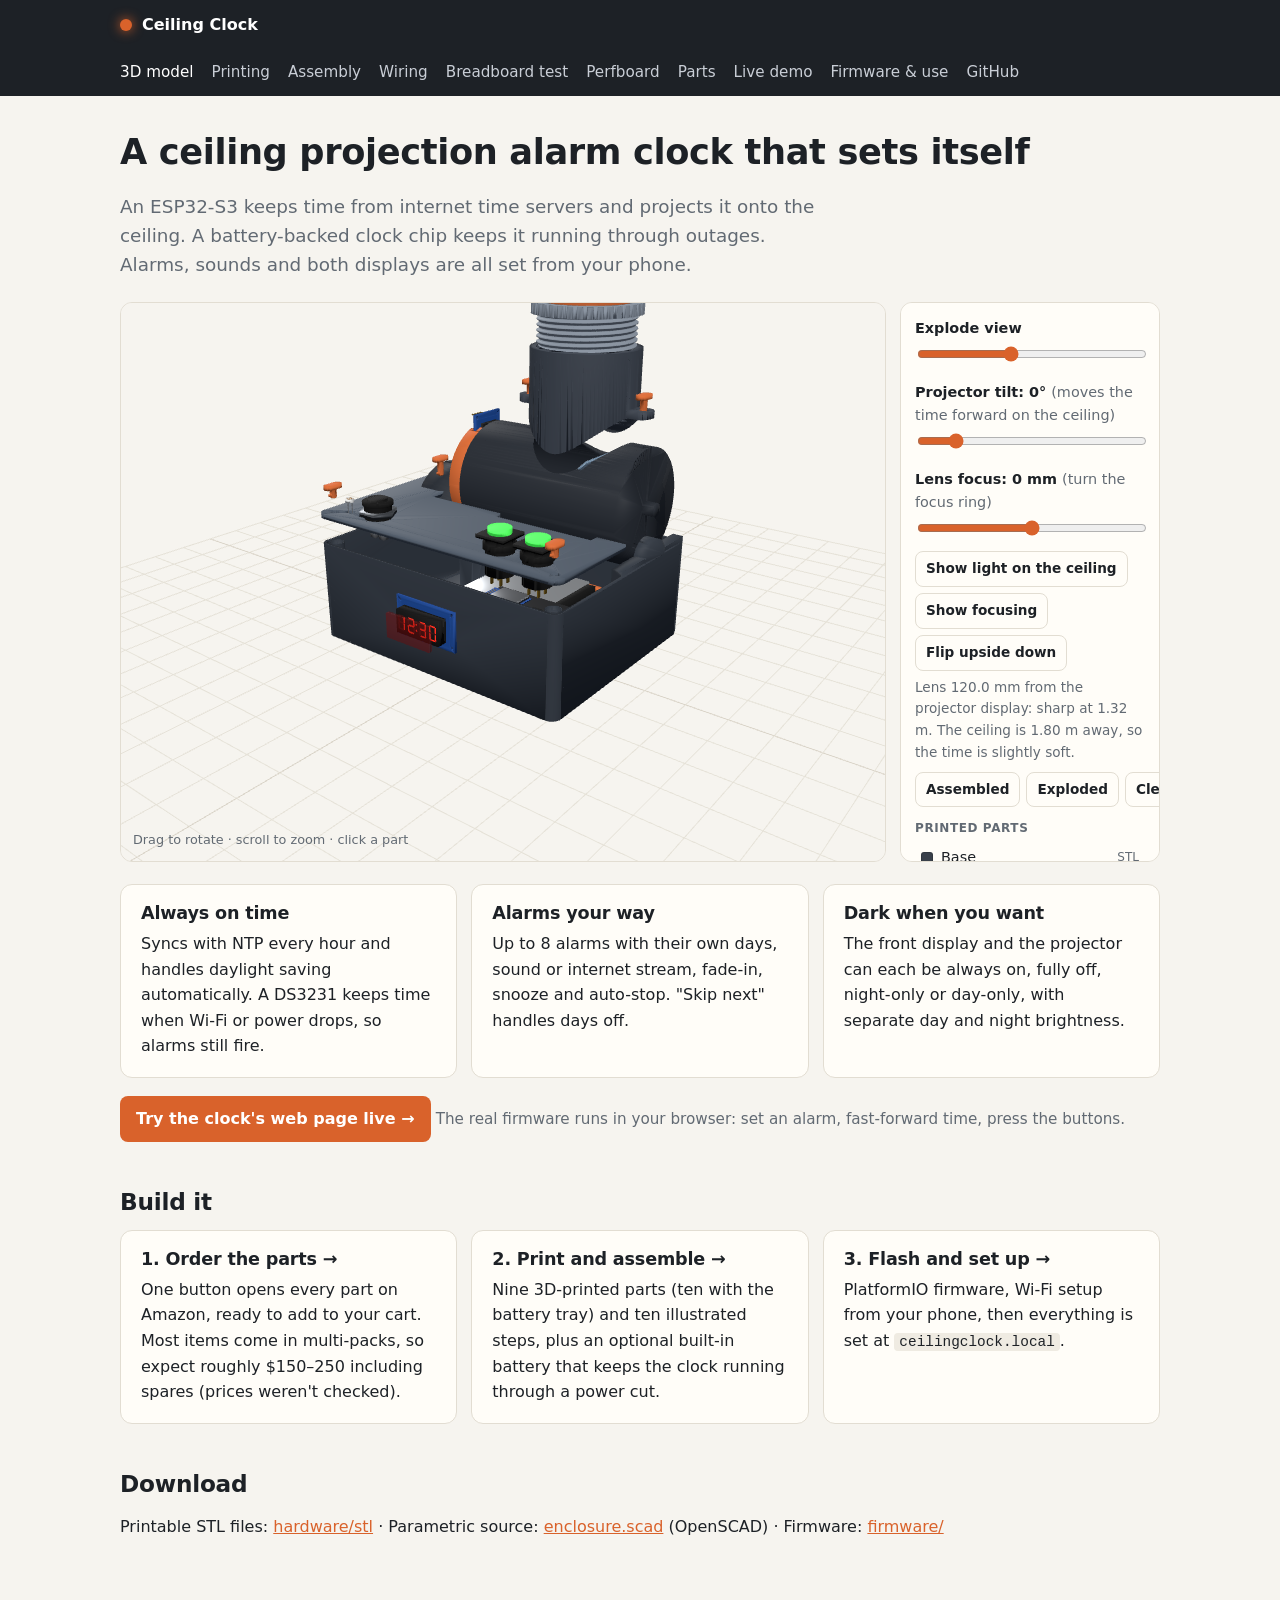
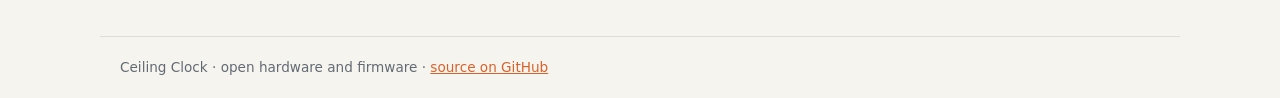
<file: docs/index.html>
<!DOCTYPE html>
<html lang="en"><head>
<meta charset="utf-8"><meta name="viewport" content="width=device-width,initial-scale=1">
<title>Ceiling Clock: a Wi-Fi ceiling projection alarm clock</title>
<meta name="description" content="Build a Wi-Fi synced ceiling projection alarm clock with an ESP32-S3: 3D model, assembly steps, wiring and parts list.">
<link rel="stylesheet" href="style.css?v=20261030v">
<script type="importmap">{"imports":{"three":"./vendor/three.module.min.js","three/addons/":"./vendor/addons/"}}</script>
</head><body>
<header class="site"><div class="in">
<a class="brand" href="index.html"><span class="dot"></span>Ceiling Clock</a>
<nav><a href="index.html" class="on">3D model</a><a href="printing.html">Printing</a><a href="assembly.html">Assembly</a><a href="wiring.html">Wiring</a><a href="breadboard.html">Breadboard test</a><a href="perfboard.html">Perfboard</a><a href="parts.html">Parts</a><a href="demo/">Live demo</a><a href="firmware.html">Firmware &amp; use</a><a href="https://github.com/ScottYates/ceilingclock">GitHub</a></nav>
</div></header>
<main>
<h1>A ceiling projection alarm clock that sets itself</h1>
<p class="lead">An ESP32-S3 keeps time from internet time servers and projects it onto the ceiling. A battery-backed clock chip keeps it running through outages. Alarms, sounds and both displays are all set from your phone.</p>

<div class="viewer-wrap">
  <div class="viewer" id="viewer"><div class="loading" id="loading">Loading 3D model…</div><div class="hint">Drag to rotate · scroll to zoom · click a part</div></div>
  <div class="panel">
    <label class="range" for="explode">Explode view</label>
    <input type="range" id="explode" min="0" max="100" value="0">
    <label class="range" for="tilt" style="margin-top:12px">Projector tilt: <b id="tiltv">0°</b> <span style="font-weight:400;color:var(--mut)">(moves the time forward on the ceiling)</span></label>
    <input type="range" id="tilt" min="-5" max="30" step="5" value="0">
    <label class="range" for="focus" style="margin-top:12px">Lens focus: <b id="focusv">0 mm</b> <span style="font-weight:400;color:var(--mut)">(turn the focus ring)</span></label>
    <input type="range" id="focus" min="-5" max="5" step="0.5" value="0">
    <div style="display:flex;gap:6px;margin-top:8px;flex-wrap:wrap">
      <button class="btn ghost" id="bBeam" style="padding:6px 10px;font-size:.85rem">Show light on the ceiling</button>
      <button class="btn ghost" id="bFocus" style="padding:6px 10px;font-size:.85rem">Show focusing</button>
      <button class="btn ghost" id="bFlip" style="padding:6px 10px;font-size:.85rem">Flip upside down</button>
    </div>
    <p id="optics" style="font-size:.85rem;color:var(--mut);margin:6px 0 0"></p>
    <div style="display:flex;gap:6px;margin-top:8px">
      <button class="btn ghost" id="bAsm" style="padding:6px 10px;font-size:.85rem">Assembled</button>
      <button class="btn ghost" id="bExp" style="padding:6px 10px;font-size:.85rem">Exploded</button>
      <button class="btn ghost" id="bClr" style="padding:6px 10px;font-size:.85rem">Clear</button>
    </div>
    <ul class="legend" id="legend"></ul>
  </div>
</div>

<div class="grid3">
  <div class="card"><h3>Always on time</h3>Syncs with NTP every hour and handles daylight saving automatically. A DS3231 keeps time when Wi-Fi or power drops, so alarms still fire.</div>
  <div class="card"><h3>Alarms your way</h3>Up to 8 alarms with their own days, sound or internet stream, fade-in, snooze and auto-stop. "Skip next" handles days off.</div>
  <div class="card"><h3>Dark when you want</h3>The front display and the projector can each be always on, fully off, night-only or day-only, with separate day and night brightness.</div>
</div>

<p style="margin:18px 0"><a class="btn" href="demo/">Try the clock's web page live →</a> <span style="color:var(--mut);font-size:.95rem">The real firmware runs in your browser: set an alarm, fast-forward time, press the buttons.</span></p>

<h2>Build it</h2>
<div class="grid3">
  <a class="card" href="parts.html" style="text-decoration:none;color:inherit"><h3>1. Order the parts →</h3>One button opens every part on Amazon, ready to add to your cart. Most items come in multi-packs, so expect roughly $150–250 including spares (prices weren't checked).</a>
  <a class="card" href="assembly.html" style="text-decoration:none;color:inherit"><h3>2. Print and assemble →</h3>Nine 3D-printed parts (ten with the battery tray) and ten illustrated steps, plus an optional built-in battery that keeps the clock running through a power cut.</a>
  <a class="card" href="firmware.html" style="text-decoration:none;color:inherit"><h3>3. Flash and set up →</h3>PlatformIO firmware, Wi-Fi setup from your phone, then everything is set at <code>ceilingclock.local</code>.</a>
</div>

<h2>Download</h2>
<p>Printable STL files: <a href="https://github.com/ScottYates/ceilingclock/tree/main/hardware/stl">hardware/stl</a> · Parametric source: <a href="https://github.com/ScottYates/ceilingclock/blob/main/hardware/enclosure.scad">enclosure.scad</a> (OpenSCAD) · Firmware: <a href="https://github.com/ScottYates/ceilingclock/tree/main/firmware">firmware/</a></p>
</main>
<footer>Ceiling Clock · open hardware and firmware · <a href="https://github.com/ScottYates/ceilingclock">source on GitHub</a></footer>

<script type="module">
import { createViewer } from './js/viewer.js?v=20261120b';
import { PARTS } from './js/parts.js?v=20261120b';
import { STEPS } from './js/steps.js?v=20261120b';
import { optics } from './js/optics.js?v=20261120b';

const v = createViewer(document.getElementById('viewer'));
const ex = document.getElementById('explode');
const legend = document.getElementById('legend');
let selected = null;

const groups = [['Printed parts', 'print'], ['Electronics & optics', 'part']];
for (const [title, kind] of groups) {
  const h = document.createElement('h4'); h.textContent = title; legend.appendChild(h);
  for (const [name, p] of Object.entries(PARTS)) {
    if (p.kind !== kind) continue;
    const li = document.createElement('li');
    li.dataset.name = name;
    li.innerHTML = `<span class="sw" style="background:#${p.color.toString(16).padStart(6, '0')}"></span>${p.label}` +
      (kind === 'print' ? `<a class="k" href="https://github.com/ScottYates/ceilingclock/blob/main/hardware/stl/${p.stl || name}.stl" title="View STL" onclick="event.stopPropagation()">STL</a>` : '');
    li.onclick = () => select(selected === name ? null : name);
    legend.appendChild(li);
  }
}
function select(name) {
  selected = name;
  v.setState({ highlight: name ? [name] : [] });
  legend.querySelectorAll('li').forEach((li) => li.classList.toggle('on', li.dataset.name === name));
}
v.onPick((name) => select(name && name !== selected ? name : null));
ex.oninput = () => v.setState({ explode: ex.value / 100 });
const tl = document.getElementById('tilt'), tv = document.getElementById('tiltv');
const fo = document.getElementById('focus'), fv = document.getElementById('focusv');
function showOptics() {
  const o = optics(v.focus, v.tilt);
  document.getElementById('optics').textContent = `Lens ${o.v.toFixed(1)} mm from the projector display: sharp at ${(o.sharpAt / 1000).toFixed(2)} m. ` +
    `The ceiling is ${(o.D / 1000).toFixed(2)} m away, so the time is ${o.verdict}` + (v.tilt ? ` and lands ${Math.round(o.forward / 10)} cm forward.` : '.');
  document.getElementById('bBeam').textContent = v.beam ? 'Hide the light' : 'Show light on the ceiling';
}
const showTilt = (d) => { tl.value = d; tv.textContent = d + '°'; showOptics(); };
const showFocus = (f) => { fo.value = f; fv.textContent = (f > 0 ? '+' : '') + f + ' mm'; showOptics(); };
tl.oninput = () => { v.setState({ tilt: +tl.value }); showTilt(+tl.value); };
fo.oninput = () => { v.setState({ focus: +fo.value }); showFocus(+fo.value); };
const BEAM_CAM = { camera: [2500, 450, 2900], target: [0, 1000, 250] };
document.getElementById('bBeam').onclick = () => {
  const on = !v.beam;
  v.setState(on ? { beam: true, explode: 0, ...BEAM_CAM } : { beam: false, camera: [300, 250, 390], target: [0, 40, 0] });
  ex.value = 0; showOptics();
};
// Flip upside down: same as the clock's "Flip projection" button; shows the light so you can see it turn
document.getElementById('bFlip').onclick = () => {
  const s = { flip: !v.flip };
  if (!v.beam) Object.assign(s, { beam: true, explode: 0, ...BEAM_CAM });
  v.setState(s); ex.value = 0;
  document.getElementById('bFlip').textContent = v.flip ? 'Flip back upright' : 'Flip upside down';
  showOptics();
};
// Show focusing: the light on the ceiling, then the sleeve slides from blurry to sharp
let focusAnim = null;
document.getElementById('bFocus').onclick = () => {
  cancelAnimationFrame(focusAnim);
  v.setState({ beam: true, explode: 0, ...BEAM_CAM }); ex.value = 0;
  const path = [[0, 4], [1400, -3], [2600, 1.5], [3500, -0.8], [4200, 0]];   // overshoot and settle, like turning by hand
  const t0 = performance.now();
  const step = () => {
    const t = performance.now() - t0;
    let f = 0;
    for (let i = 1; i < path.length; i++) if (t <= path[i][0]) { const [ta, fa] = path[i - 1], [tb, fb] = path[i]; const k = (t - ta) / (tb - ta); f = fa + (fb - fa) * (0.5 - Math.cos(Math.PI * k) / 2); break; }
    if (t > path[path.length - 1][0]) f = 0;
    f = Math.round(f * 10) / 10;
    v.setState({ focus: f }); showFocus(f);
    if (t <= path[path.length - 1][0]) focusAnim = requestAnimationFrame(step);
  };
  step();
};
const anim = (to) => { v.setState({ explode: to, animate: true }); ex.value = to * 100; };
document.getElementById('bAsm').onclick = () => anim(0);
document.getElementById('bExp').onclick = () => anim(1);
document.getElementById('bClr').onclick = () => select(null);

v.ready.then(() => {
  document.getElementById('loading').remove();
  // index.html#step=N shows assembly step N (used by the assembly page's "Open in 3D" links)
  const m = location.hash.match(/step=(\d+)/);
  if (m && STEPS[+m[1]]) { const s = STEPS[+m[1]].view; v.setState({ tilt: 0, focus: 0, beam: false, ...s }); ex.value = s.explode * 100; showTilt(s.tilt || 0); showFocus(s.focus || 0); }
  else { showOptics(); setTimeout(() => anim(0.4), 400); }
  window.__viewerReady = true;
}).catch((e) => { document.getElementById('loading').textContent = 'Could not load the 3D model: ' + e.message; });
window.__viewer = v;
window.__steps = STEPS;
</script>
</body></html>
</file>
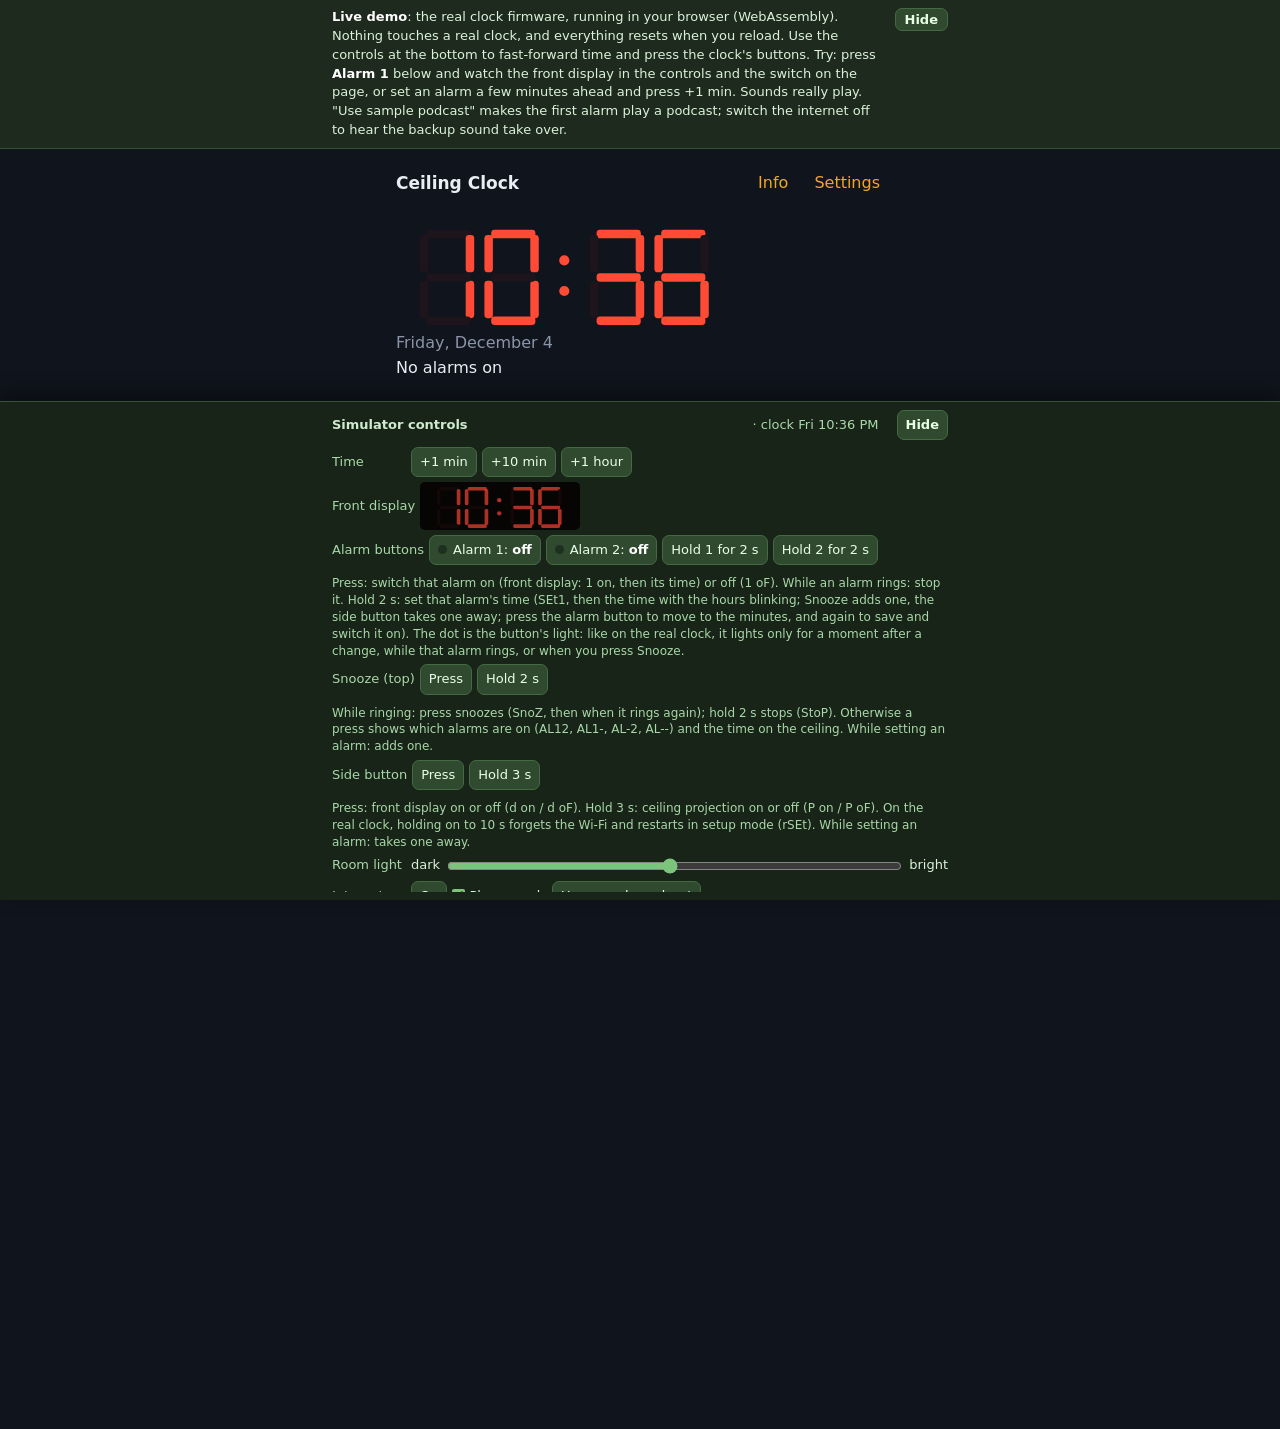
<file: docs/demo/index.html>
<!DOCTYPE html>
<html lang="en"><head><meta charset="utf-8">
<meta name="viewport" content="width=device-width,initial-scale=1,viewport-fit=cover">
<meta name="theme-color" content="#10141c">
<meta name="color-scheme" content="dark">
<meta name="darkreader-lock">
<title>Ceiling Clock (live demo)</title>
<style>
:root{color-scheme:dark;--bg:#10141c;--grp:#192030;--line:#273046;--fg:#e9edf4;--mut:#8b95aa;--on:#f5a524;--led:#ff4a35;--bad:#ff6b6b;--r:14px}
*{box-sizing:border-box}html{-webkit-text-size-adjust:100%}
body{margin:0;background:var(--bg);color:var(--fg);font:16px/1.45 system-ui,-apple-system,"Segoe UI",Roboto,sans-serif}
main{max-width:520px;margin:auto;padding:12px 16px 40px}
button,input,select{font:inherit;color:inherit}
button{cursor:pointer}
:focus-visible{outline:2px solid var(--on);outline-offset:2px}
[hidden]{display:none!important}
.top{display:flex;align-items:center;justify-content:space-between;min-height:44px}
.top h1{font-size:17px;font-weight:600;margin:0}
.link{background:none;border:0;color:var(--on);padding:10px 4px;font-size:16px}
.links{display:flex;gap:18px}
.back{padding-left:0}
h2{font-size:15px;font-weight:500;color:var(--mut);margin:26px 4px 8px}
.grp{background:var(--grp);border-radius:var(--r);overflow:hidden}
.row{display:flex;align-items:center;gap:12px;padding:12px 16px;min-height:52px;border-top:1px solid var(--line)}
.row:first-child{border-top:0}
.row .grow{flex:1;min-width:0}
.row small{display:block;color:var(--mut);font-size:13px;margin-top:1px}
.tap{width:100%;text-align:left;background:none;border:0;border-top:1px solid var(--line)}
.grp>.tap:first-child{border-top:0}
.tap:active{background:#1f2738}
.note{color:var(--mut);font-size:13px;margin:8px 4px 0}
/* switch */
.sw{position:relative;width:51px;height:31px;flex:none}
.sw input{position:absolute;inset:0;opacity:0;margin:0;cursor:pointer;z-index:1}
.sw i{position:absolute;inset:0;border-radius:31px;background:#3a4357;transition:background .15s}
.sw i::after{content:"";position:absolute;left:2px;top:2px;width:27px;height:27px;border-radius:50%;background:#fff;transition:transform .15s}
.sw input:checked+i{background:var(--on)}.sw input:checked+i::after{transform:translateX(20px)}
.sw input:focus-visible+i{outline:2px solid var(--on);outline-offset:2px}
/* hero */
.hero{padding:18px 0 4px}
#face{display:block;width:100%;max-width:340px;height:auto}
#date{color:var(--mut);margin-top:6px}
#nextLine{margin-top:2px}#batLine{margin-top:2px;color:var(--mut);font-size:14px}
#warn{color:var(--bad);font-size:14px;margin-top:6px}
/* alarm list */
.al .t{font-size:30px;font-weight:300;font-variant-numeric:tabular-nums;letter-spacing:-.5px;line-height:1.1}
.al .t span{font-size:15px;margin-left:3px;color:var(--mut)}
.al.off .t,.al.off .lbl{color:var(--mut)}
.btn-tag{display:inline-block;font-size:12px;border:1px solid var(--line);border-radius:6px;padding:0 5px;margin-left:6px;color:var(--mut)}
.add{width:100%;margin-top:10px;padding:13px;border:1px dashed var(--line);border-radius:var(--r);background:none;color:var(--on)}
/* ringing */
#ring{background:var(--on);color:#1a1205;border-radius:var(--r);padding:16px;margin-top:10px}
#ring b{display:block;font-size:20px}
#ring .acts{display:flex;gap:10px;margin-top:12px}
#ring button{flex:1;padding:14px;border:0;border-radius:10px;font-weight:600;font-size:17px}
#ring .snz{background:#1a1205;color:var(--on)}#ring .stp{background:#fff3dc;color:#1a1205}
/* editor + settings fields */
input[type=text],input[type=url],input[type=password],select,input[type=time]{background:#0f141e;border:1px solid var(--line);border-radius:10px;padding:9px 10px;min-width:0}
.row input[type=text],.row input[type=url],.row input[type=password]{flex:1}
.row select{max-width:60%}
#eTime{font-size:44px;font-weight:300;padding:6px 10px;width:100%;text-align:center;color-scheme:dark;font-variant-numeric:tabular-nums}
.days{display:flex;gap:6px;justify-content:space-between;width:100%}
.days button{flex:1;aspect-ratio:1;max-width:44px;border-radius:50%;border:1px solid var(--line);background:none;font-size:14px}
.days button.on{background:var(--on);border-color:var(--on);color:#1a1205;font-weight:600}
.chips{display:flex;gap:6px;flex-wrap:wrap;width:100%}
.chips button{flex:1;border:1px solid var(--line);background:none;border-radius:99px;padding:5px 6px;font-size:13px;color:var(--mut);white-space:nowrap}
.chips button.on{color:var(--fg);border-color:var(--mut)}
input[type=range]{flex:1;accent-color:var(--on);min-width:0}
.val{min-width:40px;text-align:right;color:var(--mut);font-variant-numeric:tabular-nums}
.pbtn{border:0;border-radius:10px;padding:9px 14px;background:#2a3346}
.danger{color:var(--bad)}
details>summary{list-style:none;cursor:pointer;padding:14px 16px;color:var(--on)}
details>summary::-webkit-details-marker{display:none}
details[open]>summary{border-bottom:1px solid var(--line)}
.prev{display:grid;grid-template-columns:1.4fr 1fr;gap:10px;padding:12px 16px}
.prev p{margin:0 0 4px;font-size:13px;color:var(--mut)}
.prev svg{display:block;width:100%;height:auto;border-radius:8px}
#toast{position:fixed;left:50%;bottom:20px;transform:translateX(-50%);background:#000c;color:#fff;padding:8px 14px;border-radius:10px;font-size:14px;opacity:0;transition:opacity .2s;pointer-events:none}
#toast.show{opacity:1}
@media (prefers-reduced-motion:reduce){*{transition:none!important}}
</style></head><body><main>

<!-- ============ home ============ -->
<section id="vHome">
 <div class="top"><h1>Ceiling Clock</h1><span class="links"><button class="link" onclick="go('info')">Info</button><button class="link" onclick="go('settings')">Settings</button></span></div>
 <div id="ring" hidden><b id="ringTxt">Alarm</b><span id="ringSub"></span>
  <div class="acts"><button class="snz" id="bSnz" onclick="act('snooze')">Snooze</button><button class="stp" onclick="act('dismiss')">Stop</button></div></div>
 <div class="hero">
  <svg id="face" viewBox="0 0 200 60" role="img" aria-label="Current time"></svg>
  <div id="date"></div>
  <div id="nextLine"></div>
  <div id="batLine" hidden></div>
  <div id="warn" hidden></div>
 </div>
 <h2>Alarms</h2>
 <div class="grp" id="alarms"></div>
 <button class="add" onclick="addAlarm()">Add alarm</button>
 <p class="note">The two alarm buttons on the clock switch alarms 1 and 2 on and off.</p>
 <h2>Displays</h2>
 <div class="grp">
  <div class="row"><div class="grow">Front display<small id="fSub"></small></div><label class="sw"><input type="checkbox" id="tFront" onchange="toggleDisp('front',this.checked)" aria-label="Front display"><i></i></label></div>
  <div class="row"><div class="grow">Ceiling projection<small id="pSub"></small></div><label class="sw"><input type="checkbox" id="tProj" onchange="toggleDisp('proj',this.checked)" aria-label="Ceiling projection"><i></i></label></div>
 </div>
</section>

<!-- ============ one alarm ============ -->
<section id="vAlarm" hidden>
 <div class="top"><button class="link back" onclick="go('')">‹ Alarms</button><button class="link" onclick="go('')">Done</button></div>
 <input type="time" id="eTime" aria-label="Alarm time">
 <p class="note" id="eBtn"></p>
 <h2>Repeat</h2>
 <div class="grp"><div class="row"><div class="days" id="eDays"></div></div>
  <div class="row"><div class="chips" id="eChips"></div></div></div>
 <h2>Alarm</h2>
 <div class="grp">
  <div class="row"><div class="grow">On</div><label class="sw"><input type="checkbox" id="eOn" aria-label="Alarm on"><i></i></label></div>
  <div class="row"><span>Name</span><input type="text" id="eLabel" maxlength="40"></div>
  <div class="row"><span>Sound</span><select id="eSound" class="grow" style="max-width:none"></select></div>
  <input type="file" id="eUp" accept=".mp3,.wav,.m4a,.aac,.flac,.ogg,.opus" hidden>
  <div class="row" id="eStreamRow" hidden><div class="grow"><input type="url" id="eStream" placeholder="Paste a radio, MP3 or podcast feed link" style="width:100%"><small id="eFeed"></small></div></div>
  <div class="row" id="eBackRow" hidden><div class="grow">Backup sound<small>Rings if the link hasn't started after 25 seconds, or drops out. A podcast feed plays its newest episode, looked up every hour.</small></div><select id="eBack"></select></div>
  <div class="row"><span>Volume</span><input type="range" id="eVol" min="6" max="21"><span class="val" id="eVolV"></span></div>
  <div class="row"><button class="pbtn" id="ePlay">Play</button><button class="pbtn" onclick="act('stop')">Stop</button><span class="grow"></span><button class="pbtn" id="eRing">Ring now</button></div>
 </div>
 <h2>More</h2>
 <div class="grp"><details id="eMore"><summary>Fade-in, snooze, how long it rings</summary>
  <div class="row"><span class="grow">Fade in over</span><select id="eRamp"></select></div>
  <div class="row"><span class="grow">Snooze for</span><select id="eSnooze"></select></div>
  <div class="row"><span class="grow">Stop ringing after</span><select id="eMax"></select></div>
  <div class="row"><div class="grow">Skip the next one<small>Then it carries on as usual</small></div><label class="sw"><input type="checkbox" id="eSkip" aria-label="Skip the next one"><i></i></label></div>
 </details></div>
 <div class="grp" style="margin-top:26px"><button class="row tap danger" onclick="delAlarm()">Delete alarm</button></div>
</section>

<!-- ============ settings ============ -->
<section id="vSettings" hidden>
 <div class="top"><button class="link back" onclick="go('')">‹ Clock</button><h1>Settings</h1><span style="width:60px"></span></div>

 <h2>Displays</h2>
 <div class="grp">
  <div class="row"><span class="grow">Front display</span><select id="sFMode"></select></div>
  <div class="row"><span>Day</span><input type="range" min="0" max="7" id="sFDay"><span class="val" id="sFDayV"></span></div>
  <div class="row"><span>Night</span><input type="range" min="0" max="7" id="sFNight"><span class="val" id="sFNightV"></span></div>
 </div>
 <div class="grp" style="margin-top:12px">
  <div class="row"><span class="grow">Ceiling projection</span><select id="sPMode"></select></div>
  <div class="row"><span>Day</span><input type="range" min="0" max="7" id="sPDay"><span class="val" id="sPDayV"></span></div>
  <div class="row"><span>Night</span><input type="range" min="0" max="7" id="sPNight"><span class="val" id="sPNightV"></span></div>
 </div>
 <div class="grp" style="margin-top:12px">
  <div class="row"><div class="grow">Light up while an alarm rings<small>Even if a display is switched off</small></div><label class="sw"><input type="checkbox" id="sShow" aria-label="Light up while an alarm rings"><i></i></label></div>
 </div>

 <h2>Ceiling picture</h2>
 <div class="grp">
  <div class="prev"><div><p>On the ceiling</p><svg id="ceil" viewBox="0 0 336 192"></svg></div><div><p>Projector display</p><svg id="modSvg" viewBox="0 0 200 60"></svg></div></div>
  <div class="row"><span class="grow">Mirror left to right</span><label class="sw"><input type="checkbox" id="sMx" aria-label="Mirror left to right"><i></i></label></div>
  <div class="row"><span class="grow">Mirror top to bottom</span><label class="sw"><input type="checkbox" id="sMy" aria-label="Mirror top to bottom"><i></i></label></div>
  <div class="row"><span class="grow">Turn upside down</span><label class="sw"><input type="checkbox" id="sUd" aria-label="Turn upside down"><i></i></label></div>
  <button class="row tap" onclick="act('peek')" style="color:var(--on)">Show the ceiling time for 15 seconds</button>
 </div>
 <p class="note">The lens and mirror flip the picture. Change these until the time reads right from your pillow.</p>

 <h2>Night</h2>
 <div class="grp">
  <div class="row"><span class="grow">From</span><input type="time" id="sNStart"></div>
  <div class="row"><span class="grow">Until</span><input type="time" id="sNEnd"></div>
  <div class="row"><div class="grow">Also when the room is dark<small id="sLdrNow"></small></div><label class="sw"><input type="checkbox" id="sLdr" aria-label="Also when the room is dark"><i></i></label></div>
  <div class="row" id="sLdrRow"><span>Dark below</span><input type="range" min="0" max="4095" step="25" id="sLdrT"><span class="val" id="sLdrTV"></span></div>
 </div>
 <p class="note">At night the displays and the alarm buttons' lights use their night brightness.</p>

 <h2>Sounds</h2>
 <div class="grp" id="sounds"></div>
 <div class="grp" style="margin-top:12px"><label class="row tap" style="color:var(--on);cursor:pointer">Upload a sound (MP3 or WAV)<input type="file" id="upfile" accept=".mp3,.wav,.m4a,.aac,.flac,.ogg,.opus" hidden onchange="upload()"></label></div>
 <p class="note" id="fs"></p>

 <h2>Time</h2>
 <div class="grp">
  <div class="row"><span class="grow">24-hour clock</span><label class="sw"><input type="checkbox" id="sH24" aria-label="24-hour clock"><i></i></label></div>
  <div class="row"><span>Time zone</span><select id="sTz" class="grow"></select></div>
  <div class="row" id="sTzRow" hidden><input type="text" id="sTzCustom" placeholder="POSIX time zone, e.g. CST6CDT,M3.2.0,M11.1.0"></div>
  <div class="row"><span>Time server</span><input type="text" id="sNtp"></div>
  <button class="row tap" onclick="act('resync').then(()=>toast('Syncing time'))" style="color:var(--on)">Sync the time now</button>
 </div>


 <h2>Battery</h2>
 <div class="grp">
  <div class="row"><div class="grow" id="sBatNow">No battery base found</div></div>
  <div class="row"><span>Charge to</span><input type="range" min="50" max="100" step="5" id="sChg"><span class="val" id="sChgV"></span></div>
 </div>
 <p class="note">Charging stops here and starts again 3 points below, which is easier on the battery than keeping it full. 80% runs the clock for a few days; set 100% before a storm. On battery both displays use their night brightness.</p>

 <h2>Security and updates</h2>
 <div class="grp">
  <div class="row"><span>Password</span><input type="password" id="sPw" placeholder="None" autocomplete="new-password"></div>
  <div class="row"><div class="grow">Trusted computers<small>These don't need the password; every other phone or computer does. They're known by their address on your home network, so give each one a fixed address in your router.</small></div></div>
  <div id="sTrust"></div>
  <button class="row tap" id="sTrustMe" onclick="trustMe()" style="color:var(--on)" hidden></button>
  <label class="row tap" style="color:var(--on);cursor:pointer">Update firmware (.bin file)<input type="file" id="fwfile" accept=".bin" hidden onchange="fwUpdate()"></label>
 </div>
 <p class="note">With a password set, the page asks for user name admin and that password, except on a trusted computer.</p>
</section>
<section id="vInfo" hidden>
 <div class="top"><button class="link back" onclick="go('')">‹ Clock</button><h1>Info</h1><span style="width:60px"></span></div>
 <h2>Buttons on the clock</h2>
 <div class="grp">
  <div class="row"><div class="grow">Alarm 1 and Alarm 2<small>Press: switch that alarm on (the front display shows "1 on", then its time, and the button lights for a moment) or off ("1 oF", two blinks). While an alarm rings, either one stops it. Hold 2 s to set that alarm's time: "SEt1", then the time (24-hour) with the hours blinking. Snooze adds one, the side button takes one away (hold to go faster). Press the alarm button to move to the minutes, and again to save; that also switches the alarm on. Leave it 30 s to keep the old time ("CAnC").</small></div></div>
  <div class="row"><div class="grow">Snooze (top)<small>While ringing: press to snooze ("SnoZ", then when it rings again); hold 2 s to stop ("StoP"). Otherwise: shows which alarms are on ("AL12" both, "AL1-" only alarm 1, "AL--" none), lights their buttons, and shows the time on the ceiling for 15 s. While setting an alarm: adds one.</small></div></div>
  <div class="row"><div class="grow">Side button<small>Press: front display on or off ("d on" / "d oF"). Hold 3 s: ceiling projection on or off ("P on" / "P oF"). Keep holding to 10 s: forget the Wi-Fi and restart in setup mode ("rSEt"). While setting an alarm: takes one away.</small></div></div>
  <div class="row"><div class="grow">Messages<small>Changes made on this page show on the front display too, so the clock always says what just happened.</small></div></div>
 </div>
 <h2>System</h2>
 <div class="grp">
  <div class="row"><div class="grow">Processor<small id="yCpuS">&nbsp;</small></div><span class="val" id="yCpu">…</span></div>
  <div class="row"><div class="grow">Memory<small id="yMemS">&nbsp;</small></div><span class="val" id="yMem">…</span></div>
  <div class="row"><div class="grow">Extra memory (PSRAM)<small id="yPsS">&nbsp;</small></div><span class="val" id="yPs">…</span></div>
  <div class="row"><div class="grow">Storage<small>Sounds and settings</small></div><span class="val" id="yFs">…</span></div>
  <div class="row"><div class="grow">Firmware<small id="yAppS">&nbsp;</small></div><span class="val" id="yApp">…</span></div>
  <div class="row"><div class="grow">Running for<small id="yUpS">&nbsp;</small></div><span class="val" id="yUp">…</span></div>
 </div>
 <p class="note">Updates every 2 seconds while this page is open.</p>
 <p class="note" id="sys"></p>
</section>
</main><div id="toast" role="status"></div>
<script src="sim.js?v=22"></script>
<script>
const $=id=>document.getElementById(id);let C=null,S=[],ST=null,cur=-1;
const DN=['S','M','T','W','T','F','S'],DNL=['Sun','Mon','Tue','Wed','Thu','Fri','Sat'];
const MODES=[[0,'Always'],[2,'Only at night'],[3,'Only in daytime'],[1,'Off']];
const TZ=[['Eastern (US)','EST5EDT,M3.2.0,M11.1.0'],['Central (US)','CST6CDT,M3.2.0,M11.1.0'],['Mountain (US)','MST7MDT,M3.2.0,M11.1.0'],['Arizona','MST7'],
 ['Pacific (US)','PST8PDT,M3.2.0,M11.1.0'],['Alaska','AKST9AKDT,M3.2.0,M11.1.0'],['Hawaii','HST10'],['UK and Ireland','GMT0BST,M3.5.0/1,M10.5.0'],
 ['Central Europe','CET-1CEST,M3.5.0,M10.5.0/3'],['Eastern Europe','EET-2EEST,M3.5.0/3,M10.5.0/4'],['UTC','UTC0']];
let tt;const toast=t=>{const e=$('toast');e.textContent=t;e.classList.add('show');clearTimeout(tt);tt=setTimeout(()=>e.classList.remove('show'),2200)};
const hm=m=>String(Math.floor(m/60)).padStart(2,'0')+':'+String(m%60).padStart(2,'0');
const mh=s=>{const[a,b]=(s||'0:0').split(':');return(+a)*60+(+b)};
const esc=s=>String(s).replace(/[&<>"]/g,c=>({'&':'&amp;','<':'&lt;','>':'&gt;','"':'&quot;'}[c]));
async function act(d,extra=''){await fetch('/api/action?do='+d+extra,{method:'POST'});poll()}
function clock12(h,m){if(C&&C.hour24)return[hm(h*60+m),''];return[(h%12||12)+':'+String(m).padStart(2,'0'),h<12?'AM':'PM']}
function fmtWhen(ep){const d=new Date(ep*1000),n=new Date(ST?ST.now*1000:Date.now()),t=clock12(d.getHours(),d.getMinutes()).join(' ').trim();
 const days=Math.round((new Date(d.getFullYear(),d.getMonth(),d.getDate())-new Date(n.getFullYear(),n.getMonth(),n.getDate()))/864e5);
 return (days==0?'today':days==1?'tomorrow':DNL[d.getDay()])+' at '+t}
function daysText(a){const d=a.days;if(!d)return'Once';if(d==127)return'Every day';if(d==62)return'Weekdays';if(d==65)return'Weekends';
 return DNL.filter((_,b)=>d>>b&1).join(', ')}

// ---- 7-segment drawing (TM1637 bit order; bit 0x80 of digit 1 is the colon)
const SEG=[0x3F,0x06,0x5B,0x4F,0x66,0x6D,0x7D,0x07,0x7F,0x6F];
function segDigit(x,m,col,off){const P=[[4,0,26,5],[27,3,5,22],[27,30,5,22],[4,51,26,5],[0,30,5,22],[0,3,5,22],[4,25.5,26,5]];
 return P.map((p,i)=>`<rect x="${x+p[0]}" y="${4+p[1]}" width="${p[2]}" height="${p[3]}" rx="2" fill="${(m>>i)&1?col:off}"/>`).join('')}
function segs4(g,col,off,bg){return `<rect width="200" height="60" rx="6" fill="${bg}"/>`+segDigit(14,g[0],col,off)+segDigit(52,g[1],col,off)+
 `<circle cx="99" cy="22" r="3" fill="${g[1]&0x80?col:off}"/><circle cx="99" cy="40" r="3" fill="${g[1]&0x80?col:off}"/>`+segDigit(114,g[2],col,off)+segDigit(152,g[3],col,off)}
function timeSegs(s){if(!s.timeValid)return[0x40,0xC0,0x40,0x40];const d=new Date(s.now*1000);let h=d.getHours(),m=d.getMinutes();const h24=C&&C.hour24;
 if(!h24){h%=12;if(!h)h=12}return[(h24||h>=10)?SEG[Math.floor(h/10)]:0,SEG[h%10]|0x80,SEG[Math.floor(m/10)],SEG[m%10]]}
function drawCeil(s){const lv=s.live||{},on=lv.projOn,a=0.3+0.7*(lv.projBright||0)/7,col=`rgba(255,74,53,${a})`;
 const t=(lv.timeSegs||[0,0,0,0]).slice();if(s.timeValid)t[1]|=0x80;
 $('ceil').innerHTML='<rect width="336" height="192" rx="8" fill="#07090e"/>'+(on?`<g transform="translate(18,46) scale(1.5)" style="filter:blur(1.2px)">${segs4(t,col,'rgba(0,0,0,0)','rgba(0,0,0,0)')}</g>`:
  '<text x="168" y="100" fill="#4a5266" font-size="16" text-anchor="middle" font-family="system-ui">Projection off</text>');
 $('modSvg').innerHTML=segs4(on?(lv.projSegs||[0,0,0,0]):[0,0,0,0],`rgba(255,74,53,${a})`,'#2a0f0d','#0b0708')}

// ---- screens
function go(v){location.hash=v}
function route(){const h=location.hash.slice(1);const m=h.match(/^alarm\/(\d+)$/);
 $('vHome').hidden=!!h;$('vSettings').hidden=h!='settings';$('vInfo').hidden=h!='info';$('vAlarm').hidden=!m;
 if(m&&C&&C.alarms[+m[1]]){cur=+m[1];fillEditor()}else{cur=-1;if(m)go('')}
 if(h=='settings'&&C)fillSettings();if(!h&&C)renderHome();window.scrollTo(0,0)}
window.addEventListener('hashchange',route);

// ---- System section: asked for every 2 s, only while Info is showing and the tab is visible
let sysT=null;
const kb=b=>b>=1048576?(b/1048576).toFixed(1)+' MB':Math.round(b/1024)+' KB';
function upText(t){const d=Math.floor(t/86400),h=Math.floor(t%86400/3600),m=Math.floor(t%3600/60);
 return d?d+' d '+h+' h':h?h+' h '+m+' min':m?m+' min':t+' s'}
async function sysPoll(){if($('vInfo').hidden||document.hidden)return;
 try{const y=await(await fetch('/api/sys')).json();
  $('yCpu').textContent=y.cpu[0]==null?'measuring':y.cpu[0]+'% and '+y.cpu[1]+'%';
  $('yCpuS').textContent='Two cores at '+y.mhz+' MHz, chip at '+Math.round(y.temp)+' °C, '+y.tasks+' tasks';
  $('yMem').textContent=kb(y.heapFree)+' free';
  $('yMemS').textContent='Of '+kb(y.heapTotal)+'. Lowest since restart '+kb(y.heapMin)+', largest free block '+kb(y.heapBig);
  $('yPs').textContent=kb(y.psFree)+' free';
  $('yPsS').textContent='Of '+kb(y.psTotal)+'. Lowest since restart '+kb(y.psMin);
  $('yFs').textContent=kb(y.fsTotal-y.fsUsed)+' free of '+kb(y.fsTotal);
  $('yApp').textContent=(y.appSlot?Math.round(y.appUsed*100/y.appSlot):0)+'% full';
  $('yAppS').textContent=kb(y.appUsed)+' of the '+kb(y.appSlot)+' space an update has to fit in';
  $('yUp').textContent=upText(y.up);
  $('yUpS').textContent='Last restart: '+y.reset+'. Wi-Fi '+y.rssi+' dBm';
 }catch(e){}}
function sysTimer(){const on=!$('vInfo').hidden&&!document.hidden;
 if(on&&!sysT){sysPoll();sysT=setInterval(sysPoll,2000)}else if(!on&&sysT){clearInterval(sysT);sysT=null}}
window.addEventListener('hashchange',sysTimer);document.addEventListener('visibilitychange',sysTimer);

// ---- saving: every change goes to the clock a moment later
let saveT=null,busy=0;
function saveSoon(){clearTimeout(saveT);saveT=setTimeout(saveNow,400)}
async function saveNow(){clearTimeout(saveT);saveT=null;busy++;
 try{const r=await fetch('/api/config',{method:'POST',headers:{'Content-Type':'application/json'},body:JSON.stringify(C)});
  if(!r.ok){toast('Not saved: the clock didn\'t answer');return}
  const n=await r.json();if(!saveT&&busy==1)C=n;toast('Saved')}
 catch(e){toast('Not saved: the clock didn\'t answer')}finally{busy--}}

// ---- home
function renderHome(){
 $('alarms').innerHTML=C.alarms.map((a,i)=>{const[t,ap]=clock12(a.hour,a.minute);
  return `<div class="row al ${a.enabled?'':'off'}"><button class="grow" style="background:none;border:0;text-align:left;padding:0" onclick="go('alarm/${i}')" aria-label="Edit ${esc(a.label)}">
  <div class="t">${t}<span>${ap}</span></div><small class="lbl">${a.label&&a.label!='Alarm'&&a.label!=daysText(a)?esc(a.label)+' · ':''}${daysText(a)}${a.skipNext&&a.enabled?' · skipping the next one':''}${i<2?`<span class="btn-tag">button ${i+1}</span>`:''}</small></button>
  <label class="sw"><input type="checkbox" ${a.enabled?'checked':''} onchange="setOn(${i},this.checked)" aria-label="${esc(a.label)} on"><i></i></label></div>`}).join('')
  ||'<div class="row"><span class="grow" style="color:var(--mut)">No alarms yet.</span></div>';
 dispRow('front','tFront','fSub');dispRow('proj','tProj','pSub')}
function dispRow(k,id,sub){const m=C[k].mode;$(id).checked=m!=1;$(sub).textContent=MODES.find(x=>x[0]==m)[1]}
function setOn(i,v){C.alarms[i].enabled=v;if(v)C.alarms[i].skipNext=false;renderHome();saveNow()}
async function toggleDisp(k,v){const m=C[k].mode;if((m!=1)!=v){await act(k=='front'?'front':'proj');C=await(await fetch('/api/config')).json();renderHome()}}
function addAlarm(){if(C.alarms.length>=8)return toast('The clock holds up to 8 alarms');
 C.alarms.push({enabled:true,hour:7,minute:0,days:62,skipNext:false,label:'Alarm',sound:'/sounds/beep.wav',stream:'',volume:12,rampSec:60,snoozeMin:9,maxRingMin:30});
 saveNow();go('alarm/'+(C.alarms.length-1))}

// ---- alarm editor
const RAMP=[[0,'No fade-in'],[30,'30 seconds'],[60,'1 minute'],[120,'2 minutes'],[300,'5 minutes'],[600,'10 minutes']];
const SNZ=[5,7,9,10,15,20,30].map(m=>[m,m+' minutes']),MAXR=[[5,'5 minutes'],[10,'10 minutes'],[15,'15 minutes'],[30,'30 minutes'],[60,'1 hour']];
function opts(list,val){if(!list.some(x=>x[0]==val))list=[...list,[val,val+'']].sort((a,b)=>a[0]-b[0]);return list.map(x=>`<option value="${x[0]}" ${x[0]==val?'selected':''}>${x[1]}</option>`).join('')}
const STREAM='stream:',UPLOAD='upload:',PRESET='preset:',UPOPT=`<option value="upload:">Upload a sound…</option>`;
// ready-made links in the sound list: a podcast feed plays its newest episode
const PRESETS=[['Up First from NPR (podcast)','https://feeds.npr.org/510318/podcast.xml']];
function presetOpts(u){return PRESETS.map((p,i)=>`<option value="${PRESET}${i}" ${u==p[1]?'selected':''}>${esc(p[0])}</option>`).join('')}let streamMode=false,lastStream='',upFor=null;
function soundOpts(sel){return S.map(x=>`<option ${x.path==sel?'selected':''} value="${esc(x.path)}">${esc(x.path.replace('/sounds/','').replace(/\.[^.]+$/,''))}</option>`).join('')}
function fillEditor(){const a=C.alarms[cur];
 $('eTime').value=hm(a.hour*60+a.minute);$('eOn').checked=a.enabled;$('eLabel').value=a.label;
 streamMode=!!a.stream;lastStream=a.stream||'';
 const isPre=PRESETS.some(p=>p[1]==a.stream);
 $('eSound').innerHTML=soundOpts(streamMode?'':a.sound)+presetOpts(a.stream)+`<option value="${STREAM}" ${streamMode&&!isPre?'selected':''}>Other internet radio or podcast…</option>`+UPOPT;
 $('eBack').innerHTML=soundOpts(a.sound)+UPOPT;showStream();$('eVol').value=a.volume;$('eVolV').textContent=Math.round(a.volume/21*100)+'%';
 $('eStream').value=a.stream||'';
 $('eRamp').innerHTML=opts(RAMP,a.rampSec);$('eSnooze').innerHTML=opts(SNZ,a.snoozeMin);$('eMax').innerHTML=opts(MAXR,a.maxRingMin);
 $('eSkip').checked=a.skipNext;$('eMore').open=false;
 $('eBtn').textContent=cur<2?'Alarm button '+(cur+1)+' on the clock switches this alarm on and off.':'';
 drawDays()}
function drawDays(){const a=C.alarms[cur];
 $('eDays').innerHTML=DN.map((n,b)=>`<button class="${a.days>>b&1?'on':''}" aria-pressed="${!!(a.days>>b&1)}" aria-label="${DNL[b]}" onclick="C.alarms[cur].days^=${1<<b};drawDays();saveSoon()">${n}</button>`).join('');
 $('eChips').innerHTML=[[62,'Weekdays'],[65,'Weekends'],[127,'Every day'],[0,'Once']].map(([d,n])=>`<button class="${a.days==d?'on':''}" onclick="C.alarms[cur].days=${d};drawDays();saveSoon()">${n}</button>`).join('')}
function ed(id,fn,ev='change'){$(id).addEventListener(ev,e=>{if(cur<0)return;fn(C.alarms[cur],e.target);saveSoon()})}
ed('eTime',(a,t)=>{const m=mh(t.value);a.hour=Math.floor(m/60);a.minute=m%60});
ed('eOn',(a,t)=>{a.enabled=t.checked});
ed('eLabel',(a,t)=>{a.label=t.value.trim()||'Alarm'});
function showStream(){$('eStreamRow').hidden=!streamMode;$('eBackRow').hidden=!streamMode;feedLine()}
function feedLine(){const el=$('eFeed');if(!el)return;const a=cur>=0&&C&&C.alarms[cur];const u=a&&a.stream;
 const f=u&&ST&&(ST.feeds||[]).find(x=>x.feed==u);
 el.textContent=!u?'':/\.(mp3|aac|m4a|ogg|opus|flac|wav|m3u8?|pls)([?#]|$)/i.test(u)?'':!f?(a.enabled?'Podcast feeds are checked within a minute; radio and MP3 links play as they are.':'Feeds are checked while the alarm is on.')
  :f.ok?'Newest episode: '+(f.title||'(untitled)')+(f.date?' · '+new Date(f.date*1000).toLocaleDateString([], {month:'short',day:'numeric'}):'')+' · checked '+(f.age<90?'just now':Math.round(f.age/60)+' min ago')
  :'Feed problem: '+f.err}
// "Internet radio or podcast" in the Sound list: the link plays, and the sound file becomes the backup
ed('eSound',(a,t)=>{if(t.value==UPLOAD)return pickUpload('eSound');if(t.value.startsWith(PRESET)){const p=PRESETS[+t.value.slice(PRESET.length)];streamMode=true;a.stream=p[1];$('eStream').value=p[1];showStream();return}if(t.value==STREAM){if(PRESETS.some(p=>p[1]==lastStream))lastStream='';streamMode=true;a.stream=lastStream;$('eStream').value=lastStream;showStream();if(!lastStream)$('eStream').focus()}
 else{streamMode=false;if(a.stream)lastStream=a.stream;a.stream='';a.sound=t.value;$('eBack').value=t.value;showStream()}});
ed('eBack',(a,t)=>{if(t.value==UPLOAD)return pickUpload('eBack');a.sound=t.value});
// "Upload a sound…" in either list: pick a file, send it to the clock, and use it there
function pickUpload(id){upFor=id;const a=C.alarms[cur];$(id).value=id=='eSound'&&streamMode?STREAM:a.sound;$('eUp').value='';$('eUp').click()}
$('eUp').addEventListener('change',async()=>{const f=$('eUp').files[0];if(!f||cur<0)return;const fd=new FormData();fd.append('file',f,f.name);toast('Uploading '+f.name+'…');
 const before=new Set(S.map(x=>x.path));const r=await fetch('/api/sounds',{method:'POST',body:fd});if(!r.ok){toast(await r.text());return}
 await loadSounds();const n=S.find(x=>!before.has(x.path))||S.find(x=>x.path.endsWith('/'+f.name));if(!n){toast('Uploaded, but it isn\'t in the list');return}
 const a=C.alarms[cur];a.sound=n.path;if(upFor=='eSound'){streamMode=false;if(a.stream)lastStream=a.stream;a.stream=''}
 fillEditor();toast('Uploaded '+f.name);saveSoon()});
ed('eVol',(a,t)=>{a.volume=+t.value;$('eVolV').textContent=Math.round(a.volume/21*100)+'%'},'input');
ed('eStream',(a,t)=>{a.stream=t.value.trim();lastStream=a.stream});
ed('eRamp',(a,t)=>{a.rampSec=+t.value});ed('eSnooze',(a,t)=>{a.snoozeMin=+t.value});ed('eMax',(a,t)=>{a.maxRingMin=+t.value});
ed('eSkip',(a,t)=>{a.skipNext=t.checked});
$('ePlay').onclick=()=>{const a=C.alarms[cur];act('test',(a.stream?'&stream='+encodeURIComponent(a.stream):'&sound='+encodeURIComponent(a.sound))+'&vol='+a.volume)};
$('eRing').onclick=async()=>{await saveNow();act('ring','&id='+cur)};
async function delAlarm(){if(!confirm('Delete this alarm?'))return;C.alarms.splice(cur,1);cur=-1;await saveNow();go('')}

function batText(b){const p=Math.round(b.pct)+'%';
 return b.state=='battery'?'On battery, '+p+(b.hoursLeft?', about '+(b.hoursLeft>=48?Math.round(b.hoursLeft/24)+' days':b.hoursLeft+' hours')+' left':''):
  b.state=='held'?'Battery '+p+', held at '+b.limit+'%':b.state=='full'?'Battery full':'Battery '+p+', charging to '+b.limit+'%'}
// ---- settings
function fillSettings(){const mo=MODES.map(x=>`<option value="${x[0]}">${x[1]}</option>`).join('');
 $('sFMode').innerHTML=mo;$('sPMode').innerHTML=mo;$('sFMode').value=C.front.mode;$('sPMode').value=C.proj.mode;
 for(const[id,v]of[['sFDay',C.front.dayBright],['sFNight',C.front.nightBright],['sPDay',C.proj.dayBright],['sPNight',C.proj.nightBright]]){$(id).value=v;$(id+'V').textContent=v}
 $('sShow').checked=C.showOnAlarm;$('sMx').checked=C.projMirrorX;$('sMy').checked=C.projMirrorY;$('sUd').checked=C.projUpsideDown;
 $('sNStart').value=hm(C.nightStart);$('sNEnd').value=hm(C.nightEnd);$('sLdr').checked=C.useLdr;$('sLdrT').value=C.ldrThreshold;$('sLdrTV').textContent=C.ldrThreshold;$('sLdrRow').hidden=!C.useLdr;
 $('sH24').checked=C.hour24;$('sNtp').value=C.ntp;$('sPw').value=C.webPassword||'';
 const known=TZ.some(z=>z[1]==C.tz);$('sTz').innerHTML=TZ.map(z=>`<option value="${z[1]}">${z[0]}</option>`).join('')+'<option value="">Other…</option>';
 $('sTz').value=known?C.tz:'';$('sTzRow').hidden=known;$('sTzCustom').value=C.tz;$('sChg').value=C.chargeLimit;$('sChgV').textContent=C.chargeLimit+'%';renderSounds();renderTrust()}
function st(id,fn,ev='change'){$(id).addEventListener(ev,e=>{fn(e.target);saveSoon()})}
st('sFMode',t=>C.front.mode=+t.value);st('sPMode',t=>C.proj.mode=+t.value);
for(const[id,k,f]of[['sFDay','front','dayBright'],['sFNight','front','nightBright'],['sPDay','proj','dayBright'],['sPNight','proj','nightBright']])
 st(id,t=>{C[k][f]=+t.value;$(id+'V').textContent=t.value},'input');
st('sShow',t=>C.showOnAlarm=t.checked);st('sMx',t=>C.projMirrorX=t.checked);st('sMy',t=>C.projMirrorY=t.checked);st('sUd',t=>C.projUpsideDown=t.checked);
st('sNStart',t=>C.nightStart=mh(t.value));st('sNEnd',t=>C.nightEnd=mh(t.value));
st('sLdr',t=>{C.useLdr=t.checked;$('sLdrRow').hidden=!t.checked});st('sLdrT',t=>{C.ldrThreshold=+t.value;$('sLdrTV').textContent=t.value},'input');
st('sChg',t=>{C.chargeLimit=+t.value;$('sChgV').textContent=t.value+'%'},'input');st('sH24',t=>C.hour24=t.checked);st('sNtp',t=>C.ntp=t.value.trim()||'pool.ntp.org');st('sPw',t=>C.webPassword=t.value);
st('sTz',t=>{$('sTzRow').hidden=!!t.value;if(t.value)C.tz=t.value});st('sTzCustom',t=>{if(t.value.trim())C.tz=t.value.trim()});
function renderTrust(){const t=C.trusted||[],me=ST&&ST.you;
 $('sTrust').innerHTML=t.map((ip,i)=>`<div class="row"><div class="grow">${esc(ip)}${ip==me?'<small>This computer</small>':''}</div><button class="pbtn danger" onclick="untrust(${i})" aria-label="Stop trusting ${esc(ip)}">Remove</button></div>`).join('');
 const b=$('sTrustMe');b.hidden=!me||t.includes(me)||t.length>=4;b.textContent='Trust this computer ('+(me||'')+')'}
function trustMe(){C.trusted=[...(C.trusted||[]),ST.you];renderTrust();saveNow().then(()=>toast('This computer is trusted'))}
function untrust(i){C.trusted.splice(i,1);renderTrust();saveSoon()}
function renderSounds(){$('sounds').innerHTML=S.map(x=>{const n=x.path.replace('/sounds/','');return `<div class="row"><div class="grow">${esc(n.replace(/\.[^.]+$/,''))}<small>${(x.size/1024).toFixed(0)} KB</small></div>
 <button class="pbtn" onclick="act('test','&vol=12&sound='+encodeURIComponent('${esc(x.path)}'))">Play</button><button class="pbtn" onclick="act('stop')">Stop</button>
 ${n=='beep.wav'?'':`<button class="pbtn danger" onclick="delSound('${esc(n)}')" aria-label="Delete ${esc(n)}">Delete</button>`}</div>`}).join('')}
async function loadSounds(){S=await(await fetch('/api/sounds')).json()}
async function upload(){const f=$('upfile').files[0];if(!f)return;const fd=new FormData();fd.append('file',f,f.name);toast('Uploading '+f.name+'…');
 const r=await fetch('/api/sounds',{method:'POST',body:fd});toast(r.ok?'Uploaded '+f.name:await r.text());$('upfile').value='';await loadSounds();renderSounds()}
async function delSound(n){if(!confirm('Delete '+n+'?'))return;await fetch('/api/sounds/delete?name='+encodeURIComponent(n),{method:'POST'});await loadSounds();renderSounds()}
async function fwUpdate(){const f=$('fwfile').files[0];if(!f)return;if(!confirm('Update the clock with '+f.name+'? It restarts afterwards.'))return;
 const fd=new FormData();fd.append('fw',f,f.name);toast('Updating, keep the clock plugged in…');const r=await fetch('/update',{method:'POST',body:fd});toast(await r.text());$('fwfile').value=''}

// ---- live state, once a second
async function poll(){try{const s=await(await fetch('/api/state')).json();ST=s;feedLine();if(C&&s.you&&!poll.me){poll.me=1;renderTrust()}
 $('face').innerHTML=segs4(timeSegs(s),'#ff4a35','#1d151b','rgba(0,0,0,0)');
 const d=new Date(s.now*1000);$('date').textContent=s.timeValid?d.toLocaleDateString([], {weekday:'long',month:'long',day:'numeric'}):'Waiting for the time';
 $('nextLine').textContent=s.nextAt?'Next alarm '+fmtWhen(s.nextAt):'No alarms on';
 const ago=s.lastSync?(s.now-s.lastSync)/60:null,w=!s.timeValid?'The clock doesn\'t know the time yet. Check its Wi-Fi.':ago===null||ago>180?'The time hasn\'t synced for a while. Check the Wi-Fi.':'';
 $('warn').hidden=!w;$('warn').textContent=w;
 const b=s.battery||{};$('batLine').hidden=!b.present;if(b.present)$('batLine').textContent=batText(b);
 if($('sBatNow'))$('sBatNow').innerHTML=b.present?esc(batText(b))+`<small>${b.volts} V${b.rate?' · '+(b.rate>0?'+':'')+b.rate+'% an hour':''}</small>`:'No battery base found<small>Fit one to keep the clock running through power cuts.</small>';
 $('ring').hidden=s.ring=='idle';$('bSnz').hidden=s.ring!='ringing';
 $('ringTxt').textContent=s.ring=='ringing'?(s.ringLabel||'Alarm'):'Snoozed';
 $('ringSub').textContent=s.ring=='snoozed'?'Rings again '+fmtWhen(s.snoozeUntil):s.source=='stream'&&s.stream&&s.stream.title?s.stream.title:'';
 if(C&&typeof s.alarmsOn=='number'&&!saveT&&!busy){let ch=false;C.alarms.forEach((a,i)=>{const on=!!(s.alarmsOn>>i&1);if(a.enabled!=on){a.enabled=on;ch=true}});
  for(const k of['front','proj'])if(typeof s[k+'Mode']=='number'&&C[k].mode!=s[k+'Mode']){C[k].mode=s[k+'Mode'];ch=true;if(!$('vSettings').hidden)$(k=='front'?'sFMode':'sPMode').value=C[k].mode}
  if(ch){if(!$('vHome').hidden)renderHome();if(cur>=0)$('eOn').checked=C.alarms[cur].enabled}}
 if(!$('vSettings').hidden){drawCeil(s);$('sLdrNow').textContent='Light sensor reads '+s.ldr+' now (0 is dark)';
  $('fs').textContent='Storage: '+(s.fsUsed/1048576).toFixed(1)+' of '+(s.fsTotal/1048576).toFixed(1)+' MB used'}
 if(!$('vInfo').hidden){const ago2=s.lastSync?Math.round((s.now-s.lastSync)/60):null;
  $('sys').textContent='Firmware '+s.fw+(s.fwBuild?', built '+s.fwBuild:'')+'. IP '+s.ip+', Wi-Fi '+s.rssi+' dBm. Time '+(ago2===null?'not synced yet':'synced '+(ago2<1?'just now':ago2+' min ago'))+(s.rtc?', backup clock fitted.':', no backup clock.')}
}catch(e){}}
async function load(){C=await(await fetch('/api/config')).json();await loadSounds();route()}
load().then(()=>{poll();sysTimer()});setInterval(poll,1000);
</script></body></html>
</file>
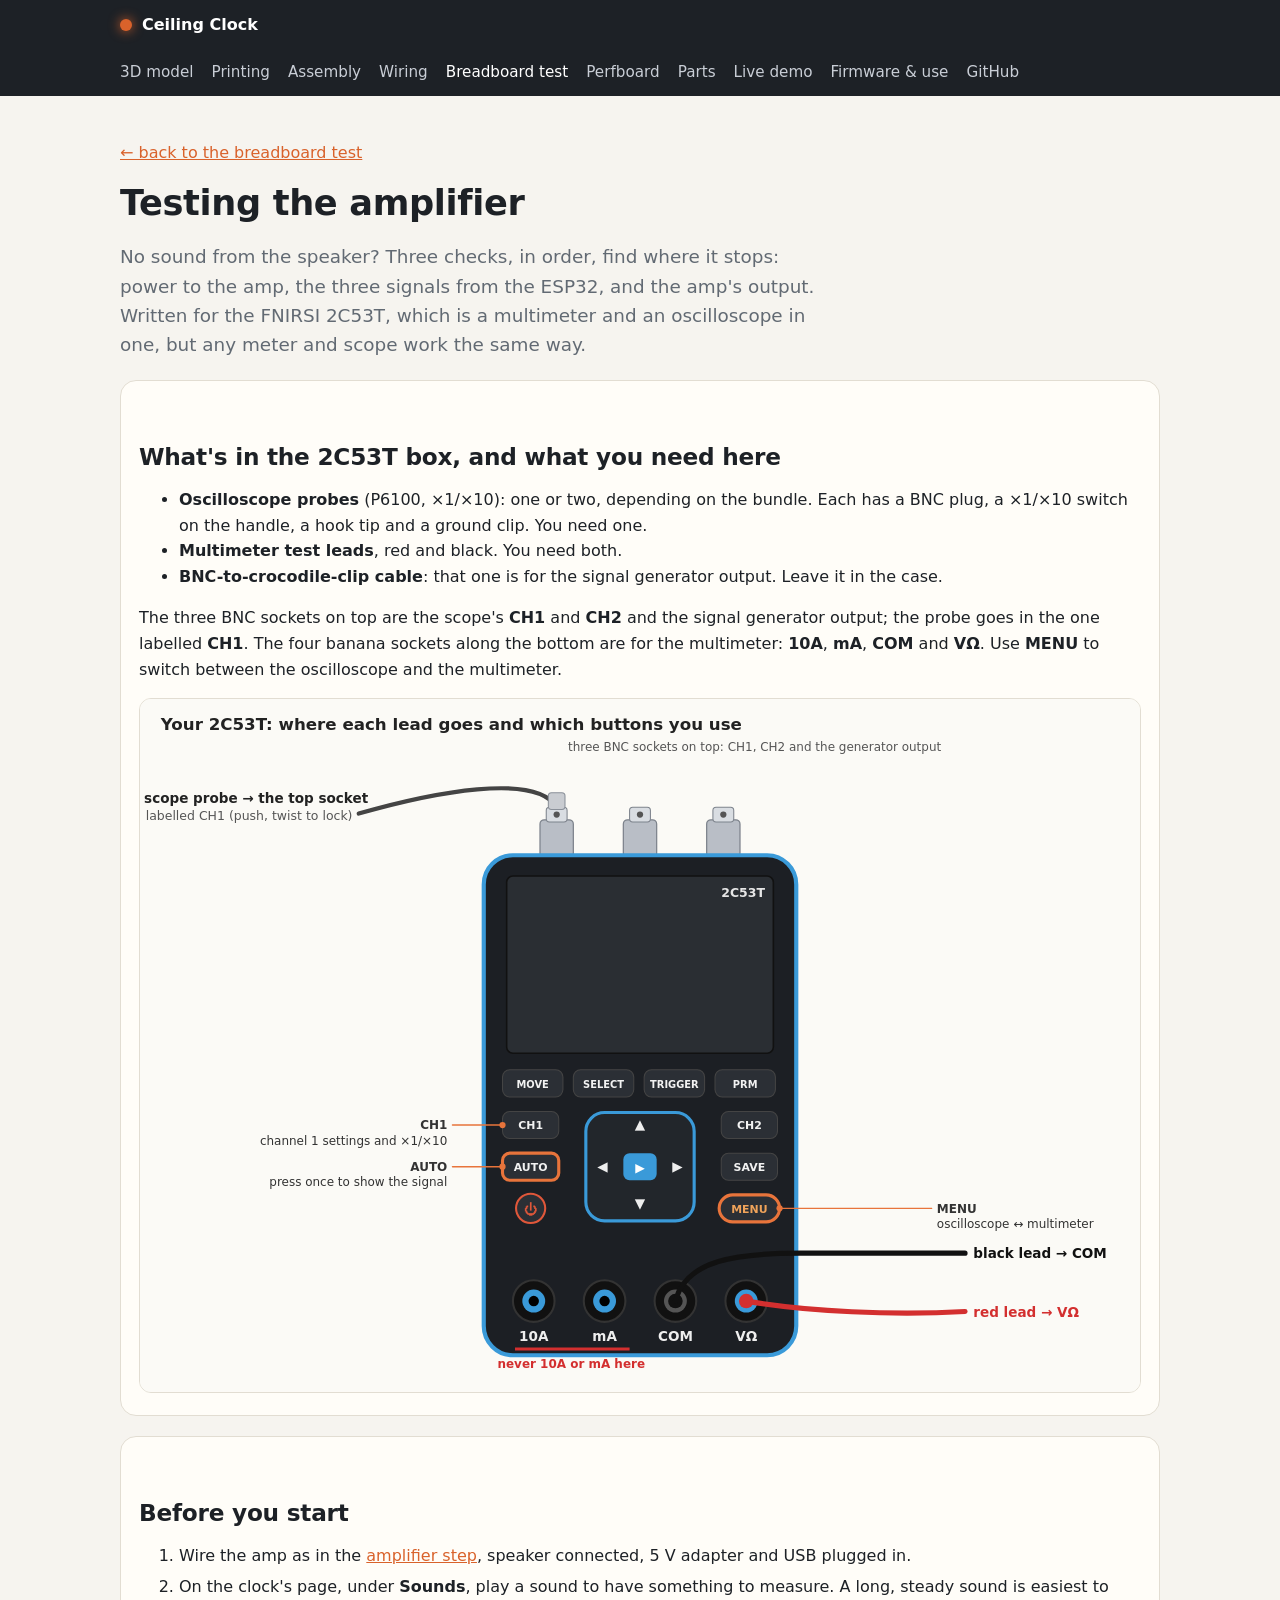
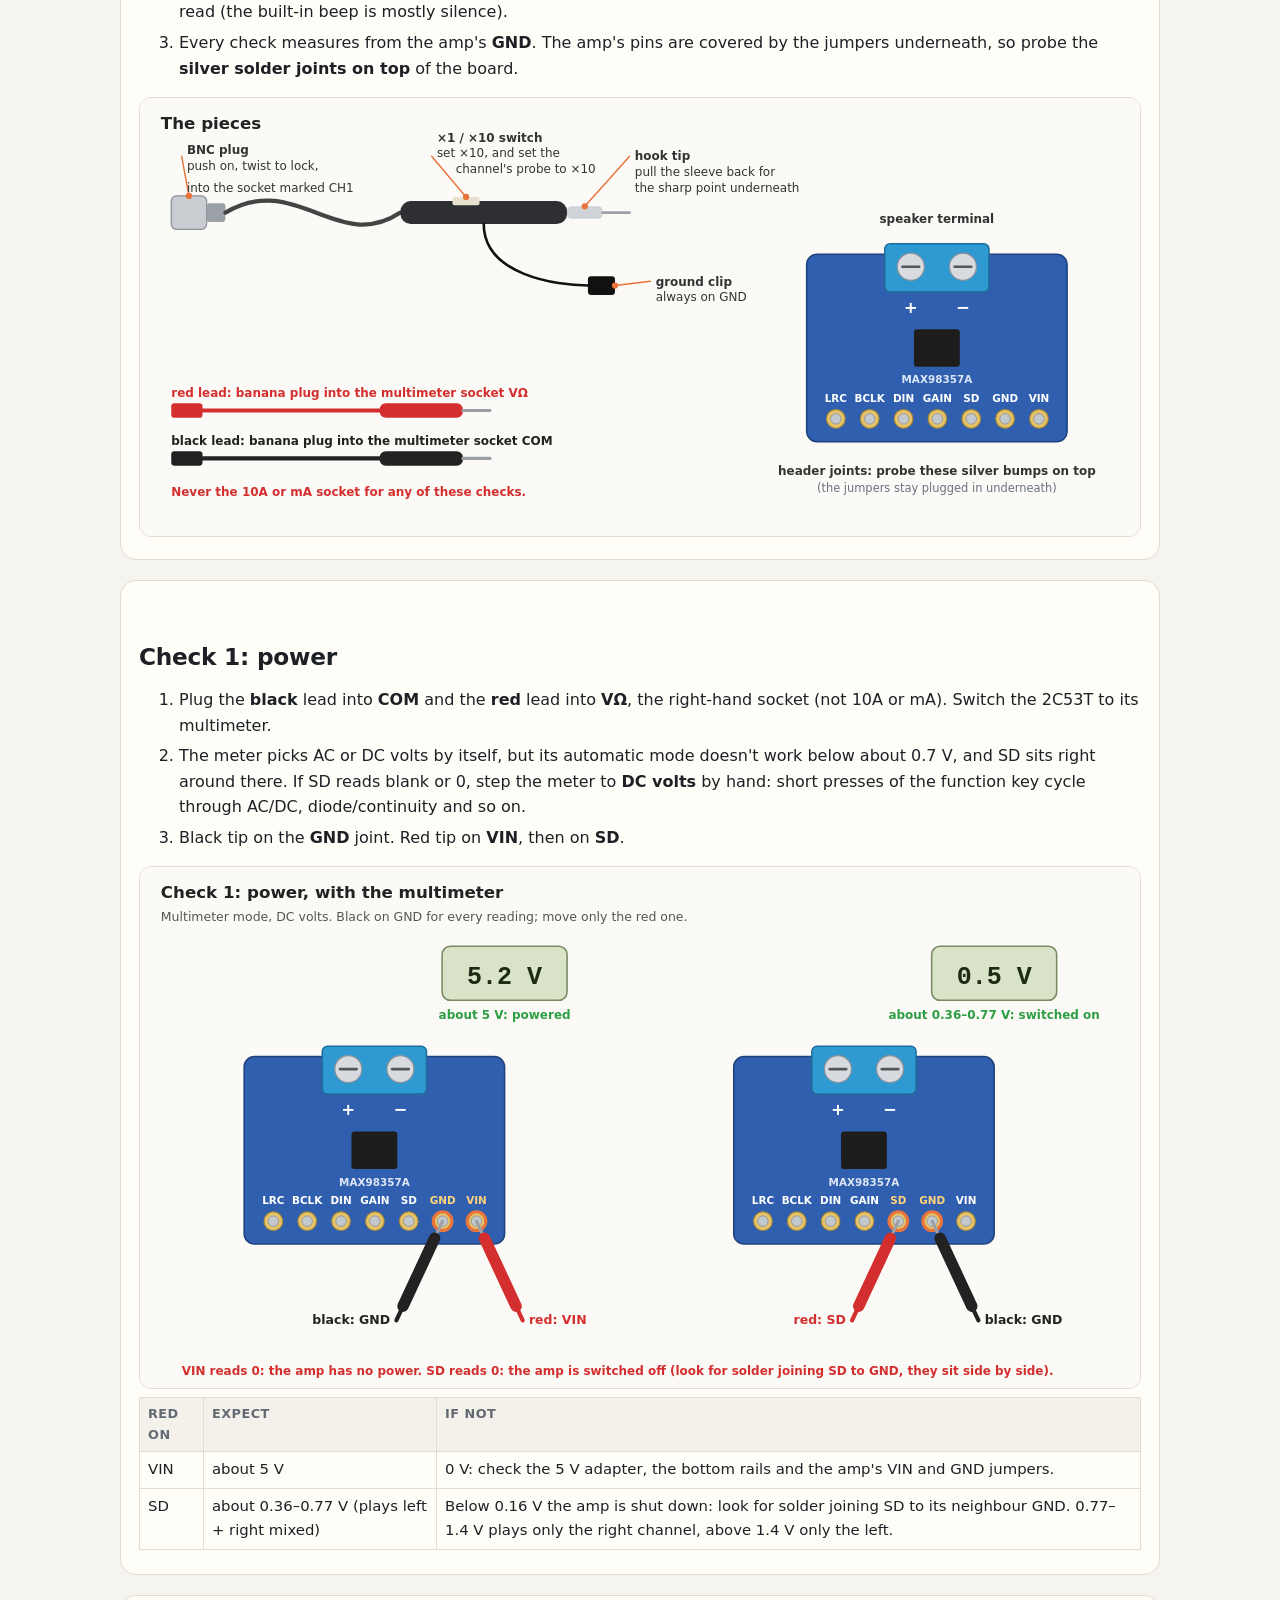
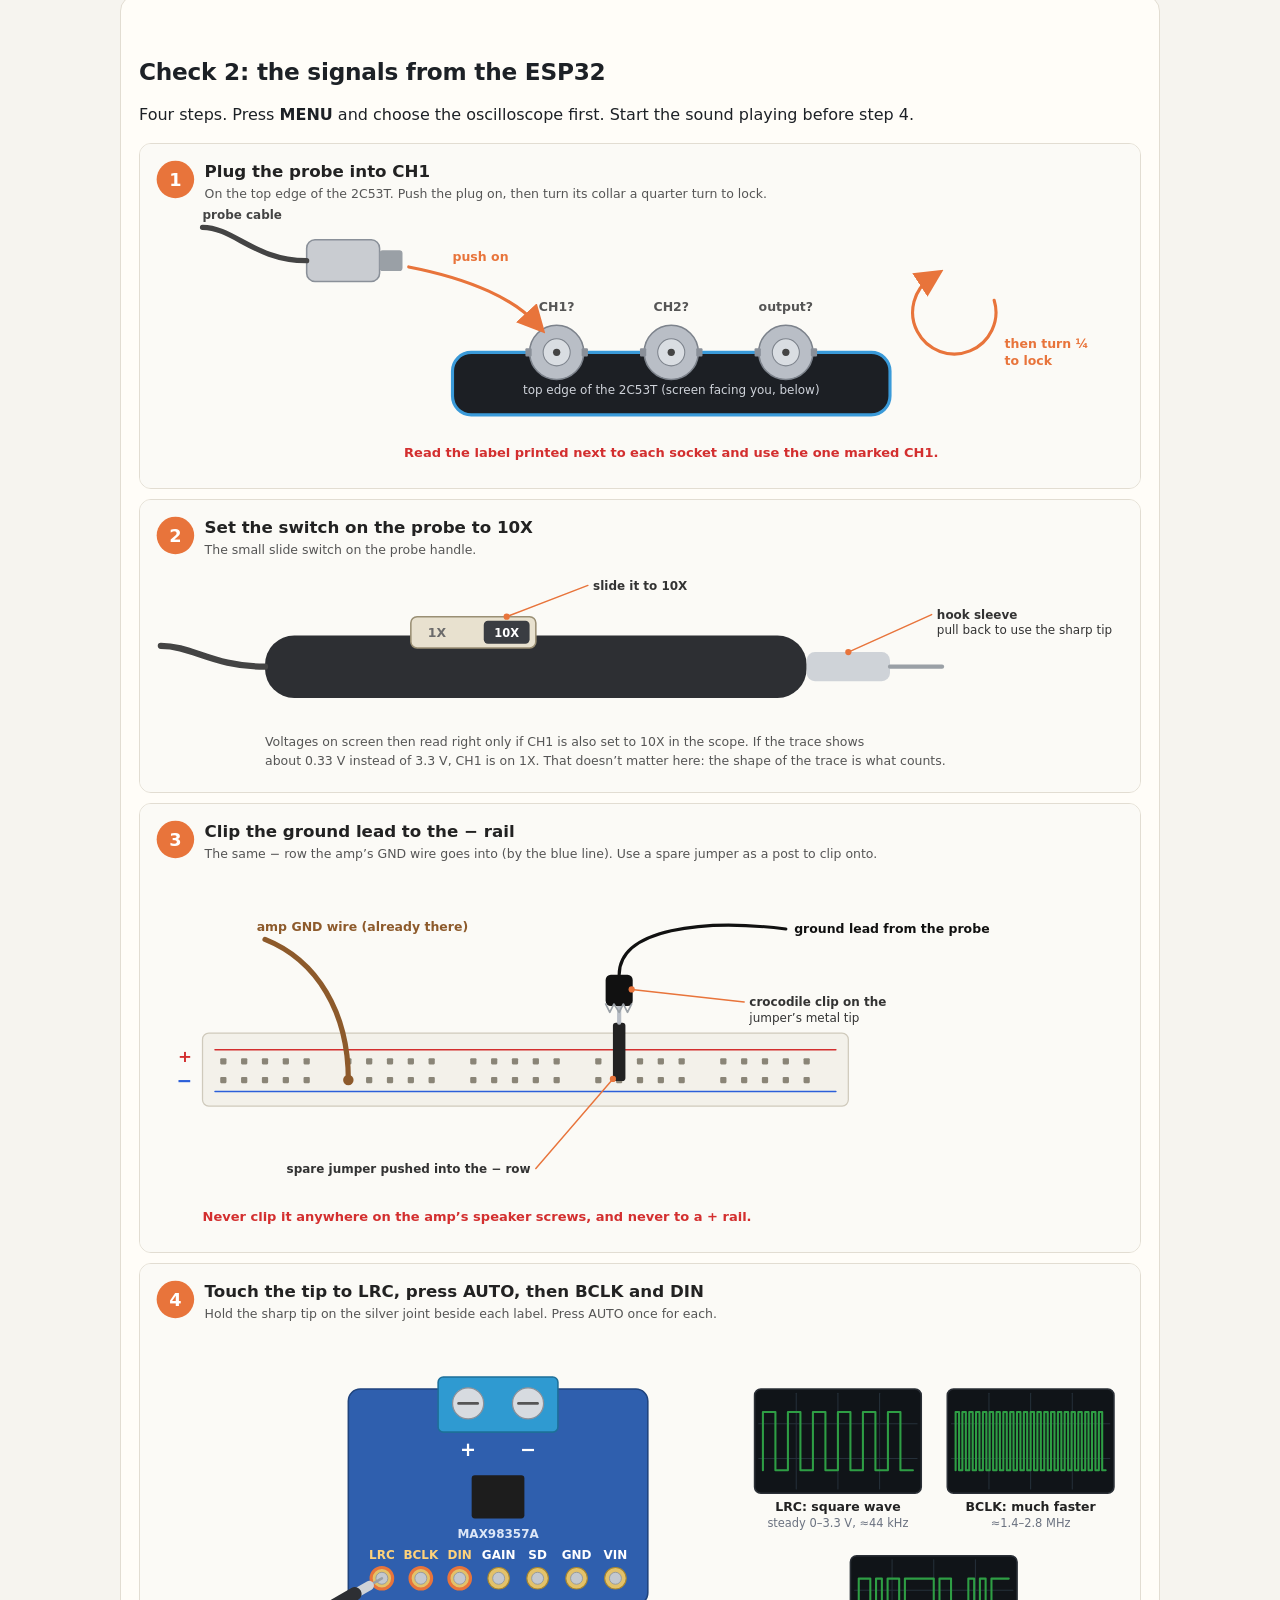
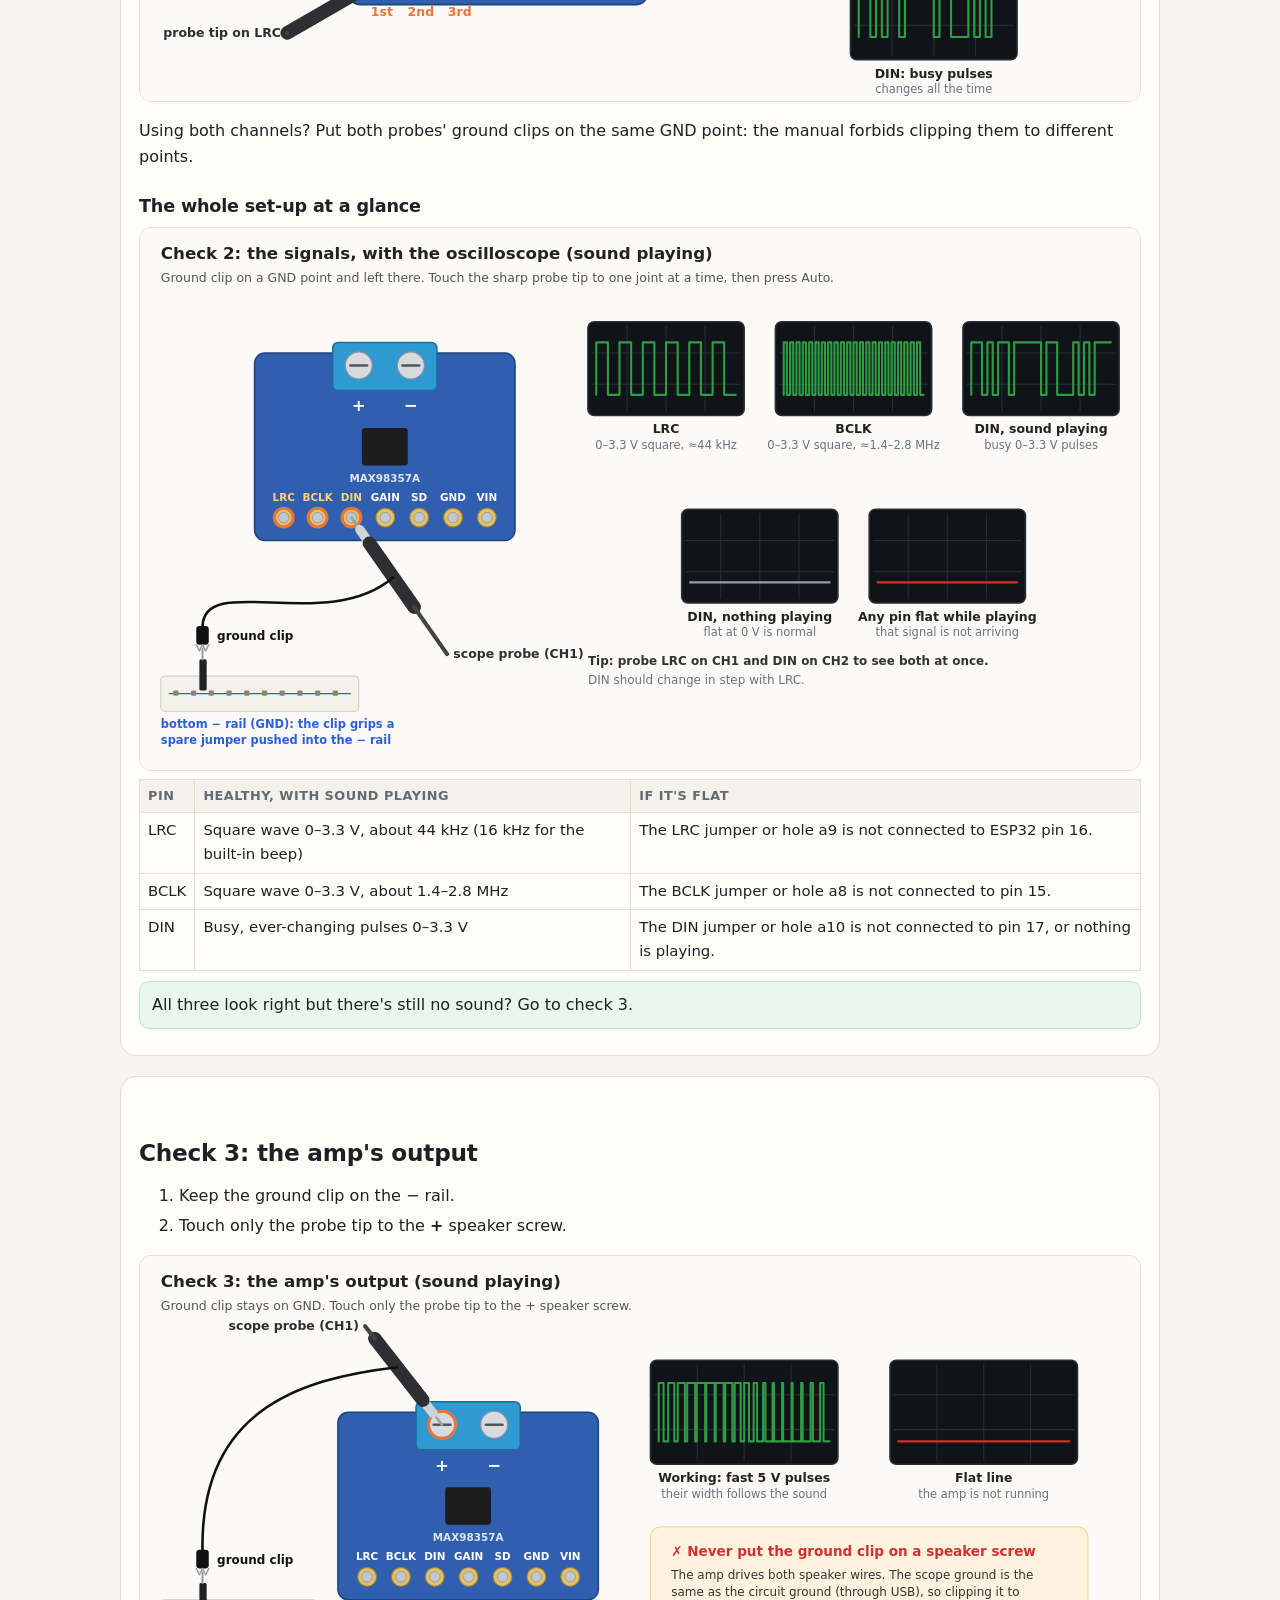
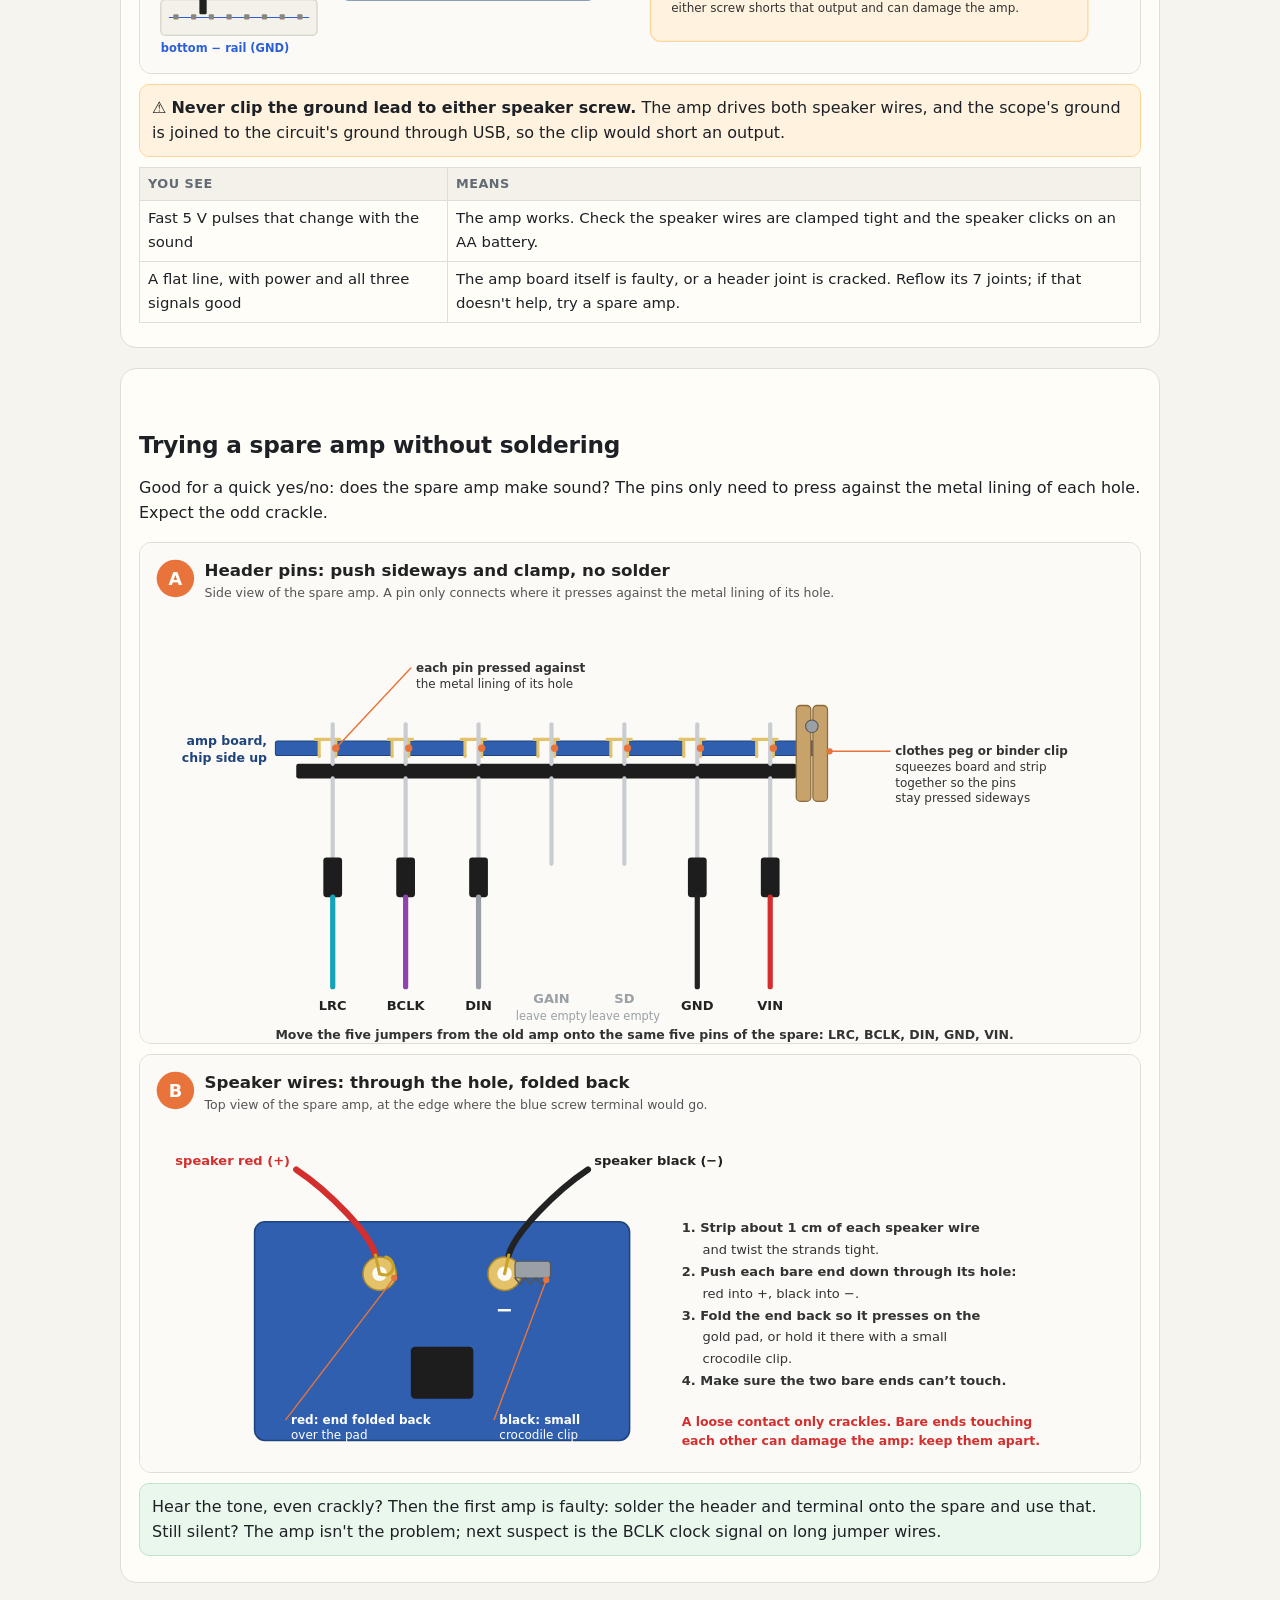
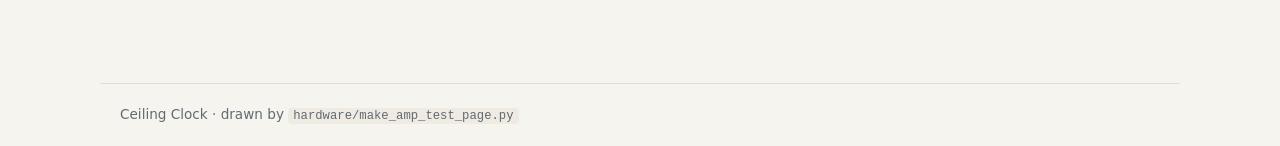
<file: docs/amp-test.html>
<!DOCTYPE html>
<html lang="en"><head>
<meta charset="utf-8"><meta name="viewport" content="width=device-width,initial-scale=1">
<title>Testing the amplifier · Ceiling Clock</title>
<link rel="stylesheet" href="style.css?v=20261030w">
<style>
.fig{width:100%;height:auto;display:block;border:1px solid var(--line);border-radius:12px;margin:10px 0 6px}
.card{border:1px solid var(--line);border-radius:16px;padding:16px 18px;margin:20px 0;background:var(--paper)}
.warn{background:#fff3e0;border:1px solid #ffd59a;border-radius:10px;padding:10px 12px;margin:10px 0}
.test{background:#eaf7ec;border:1px solid #bfe5c6;border-radius:10px;padding:10px 12px;margin:10px 0}
table{border-collapse:collapse;width:100%;margin:8px 0}td,th{border:1px solid var(--line);padding:6px 8px;text-align:left;vertical-align:top}th{background:#f3f1ea}
ol li{margin:5px 0}
</style>
</head><body>
<header class="site"><div class="in">
<a class="brand" href="index.html"><span class="dot"></span>Ceiling Clock</a>
<nav><a href="index.html">3D model</a><a href="printing.html">Printing</a><a href="assembly.html">Assembly</a><a href="wiring.html">Wiring</a><a href="breadboard.html" class="on">Breadboard test</a><a href="perfboard.html">Perfboard</a><a href="parts.html">Parts</a><a href="demo/">Live demo</a><a href="firmware.html">Firmware &amp; use</a><a href="https://github.com/ScottYates/ceilingclock">GitHub</a></nav>
</div></header>
<main>
<p><a href="breadboard.html#o-amp">← back to the breadboard test</a></p>
<h1>Testing the amplifier</h1>
<p class="lead">No sound from the speaker? Three checks, in order, find where it stops: power to the amp, the three signals from the ESP32, and the amp's output. Written for the FNIRSI 2C53T, which is a multimeter and an oscilloscope in one, but any meter and scope work the same way.</p>

<div class="card">
<h2>What's in the 2C53T box, and what you need here</h2>
<ul>
<li><b>Oscilloscope probes</b> (P6100, ×1/×10): one or two, depending on the bundle. Each has a BNC plug, a ×1/×10 switch on the handle, a hook tip and a ground clip. You need one.</li>
<li><b>Multimeter test leads</b>, red and black. You need both.</li>
<li><b>BNC-to-crocodile-clip cable</b>: that one is for the signal generator output. Leave it in the case.</li>
</ul>
<p>The three BNC sockets on top are the scope's <b>CH1</b> and <b>CH2</b> and the signal generator output; the probe goes in the one labelled <b>CH1</b>. The four banana sockets along the bottom are for the multimeter: <b>10A</b>, <b>mA</b>, <b>COM</b> and <b>VΩ</b>. Use <b>MENU</b> to switch between the oscilloscope and the multimeter.</p>
<svg xmlns="http://www.w3.org/2000/svg" viewBox="0 0 960 665" class="fig" font-family="system-ui,-apple-system,Segoe UI,sans-serif">
<rect width="960" height="665" fill="#fbfaf6"/>
<text x="20.0" y="30.0" font-size="16" fill="#222" text-anchor="start" font-weight="800" >Your 2C53T: where each lead goes and which buttons you use</text>
<rect x="384.0" y="116.0" width="32.0" height="36.0" rx="4" fill="#b9bec6" stroke="#7d838c" stroke-width="1.2" />
<rect x="390.0" y="104.0" width="20.0" height="14.0" rx="3" fill="#d9dde2" stroke="#7d838c" stroke-width="1" />
<circle cx="400.0" cy="111.0" r="3" fill="#555" stroke="none" stroke-width="1"/>
<rect x="464.0" y="116.0" width="32.0" height="36.0" rx="4" fill="#b9bec6" stroke="#7d838c" stroke-width="1.2" />
<rect x="470.0" y="104.0" width="20.0" height="14.0" rx="3" fill="#d9dde2" stroke="#7d838c" stroke-width="1" />
<circle cx="480.0" cy="111.0" r="3" fill="#555" stroke="none" stroke-width="1"/>
<rect x="544.0" y="116.0" width="32.0" height="36.0" rx="4" fill="#b9bec6" stroke="#7d838c" stroke-width="1.2" />
<rect x="550.0" y="104.0" width="20.0" height="14.0" rx="3" fill="#d9dde2" stroke="#7d838c" stroke-width="1" />
<circle cx="560.0" cy="111.0" r="3" fill="#555" stroke="none" stroke-width="1"/>
<rect x="330.0" y="150.0" width="300.0" height="480.0" rx="28" fill="#1c1f24" stroke="#3a9ad9" stroke-width="4" />
<rect x="352.0" y="170.0" width="256.0" height="170.0" rx="6" fill="#2a2e33" stroke="#111" stroke-width="1.5" />
<text x="600.0" y="190.0" font-size="12" fill="#e6e6e6" text-anchor="end" font-weight="800" >2C53T</text>
<rect x="348.0" y="356.0" width="58.0" height="26.0" rx="7" fill="#2b2f35" stroke="#444" stroke-width="1" />
<text x="377.0" y="373.0" font-size="9.5" fill="#f2f2f2" text-anchor="middle" font-weight="800" >MOVE</text>
<rect x="416.0" y="356.0" width="58.0" height="26.0" rx="7" fill="#2b2f35" stroke="#444" stroke-width="1" />
<text x="445.0" y="373.0" font-size="9.5" fill="#f2f2f2" text-anchor="middle" font-weight="800" >SELECT</text>
<rect x="484.0" y="356.0" width="58.0" height="26.0" rx="7" fill="#2b2f35" stroke="#444" stroke-width="1" />
<text x="513.0" y="373.0" font-size="9.5" fill="#f2f2f2" text-anchor="middle" font-weight="800" >TRIGGER</text>
<rect x="552.0" y="356.0" width="58.0" height="26.0" rx="7" fill="#2b2f35" stroke="#444" stroke-width="1" />
<text x="581.0" y="373.0" font-size="9.5" fill="#f2f2f2" text-anchor="middle" font-weight="800" >PRM</text>
<rect x="348.0" y="396.0" width="54.0" height="26.0" rx="7" fill="#2b2f35" stroke="#444" stroke-width="1" />
<text x="375.0" y="413.0" font-size="10.5" fill="#f2f2f2" text-anchor="middle" font-weight="800" >CH1</text>
<rect x="558.0" y="396.0" width="54.0" height="26.0" rx="7" fill="#2b2f35" stroke="#444" stroke-width="1" />
<text x="585.0" y="413.0" font-size="10.5" fill="#f2f2f2" text-anchor="middle" font-weight="800" >CH2</text>
<rect x="348.0" y="436.0" width="54.0" height="26.0" rx="7" fill="#2b2f35" stroke="#e8743b" stroke-width="3" />
<text x="375.0" y="453.0" font-size="10.5" fill="#f2f2f2" text-anchor="middle" font-weight="800" >AUTO</text>
<rect x="558.0" y="436.0" width="54.0" height="26.0" rx="7" fill="#2b2f35" stroke="#444" stroke-width="1" />
<text x="585.0" y="453.0" font-size="10.5" fill="#f2f2f2" text-anchor="middle" font-weight="800" >SAVE</text>
<circle cx="375.0" cy="489.0" r="14" fill="#2b2f35" stroke="#e0573a" stroke-width="2"/>
<text x="375.0" y="494.0" font-size="13" fill="#e0573a" text-anchor="middle" font-weight="400" >⏻</text>
<rect x="556.0" y="476.0" width="58.0" height="26.0" rx="13" fill="#2b2f35" stroke="#e8743b" stroke-width="3" />
<text x="585.0" y="493.0" font-size="10.5" fill="#f0a35a" text-anchor="middle" font-weight="800" >MENU</text>
<rect x="428.0" y="397.0" width="104.0" height="104.0" rx="18" fill="#22262b" stroke="#3a9ad9" stroke-width="3" />
<rect x="464.0" y="436.0" width="32.0" height="26.0" rx="6" fill="#3a9ad9" stroke="none" stroke-width="1" />
<text x="480.0" y="454.0" font-size="12" fill="#fff" text-anchor="middle" font-weight="400" >▶</text>
<text x="480.0" y="413.0" font-size="13" fill="#eee" text-anchor="middle" font-weight="400" >▲</text>
<text x="480.0" y="489.0" font-size="13" fill="#eee" text-anchor="middle" font-weight="400" >▼</text>
<text x="444.0" y="453.0" font-size="13" fill="#eee" text-anchor="middle" font-weight="400" >◀</text>
<text x="516.0" y="453.0" font-size="13" fill="#eee" text-anchor="middle" font-weight="400" >▶</text>
<circle cx="378.0" cy="578.0" r="20" fill="#111" stroke="#333" stroke-width="2"/>
<circle cx="378.0" cy="578.0" r="11" fill="#3a9ad9" stroke="none" stroke-width="1"/>
<circle cx="378.0" cy="578.0" r="5" fill="#000" stroke="none" stroke-width="1"/>
<text x="378.0" y="616.0" font-size="13" fill="#eee" text-anchor="middle" font-weight="800" >10A</text>
<circle cx="446.0" cy="578.0" r="20" fill="#111" stroke="#333" stroke-width="2"/>
<circle cx="446.0" cy="578.0" r="11" fill="#3a9ad9" stroke="none" stroke-width="1"/>
<circle cx="446.0" cy="578.0" r="5" fill="#000" stroke="none" stroke-width="1"/>
<text x="446.0" y="616.0" font-size="13" fill="#eee" text-anchor="middle" font-weight="800" >mA</text>
<circle cx="514.0" cy="578.0" r="20" fill="#111" stroke="#333" stroke-width="2"/>
<circle cx="514.0" cy="578.0" r="11" fill="#555" stroke="none" stroke-width="1"/>
<circle cx="514.0" cy="578.0" r="5" fill="#000" stroke="none" stroke-width="1"/>
<text x="514.0" y="616.0" font-size="13" fill="#eee" text-anchor="middle" font-weight="800" >COM</text>
<circle cx="582.0" cy="578.0" r="20" fill="#111" stroke="#333" stroke-width="2"/>
<circle cx="582.0" cy="578.0" r="11" fill="#3a9ad9" stroke="none" stroke-width="1"/>
<circle cx="582.0" cy="578.0" r="5" fill="#000" stroke="none" stroke-width="1"/>
<text x="582.0" y="616.0" font-size="13" fill="#eee" text-anchor="middle" font-weight="800" >VΩ</text>
<line x1="360" y1="624" x2="470" y2="624" stroke="#d32f2f" stroke-width="3"/>
<circle cx="582.0" cy="578.0" r="7" fill="#d32f2f" stroke="none" stroke-width="1"/>
<path d="M582,578 C642,588 722,592 792,588" fill="none" stroke="#d32f2f" stroke-width="5" stroke-linecap="round" stroke-linejoin="round" />
<text x="800.0" y="593.0" font-size="13" fill="#d32f2f" text-anchor="start" font-weight="800" >red lead → VΩ</text>
<circle cx="514.0" cy="578.0" r="7" fill="#111" stroke="none" stroke-width="1"/>
<path d="M514,578 C524,538 574,532 634,532 L792,532" fill="none" stroke="#111" stroke-width="5" stroke-linecap="round" stroke-linejoin="round" />
<text x="800.0" y="537.0" font-size="13" fill="#111" text-anchor="start" font-weight="800" >black lead → COM</text>
<text x="414.0" y="642.0" font-size="11.5" fill="#d32f2f" text-anchor="middle" font-weight="800" >never 10A or mA here</text>
<path d="M400,104 C380,70 280,90 210,110" fill="none" stroke="#444" stroke-width="4" stroke-linecap="round" stroke-linejoin="round" />
<rect x="392.0" y="90.0" width="16.0" height="16.0" rx="3" fill="#c9ccd1" stroke="#8a9099" stroke-width="1" />
<text x="204.0" y="100.0" font-size="13" fill="#222" text-anchor="end" font-weight="800" >scope probe → the top socket</text>
<text x="204.0" y="116.0" font-size="12" fill="#555" text-anchor="end" font-weight="400" >labelled CH1 (push, twist to lock)</text>
<text x="590.0" y="50.0" font-size="11.5" fill="#555" text-anchor="middle" font-weight="400" >three BNC sockets on top: CH1, CH2 and the generator output</text>
<line x1="348.0" y1="409.0" x2="300.0" y2="409.0" stroke="#e8743b" stroke-width="1.4" stroke-linecap="round" />
<circle cx="348.0" cy="409.0" r="3" fill="#e8743b" stroke="none" stroke-width="1"/>
<text x="295.0" y="413.0" font-size="11.5" fill="#333" text-anchor="end" font-weight="800" >CH1</text>
<text x="295.0" y="428.0" font-size="11.5" fill="#333" text-anchor="end" font-weight="400" >channel 1 settings and ×1/×10</text>
<line x1="348.0" y1="449.0" x2="300.0" y2="449.0" stroke="#e8743b" stroke-width="1.4" stroke-linecap="round" />
<circle cx="348.0" cy="449.0" r="3" fill="#e8743b" stroke="none" stroke-width="1"/>
<text x="295.0" y="453.0" font-size="11.5" fill="#333" text-anchor="end" font-weight="800" >AUTO</text>
<text x="295.0" y="468.0" font-size="11.5" fill="#333" text-anchor="end" font-weight="400" >press once to show the signal</text>
<line x1="614.0" y1="489.0" x2="760.0" y2="489.0" stroke="#e8743b" stroke-width="1.4" stroke-linecap="round" />
<circle cx="614.0" cy="489.0" r="3" fill="#e8743b" stroke="none" stroke-width="1"/>
<text x="765.0" y="493.0" font-size="11.5" fill="#333" text-anchor="start" font-weight="800" >MENU</text>
<text x="765.0" y="508.0" font-size="11.5" fill="#333" text-anchor="start" font-weight="400" >oscilloscope ↔ multimeter</text>
</svg>
</div>

<div class="card">
<h2>Before you start</h2>
<ol>
<li>Wire the amp as in the <a href="breadboard.html#o-amp">amplifier step</a>, speaker connected, 5 V adapter and USB plugged in.</li>
<li>On the clock's page, under <b>Sounds</b>, play a sound to have something to measure. A long, steady sound is easiest to read (the built-in beep is mostly silence).</li>
<li>Every check measures from the amp's <b>GND</b>. The amp's pins are covered by the jumpers underneath, so probe the <b>silver solder joints on top</b> of the board.</li>
</ol>
<svg xmlns="http://www.w3.org/2000/svg" viewBox="0 0 960 420" class="fig" font-family="system-ui,-apple-system,Segoe UI,sans-serif">
<rect width="960" height="420" fill="#fbfaf6"/>
<text x="20.0" y="30.0" font-size="16" fill="#222" text-anchor="start" font-weight="800" >The pieces</text>
<rect x="30.0" y="94.0" width="34.0" height="32.0" rx="5" fill="#c9ccd1" stroke="#8a9099" stroke-width="1.2" />
<rect x="64.0" y="101.0" width="18.0" height="18.0" rx="3" fill="#9aa0a6" stroke="none" stroke-width="1" />
<path d="M82,110 C150,70 190,150 250,110" fill="none" stroke="#444" stroke-width="4" stroke-linecap="round" stroke-linejoin="round" />
<rect x="250.0" y="99.0" width="160.0" height="22.0" rx="10" fill="#2d2f33" stroke="none" stroke-width="1" />
<rect x="300.0" y="95.0" width="26.0" height="8.0" rx="2" fill="#e8e1cf" stroke="none" stroke-width="1" />
<rect x="410.0" y="104.0" width="34.0" height="12.0" rx="4" fill="#cfd3d8" stroke="none" stroke-width="1" />
<line x1="444.0" y1="110.0" x2="470.0" y2="110.0" stroke="#9aa0a6" stroke-width="2.5" stroke-linecap="round" />
<path d="M330,121 C330,170 400,180 430,180" fill="none" stroke="#111" stroke-width="2.5" stroke-linecap="round" stroke-linejoin="round" />
<rect x="430.0" y="171.0" width="26.0" height="18.0" rx="3" fill="#111" stroke="none" stroke-width="1" />
<line x1="47.0" y1="94.0" x2="40.0" y2="56.0" stroke="#e8743b" stroke-width="1.4" stroke-linecap="round" />
<circle cx="47.0" cy="94.0" r="3" fill="#e8743b" stroke="none" stroke-width="1"/>
<text x="45.0" y="60.0" font-size="11.5" fill="#333" text-anchor="start" font-weight="800" >BNC plug</text>
<text x="45.0" y="75.0" font-size="11.5" fill="#333" text-anchor="start" font-weight="400" >push on, twist to lock,</text>
<text x="45.0" y="90.0" font-size="11.5" fill="#333" text-anchor="start" font-weight="400" >into the socket marked CH1</text>
<line x1="313.0" y1="95.0" x2="280.0" y2="56.0" stroke="#e8743b" stroke-width="1.4" stroke-linecap="round" />
<circle cx="313.0" cy="95.0" r="3" fill="#e8743b" stroke="none" stroke-width="1"/>
<text x="285.0" y="60.0" font-size="11.5" fill="#333" text-anchor="start" font-weight="800" >×1 / ×10 switch</text>
<text x="285.0" y="75.0" font-size="11.5" fill="#333" text-anchor="start" font-weight="400" >set ×10, and set the</text>
<text x="285.0" y="90.0" font-size="11.5" fill="#333" text-anchor="start" font-weight="400" >channel&#x27;s probe to ×10</text>
<line x1="427.0" y1="104.0" x2="470.0" y2="56.0" stroke="#e8743b" stroke-width="1.4" stroke-linecap="round" />
<circle cx="427.0" cy="104.0" r="3" fill="#e8743b" stroke="none" stroke-width="1"/>
<text x="475.0" y="60.0" font-size="11.5" fill="#333" text-anchor="start" font-weight="800" >hook tip</text>
<text x="475.0" y="75.0" font-size="11.5" fill="#333" text-anchor="start" font-weight="400" >pull the sleeve back for</text>
<text x="475.0" y="90.0" font-size="11.5" fill="#333" text-anchor="start" font-weight="400" >the sharp point underneath</text>
<line x1="456.0" y1="180.0" x2="490.0" y2="176.0" stroke="#e8743b" stroke-width="1.4" stroke-linecap="round" />
<circle cx="456.0" cy="180.0" r="3" fill="#e8743b" stroke="none" stroke-width="1"/>
<text x="495.0" y="180.0" font-size="11.5" fill="#333" text-anchor="start" font-weight="800" >ground clip</text>
<text x="495.0" y="195.0" font-size="11.5" fill="#333" text-anchor="start" font-weight="400" >always on GND</text>
<rect x="30.0" y="293.0" width="30.0" height="14.0" rx="3" fill="#d32f2f" stroke="none" stroke-width="1" />
<line x1="60.0" y1="300.0" x2="230.0" y2="300.0" stroke="#d32f2f" stroke-width="4" stroke-linecap="round" />
<rect x="230.0" y="293.0" width="80.0" height="14.0" rx="6" fill="#d32f2f" stroke="none" stroke-width="1" />
<line x1="310.0" y1="300.0" x2="336.0" y2="300.0" stroke="#9aa0a6" stroke-width="3" stroke-linecap="round" />
<text x="30.0" y="287.0" font-size="11.5" fill="#d32f2f" text-anchor="start" font-weight="800" >red lead: banana plug into the multimeter socket VΩ</text>
<rect x="30.0" y="339.0" width="30.0" height="14.0" rx="3" fill="#222" stroke="none" stroke-width="1" />
<line x1="60.0" y1="346.0" x2="230.0" y2="346.0" stroke="#222" stroke-width="4" stroke-linecap="round" />
<rect x="230.0" y="339.0" width="80.0" height="14.0" rx="6" fill="#222" stroke="none" stroke-width="1" />
<line x1="310.0" y1="346.0" x2="336.0" y2="346.0" stroke="#9aa0a6" stroke-width="3" stroke-linecap="round" />
<text x="30.0" y="333.0" font-size="11.5" fill="#222" text-anchor="start" font-weight="800" >black lead: banana plug into the multimeter socket COM</text>
<text x="30.0" y="382.0" font-size="11.5" fill="#d32f2f" text-anchor="start" font-weight="800" >Never the 10A or mA socket for any of these checks.</text>
<rect x="640.0" y="150.0" width="250.0" height="180.0" rx="10.0" fill="#2f5fae" stroke="#1f437d" stroke-width="1.5" />
<rect x="743.0" y="222.0" width="44.0" height="36.0" rx="3" fill="#1d1d1d" stroke="none" stroke-width="1" />
<text x="765.0" y="274.0" font-size="10.0" fill="#dce6f7" text-anchor="middle" font-weight="700" >MAX98357A</text>
<circle cx="668.0" cy="308.0" r="9.0" fill="#e3c26a" stroke="#a8862e" stroke-width="1"/>
<circle cx="668.0" cy="308.0" r="5.0" fill="#c3c8cf" stroke="#8e949c" stroke-width="0.8"/>
<text x="668.0" y="292.0" font-size="10.0" fill="#ffffff" text-anchor="middle" font-weight="800" >LRC</text>
<circle cx="700.5" cy="308.0" r="9.0" fill="#e3c26a" stroke="#a8862e" stroke-width="1"/>
<circle cx="700.5" cy="308.0" r="5.0" fill="#c3c8cf" stroke="#8e949c" stroke-width="0.8"/>
<text x="700.5" y="292.0" font-size="10.0" fill="#ffffff" text-anchor="middle" font-weight="800" >BCLK</text>
<circle cx="733.0" cy="308.0" r="9.0" fill="#e3c26a" stroke="#a8862e" stroke-width="1"/>
<circle cx="733.0" cy="308.0" r="5.0" fill="#c3c8cf" stroke="#8e949c" stroke-width="0.8"/>
<text x="733.0" y="292.0" font-size="10.0" fill="#ffffff" text-anchor="middle" font-weight="800" >DIN</text>
<circle cx="765.5" cy="308.0" r="9.0" fill="#e3c26a" stroke="#a8862e" stroke-width="1"/>
<circle cx="765.5" cy="308.0" r="5.0" fill="#c3c8cf" stroke="#8e949c" stroke-width="0.8"/>
<text x="765.5" y="292.0" font-size="10.0" fill="#ffffff" text-anchor="middle" font-weight="800" >GAIN</text>
<circle cx="798.0" cy="308.0" r="9.0" fill="#e3c26a" stroke="#a8862e" stroke-width="1"/>
<circle cx="798.0" cy="308.0" r="5.0" fill="#c3c8cf" stroke="#8e949c" stroke-width="0.8"/>
<text x="798.0" y="292.0" font-size="10.0" fill="#ffffff" text-anchor="middle" font-weight="800" >SD</text>
<circle cx="830.5" cy="308.0" r="9.0" fill="#e3c26a" stroke="#a8862e" stroke-width="1"/>
<circle cx="830.5" cy="308.0" r="5.0" fill="#c3c8cf" stroke="#8e949c" stroke-width="0.8"/>
<text x="830.5" y="292.0" font-size="10.0" fill="#ffffff" text-anchor="middle" font-weight="800" >GND</text>
<circle cx="863.0" cy="308.0" r="9.0" fill="#e3c26a" stroke="#a8862e" stroke-width="1"/>
<circle cx="863.0" cy="308.0" r="5.0" fill="#c3c8cf" stroke="#8e949c" stroke-width="0.8"/>
<text x="863.0" y="292.0" font-size="10.0" fill="#ffffff" text-anchor="middle" font-weight="800" >VIN</text>
<rect x="715.0" y="140.0" width="100.0" height="46.0" rx="5" fill="#2f9ad1" stroke="#1d6f99" stroke-width="1.5" />
<circle cx="740.0" cy="162.0" r="13.0" fill="#d7dbe0" stroke="#8a9099" stroke-width="1.2"/>
<line x1="732.0" y1="162.0" x2="748.0" y2="162.0" stroke="#555" stroke-width="2.5" stroke-linecap="round" />
<text x="740.0" y="206.0" font-size="16.0" fill="#ffffff" text-anchor="middle" font-weight="800" >+</text>
<circle cx="790.0" cy="162.0" r="13.0" fill="#d7dbe0" stroke="#8a9099" stroke-width="1.2"/>
<line x1="782.0" y1="162.0" x2="798.0" y2="162.0" stroke="#555" stroke-width="2.5" stroke-linecap="round" />
<text x="790.0" y="206.0" font-size="16.0" fill="#ffffff" text-anchor="middle" font-weight="800" >−</text>
<text x="765.0" y="120.0" font-size="11.5" fill="#333" text-anchor="middle" font-weight="700" >speaker terminal</text>
<text x="765.0" y="362.0" font-size="11.5" fill="#333" text-anchor="middle" font-weight="700" >header joints: probe these silver bumps on top</text>
<text x="765.0" y="378.0" font-size="11" fill="#6b7280" text-anchor="middle" font-weight="400" >(the jumpers stay plugged in underneath)</text>
</svg>
</div>

<div class="card">
<h2>Check 1: power</h2>
<ol>
<li>Plug the <b>black</b> lead into <b>COM</b> and the <b>red</b> lead into <b>VΩ</b>, the right-hand socket (not 10A or mA). Switch the 2C53T to its multimeter.</li>
<li>The meter picks AC or DC volts by itself, but its automatic mode doesn't work below about 0.7 V, and SD sits right around there. If SD reads blank or 0, step the meter to <b>DC volts</b> by hand: short presses of the function key cycle through AC/DC, diode/continuity and so on.</li>
<li>Black tip on the <b>GND</b> joint. Red tip on <b>VIN</b>, then on <b>SD</b>.</li>
</ol>
<svg xmlns="http://www.w3.org/2000/svg" viewBox="0 0 960 500" class="fig" font-family="system-ui,-apple-system,Segoe UI,sans-serif">
<rect width="960" height="500" fill="#fbfaf6"/>
<text x="20.0" y="30.0" font-size="16" fill="#222" text-anchor="start" font-weight="800" >Check 1: power, with the multimeter</text>
<text x="20.0" y="52.0" font-size="12" fill="#555" text-anchor="start" font-weight="400" >Multimeter mode, DC volts. Black on GND for every reading; move only the red one.</text>
<rect x="100.0" y="182.0" width="250.0" height="180.0" rx="10.0" fill="#2f5fae" stroke="#1f437d" stroke-width="1.5" />
<rect x="203.0" y="254.0" width="44.0" height="36.0" rx="3" fill="#1d1d1d" stroke="none" stroke-width="1" />
<text x="225.0" y="306.0" font-size="10.0" fill="#dce6f7" text-anchor="middle" font-weight="700" >MAX98357A</text>
<circle cx="128.0" cy="340.0" r="9.0" fill="#e3c26a" stroke="#a8862e" stroke-width="1"/>
<circle cx="128.0" cy="340.0" r="5.0" fill="#c3c8cf" stroke="#8e949c" stroke-width="0.8"/>
<text x="128.0" y="324.0" font-size="10.0" fill="#ffffff" text-anchor="middle" font-weight="800" >LRC</text>
<circle cx="160.5" cy="340.0" r="9.0" fill="#e3c26a" stroke="#a8862e" stroke-width="1"/>
<circle cx="160.5" cy="340.0" r="5.0" fill="#c3c8cf" stroke="#8e949c" stroke-width="0.8"/>
<text x="160.5" y="324.0" font-size="10.0" fill="#ffffff" text-anchor="middle" font-weight="800" >BCLK</text>
<circle cx="193.0" cy="340.0" r="9.0" fill="#e3c26a" stroke="#a8862e" stroke-width="1"/>
<circle cx="193.0" cy="340.0" r="5.0" fill="#c3c8cf" stroke="#8e949c" stroke-width="0.8"/>
<text x="193.0" y="324.0" font-size="10.0" fill="#ffffff" text-anchor="middle" font-weight="800" >DIN</text>
<circle cx="225.5" cy="340.0" r="9.0" fill="#e3c26a" stroke="#a8862e" stroke-width="1"/>
<circle cx="225.5" cy="340.0" r="5.0" fill="#c3c8cf" stroke="#8e949c" stroke-width="0.8"/>
<text x="225.5" y="324.0" font-size="10.0" fill="#ffffff" text-anchor="middle" font-weight="800" >GAIN</text>
<circle cx="258.0" cy="340.0" r="9.0" fill="#e3c26a" stroke="#a8862e" stroke-width="1"/>
<circle cx="258.0" cy="340.0" r="5.0" fill="#c3c8cf" stroke="#8e949c" stroke-width="0.8"/>
<text x="258.0" y="324.0" font-size="10.0" fill="#ffffff" text-anchor="middle" font-weight="800" >SD</text>
<circle cx="290.5" cy="340.0" r="9.0" fill="#e3c26a" stroke="#e8743b" stroke-width="3"/>
<circle cx="290.5" cy="340.0" r="5.0" fill="#c3c8cf" stroke="#8e949c" stroke-width="0.8"/>
<text x="290.5" y="324.0" font-size="10.0" fill="#ffd27a" text-anchor="middle" font-weight="800" >GND</text>
<circle cx="323.0" cy="340.0" r="9.0" fill="#e3c26a" stroke="#e8743b" stroke-width="3"/>
<circle cx="323.0" cy="340.0" r="5.0" fill="#c3c8cf" stroke="#8e949c" stroke-width="0.8"/>
<text x="323.0" y="324.0" font-size="10.0" fill="#ffd27a" text-anchor="middle" font-weight="800" >VIN</text>
<rect x="175.0" y="172.0" width="100.0" height="46.0" rx="5" fill="#2f9ad1" stroke="#1d6f99" stroke-width="1.5" />
<circle cx="200.0" cy="194.0" r="13.0" fill="#d7dbe0" stroke="#8a9099" stroke-width="1.2"/>
<line x1="192.0" y1="194.0" x2="208.0" y2="194.0" stroke="#555" stroke-width="2.5" stroke-linecap="round" />
<text x="200.0" y="238.0" font-size="16.0" fill="#ffffff" text-anchor="middle" font-weight="800" >+</text>
<circle cx="250.0" cy="194.0" r="13.0" fill="#d7dbe0" stroke="#8a9099" stroke-width="1.2"/>
<line x1="242.0" y1="194.0" x2="258.0" y2="194.0" stroke="#555" stroke-width="2.5" stroke-linecap="round" />
<text x="250.0" y="238.0" font-size="16.0" fill="#ffffff" text-anchor="middle" font-weight="800" >−</text>
<line x1="290.5" y1="340.0" x2="282.9" y2="356.3" stroke="#9aa0a6" stroke-width="3" stroke-linecap="round" />
<line x1="282.9" y1="356.3" x2="252.5" y2="421.6" stroke="#222" stroke-width="11" stroke-linecap="round" />
<line x1="252.5" y1="421.6" x2="246.1" y2="435.2" stroke="#222" stroke-width="4" stroke-linecap="round" />
<text x="240.1" y="439.2" font-size="12" fill="#222" text-anchor="end" font-weight="800" >black: GND</text>
<line x1="323.0" y1="340.0" x2="330.6" y2="356.3" stroke="#9aa0a6" stroke-width="3" stroke-linecap="round" />
<line x1="330.6" y1="356.3" x2="361.0" y2="421.6" stroke="#d32f2f" stroke-width="11" stroke-linecap="round" />
<line x1="361.0" y1="421.6" x2="367.4" y2="435.2" stroke="#d32f2f" stroke-width="4" stroke-linecap="round" />
<text x="373.4" y="439.2" font-size="12" fill="#d32f2f" text-anchor="start" font-weight="800" >red: VIN</text>
<rect x="290.0" y="76.0" width="120.0" height="52.0" rx="8" fill="#d8e3c8" stroke="#7a8a62" stroke-width="1.5" />
<text x="350.0" y="112.0" font-size="24" fill="#1f2a14" text-anchor="middle" font-weight="800" font-family="ui-monospace,monospace">5.2 V</text>
<text x="350.0" y="146.0" font-size="11.5" fill="#2e9e44" text-anchor="middle" font-weight="800" >about 5 V: powered</text>
<rect x="570.0" y="182.0" width="250.0" height="180.0" rx="10.0" fill="#2f5fae" stroke="#1f437d" stroke-width="1.5" />
<rect x="673.0" y="254.0" width="44.0" height="36.0" rx="3" fill="#1d1d1d" stroke="none" stroke-width="1" />
<text x="695.0" y="306.0" font-size="10.0" fill="#dce6f7" text-anchor="middle" font-weight="700" >MAX98357A</text>
<circle cx="598.0" cy="340.0" r="9.0" fill="#e3c26a" stroke="#a8862e" stroke-width="1"/>
<circle cx="598.0" cy="340.0" r="5.0" fill="#c3c8cf" stroke="#8e949c" stroke-width="0.8"/>
<text x="598.0" y="324.0" font-size="10.0" fill="#ffffff" text-anchor="middle" font-weight="800" >LRC</text>
<circle cx="630.5" cy="340.0" r="9.0" fill="#e3c26a" stroke="#a8862e" stroke-width="1"/>
<circle cx="630.5" cy="340.0" r="5.0" fill="#c3c8cf" stroke="#8e949c" stroke-width="0.8"/>
<text x="630.5" y="324.0" font-size="10.0" fill="#ffffff" text-anchor="middle" font-weight="800" >BCLK</text>
<circle cx="663.0" cy="340.0" r="9.0" fill="#e3c26a" stroke="#a8862e" stroke-width="1"/>
<circle cx="663.0" cy="340.0" r="5.0" fill="#c3c8cf" stroke="#8e949c" stroke-width="0.8"/>
<text x="663.0" y="324.0" font-size="10.0" fill="#ffffff" text-anchor="middle" font-weight="800" >DIN</text>
<circle cx="695.5" cy="340.0" r="9.0" fill="#e3c26a" stroke="#a8862e" stroke-width="1"/>
<circle cx="695.5" cy="340.0" r="5.0" fill="#c3c8cf" stroke="#8e949c" stroke-width="0.8"/>
<text x="695.5" y="324.0" font-size="10.0" fill="#ffffff" text-anchor="middle" font-weight="800" >GAIN</text>
<circle cx="728.0" cy="340.0" r="9.0" fill="#e3c26a" stroke="#e8743b" stroke-width="3"/>
<circle cx="728.0" cy="340.0" r="5.0" fill="#c3c8cf" stroke="#8e949c" stroke-width="0.8"/>
<text x="728.0" y="324.0" font-size="10.0" fill="#ffd27a" text-anchor="middle" font-weight="800" >SD</text>
<circle cx="760.5" cy="340.0" r="9.0" fill="#e3c26a" stroke="#e8743b" stroke-width="3"/>
<circle cx="760.5" cy="340.0" r="5.0" fill="#c3c8cf" stroke="#8e949c" stroke-width="0.8"/>
<text x="760.5" y="324.0" font-size="10.0" fill="#ffd27a" text-anchor="middle" font-weight="800" >GND</text>
<circle cx="793.0" cy="340.0" r="9.0" fill="#e3c26a" stroke="#a8862e" stroke-width="1"/>
<circle cx="793.0" cy="340.0" r="5.0" fill="#c3c8cf" stroke="#8e949c" stroke-width="0.8"/>
<text x="793.0" y="324.0" font-size="10.0" fill="#ffffff" text-anchor="middle" font-weight="800" >VIN</text>
<rect x="645.0" y="172.0" width="100.0" height="46.0" rx="5" fill="#2f9ad1" stroke="#1d6f99" stroke-width="1.5" />
<circle cx="670.0" cy="194.0" r="13.0" fill="#d7dbe0" stroke="#8a9099" stroke-width="1.2"/>
<line x1="662.0" y1="194.0" x2="678.0" y2="194.0" stroke="#555" stroke-width="2.5" stroke-linecap="round" />
<text x="670.0" y="238.0" font-size="16.0" fill="#ffffff" text-anchor="middle" font-weight="800" >+</text>
<circle cx="720.0" cy="194.0" r="13.0" fill="#d7dbe0" stroke="#8a9099" stroke-width="1.2"/>
<line x1="712.0" y1="194.0" x2="728.0" y2="194.0" stroke="#555" stroke-width="2.5" stroke-linecap="round" />
<text x="720.0" y="238.0" font-size="16.0" fill="#ffffff" text-anchor="middle" font-weight="800" >−</text>
<line x1="760.5" y1="340.0" x2="768.1" y2="356.3" stroke="#9aa0a6" stroke-width="3" stroke-linecap="round" />
<line x1="768.1" y1="356.3" x2="798.5" y2="421.6" stroke="#222" stroke-width="11" stroke-linecap="round" />
<line x1="798.5" y1="421.6" x2="804.9" y2="435.2" stroke="#222" stroke-width="4" stroke-linecap="round" />
<text x="810.9" y="439.2" font-size="12" fill="#222" text-anchor="start" font-weight="800" >black: GND</text>
<line x1="728.0" y1="340.0" x2="720.4" y2="356.3" stroke="#9aa0a6" stroke-width="3" stroke-linecap="round" />
<line x1="720.4" y1="356.3" x2="690.0" y2="421.6" stroke="#d32f2f" stroke-width="11" stroke-linecap="round" />
<line x1="690.0" y1="421.6" x2="683.6" y2="435.2" stroke="#d32f2f" stroke-width="4" stroke-linecap="round" />
<text x="677.6" y="439.2" font-size="12" fill="#d32f2f" text-anchor="end" font-weight="800" >red: SD</text>
<rect x="760.0" y="76.0" width="120.0" height="52.0" rx="8" fill="#d8e3c8" stroke="#7a8a62" stroke-width="1.5" />
<text x="820.0" y="112.0" font-size="24" fill="#1f2a14" text-anchor="middle" font-weight="800" font-family="ui-monospace,monospace">0.5 V</text>
<text x="820.0" y="146.0" font-size="11.5" fill="#2e9e44" text-anchor="middle" font-weight="800" >about 0.36–0.77 V: switched on</text>
<text x="40.0" y="488.0" font-size="11.5" fill="#d32f2f" text-anchor="start" font-weight="700" >VIN reads 0: the amp has no power. SD reads 0: the amp is switched off (look for solder joining SD to GND, they sit side by side).</text>
</svg>
<table><tr><th>Red on</th><th>Expect</th><th>If not</th></tr>
<tr><td>VIN</td><td>about 5 V</td><td>0 V: check the 5 V adapter, the bottom rails and the amp's VIN and GND jumpers.</td></tr>
<tr><td>SD</td><td>about 0.36–0.77 V (plays left + right mixed)</td><td>Below 0.16 V the amp is shut down: look for solder joining SD to its neighbour GND. 0.77–1.4 V plays only the right channel, above 1.4 V only the left.</td></tr></table>
</div>

<div class="card">
<h2>Check 2: the signals from the ESP32</h2>
<p>Four steps. Press <b>MENU</b> and choose the oscilloscope first. Start the sound playing before step 4.</p>
<svg xmlns="http://www.w3.org/2000/svg" viewBox="0 0 960 330" class="fig" font-family="system-ui,-apple-system,Segoe UI,sans-serif">
<rect width="960" height="330" fill="#fbfaf6"/>
<circle cx="34.0" cy="34.0" r="18" fill="#e8743b" stroke="none" stroke-width="1"/>
<text x="34.0" y="40.0" font-size="17" fill="#fff" text-anchor="middle" font-weight="800" >1</text>
<text x="62.0" y="32.0" font-size="16" fill="#222" text-anchor="start" font-weight="800" >Plug the probe into CH1</text>
<text x="62.0" y="52.0" font-size="12" fill="#555" text-anchor="start" font-weight="400" >On the top edge of the 2C53T. Push the plug on, then turn its collar a quarter turn to lock.</text>
<rect x="300.0" y="200.0" width="420.0" height="60.0" rx="18" fill="#1c1f24" stroke="#3a9ad9" stroke-width="3" />
<text x="510.0" y="240.0" font-size="11.5" fill="#cfd3da" text-anchor="middle" font-weight="400" >top edge of the 2C53T (screen facing you, below)</text>
<circle cx="400.0" cy="200.0" r="26" fill="#b9bec6" stroke="#7d838c" stroke-width="1.5"/>
<circle cx="400.0" cy="200.0" r="13" fill="#d9dde2" stroke="#7d838c" stroke-width="1"/>
<circle cx="400.0" cy="200.0" r="3.5" fill="#444" stroke="none" stroke-width="1"/>
<rect x="370.0" y="196.0" width="6.0" height="8.0" rx="1" fill="#8a9099" stroke="none" stroke-width="1" />
<rect x="424.0" y="196.0" width="6.0" height="8.0" rx="1" fill="#8a9099" stroke="none" stroke-width="1" />
<circle cx="510.0" cy="200.0" r="26" fill="#b9bec6" stroke="#7d838c" stroke-width="1.5"/>
<circle cx="510.0" cy="200.0" r="13" fill="#d9dde2" stroke="#7d838c" stroke-width="1"/>
<circle cx="510.0" cy="200.0" r="3.5" fill="#444" stroke="none" stroke-width="1"/>
<rect x="480.0" y="196.0" width="6.0" height="8.0" rx="1" fill="#8a9099" stroke="none" stroke-width="1" />
<rect x="534.0" y="196.0" width="6.0" height="8.0" rx="1" fill="#8a9099" stroke="none" stroke-width="1" />
<circle cx="620.0" cy="200.0" r="26" fill="#b9bec6" stroke="#7d838c" stroke-width="1.5"/>
<circle cx="620.0" cy="200.0" r="13" fill="#d9dde2" stroke="#7d838c" stroke-width="1"/>
<circle cx="620.0" cy="200.0" r="3.5" fill="#444" stroke="none" stroke-width="1"/>
<rect x="590.0" y="196.0" width="6.0" height="8.0" rx="1" fill="#8a9099" stroke="none" stroke-width="1" />
<rect x="644.0" y="196.0" width="6.0" height="8.0" rx="1" fill="#8a9099" stroke="none" stroke-width="1" />
<text x="400.0" y="160.0" font-size="12" fill="#555" text-anchor="middle" font-weight="800" >CH1?</text>
<text x="510.0" y="160.0" font-size="12" fill="#555" text-anchor="middle" font-weight="800" >CH2?</text>
<text x="620.0" y="160.0" font-size="12" fill="#555" text-anchor="middle" font-weight="800" >output?</text>
<text x="510.0" y="300.0" font-size="12.5" fill="#d32f2f" text-anchor="middle" font-weight="800" >Read the label printed next to each socket and use the one marked CH1.</text>
<rect x="160.0" y="92.0" width="70.0" height="40.0" rx="8" fill="#c9ccd1" stroke="#8a9099" stroke-width="1.5" />
<rect x="230.0" y="102.0" width="22.0" height="20.0" rx="3" fill="#9aa0a6" stroke="none" stroke-width="1" />
<path d="M160,112 C110,112 90,80 60,80" fill="none" stroke="#444" stroke-width="5" stroke-linecap="round" stroke-linejoin="round" />
<text x="60.0" y="72.0" font-size="11.5" fill="#444" text-anchor="start" font-weight="700" >probe cable</text>
<defs><marker id="st-ah" markerWidth="9" markerHeight="9" refX="4.5" refY="4.5" orient="auto"><path d="M0,0 L9,4.5 L0,9 Z" fill="#e8743b"/></marker></defs>
<path d="M258,118 C320,130 360,150 380,172" fill="none" stroke="#e8743b" stroke-width="3" stroke-linecap="round" stroke-linejoin="round" marker-end="url(#st-ah)"/>
<text x="300.0" y="112.0" font-size="12" fill="#e8743b" text-anchor="start" font-weight="800" >push on</text>
<path d="M820,150 A40,40 0 1,1 760,128" fill="none" stroke="#e8743b" stroke-width="3" stroke-linecap="round" stroke-linejoin="round" marker-end="url(#st-ah)"/>
<text x="830.0" y="196.0" font-size="12" fill="#e8743b" text-anchor="start" font-weight="800" >then turn ¼</text>
<text x="830.0" y="212.0" font-size="12" fill="#e8743b" text-anchor="start" font-weight="800" >to lock</text>
</svg>
<svg xmlns="http://www.w3.org/2000/svg" viewBox="0 0 960 280" class="fig" font-family="system-ui,-apple-system,Segoe UI,sans-serif">
<rect width="960" height="280" fill="#fbfaf6"/>
<circle cx="34.0" cy="34.0" r="18" fill="#e8743b" stroke="none" stroke-width="1"/>
<text x="34.0" y="40.0" font-size="17" fill="#fff" text-anchor="middle" font-weight="800" >2</text>
<text x="62.0" y="32.0" font-size="16" fill="#222" text-anchor="start" font-weight="800" >Set the switch on the probe to 10X</text>
<text x="62.0" y="52.0" font-size="12" fill="#555" text-anchor="start" font-weight="400" >The small slide switch on the probe handle.</text>
<rect x="120.0" y="130.0" width="520.0" height="60.0" rx="28" fill="#2d2f33" stroke="none" stroke-width="1" />
<rect x="640.0" y="146.0" width="80.0" height="28.0" rx="8" fill="#cfd3d8" stroke="none" stroke-width="1" />
<line x1="720.0" y1="160.0" x2="770.0" y2="160.0" stroke="#9aa0a6" stroke-width="4" stroke-linecap="round" />
<path d="M120,160 C70,160 50,140 20,140" fill="none" stroke="#444" stroke-width="6" stroke-linecap="round" stroke-linejoin="round" />
<rect x="260.0" y="112.0" width="120.0" height="30.0" rx="6" fill="#e8e1cf" stroke="#9a8f74" stroke-width="1.5" />
<rect x="330.0" y="116.0" width="44.0" height="22.0" rx="4" fill="#3a3d42" stroke="none" stroke-width="1" />
<text x="285.0" y="132.0" font-size="12" fill="#6b6b6b" text-anchor="middle" font-weight="800" >1X</text>
<text x="352.0" y="132.0" font-size="11" fill="#ffffff" text-anchor="middle" font-weight="800" >10X</text>
<line x1="352.0" y1="112.0" x2="430.0" y2="82.0" stroke="#e8743b" stroke-width="1.4" stroke-linecap="round" />
<circle cx="352.0" cy="112.0" r="3" fill="#e8743b" stroke="none" stroke-width="1"/>
<text x="435.0" y="86.0" font-size="11.5" fill="#333" text-anchor="start" font-weight="800" >slide it to 10X</text>
<line x1="680.0" y1="146.0" x2="760.0" y2="110.0" stroke="#e8743b" stroke-width="1.4" stroke-linecap="round" />
<circle cx="680.0" cy="146.0" r="3" fill="#e8743b" stroke="none" stroke-width="1"/>
<text x="765.0" y="114.0" font-size="11.5" fill="#333" text-anchor="start" font-weight="800" >hook sleeve</text>
<text x="765.0" y="129.0" font-size="11.5" fill="#333" text-anchor="start" font-weight="400" >pull back to use the sharp tip</text>
<text x="120.0" y="236.0" font-size="12" fill="#555" text-anchor="start" font-weight="400" >Voltages on screen then read right only if CH1 is also set to 10X in the scope. If the trace shows</text>
<text x="120.0" y="254.0" font-size="12" fill="#555" text-anchor="start" font-weight="400" >about 0.33 V instead of 3.3 V, CH1 is on 1X. That doesn’t matter here: the shape of the trace is what counts.</text>
</svg>
<svg xmlns="http://www.w3.org/2000/svg" viewBox="0 0 960 430" class="fig" font-family="system-ui,-apple-system,Segoe UI,sans-serif">
<rect width="960" height="430" fill="#fbfaf6"/>
<circle cx="34.0" cy="34.0" r="18" fill="#e8743b" stroke="none" stroke-width="1"/>
<text x="34.0" y="40.0" font-size="17" fill="#fff" text-anchor="middle" font-weight="800" >3</text>
<text x="62.0" y="32.0" font-size="16" fill="#222" text-anchor="start" font-weight="800" >Clip the ground lead to the − rail</text>
<text x="62.0" y="52.0" font-size="12" fill="#555" text-anchor="start" font-weight="400" >The same − row the amp’s GND wire goes into (by the blue line). Use a spare jumper as a post to clip onto.</text>
<rect x="60.0" y="220.0" width="620.0" height="70.0" rx="6" fill="#f3f1ea" stroke="#cfcabc" stroke-width="1.2" />
<line x1="72.0" y1="236.0" x2="668.0" y2="236.0" stroke="#d32f2f" stroke-width="1.5" stroke-linecap="round" />
<line x1="72.0" y1="276.0" x2="668.0" y2="276.0" stroke="#2b5fd9" stroke-width="1.5" stroke-linecap="round" />
<text x="50.0" y="248.0" font-size="16" fill="#d32f2f" text-anchor="end" font-weight="800" >+</text>
<text x="50.0" y="272.0" font-size="18" fill="#2b5fd9" text-anchor="end" font-weight="800" >−</text>
<rect x="77.0" y="244.0" width="6.0" height="6.0" rx="1" fill="#8a8577" stroke="none" stroke-width="1" />
<rect x="77.0" y="262.0" width="6.0" height="6.0" rx="1" fill="#8a8577" stroke="none" stroke-width="1" />
<rect x="97.0" y="244.0" width="6.0" height="6.0" rx="1" fill="#8a8577" stroke="none" stroke-width="1" />
<rect x="97.0" y="262.0" width="6.0" height="6.0" rx="1" fill="#8a8577" stroke="none" stroke-width="1" />
<rect x="117.0" y="244.0" width="6.0" height="6.0" rx="1" fill="#8a8577" stroke="none" stroke-width="1" />
<rect x="117.0" y="262.0" width="6.0" height="6.0" rx="1" fill="#8a8577" stroke="none" stroke-width="1" />
<rect x="137.0" y="244.0" width="6.0" height="6.0" rx="1" fill="#8a8577" stroke="none" stroke-width="1" />
<rect x="137.0" y="262.0" width="6.0" height="6.0" rx="1" fill="#8a8577" stroke="none" stroke-width="1" />
<rect x="157.0" y="244.0" width="6.0" height="6.0" rx="1" fill="#8a8577" stroke="none" stroke-width="1" />
<rect x="157.0" y="262.0" width="6.0" height="6.0" rx="1" fill="#8a8577" stroke="none" stroke-width="1" />
<rect x="197.0" y="244.0" width="6.0" height="6.0" rx="1" fill="#8a8577" stroke="none" stroke-width="1" />
<rect x="197.0" y="262.0" width="6.0" height="6.0" rx="1" fill="#8a8577" stroke="none" stroke-width="1" />
<rect x="217.0" y="244.0" width="6.0" height="6.0" rx="1" fill="#8a8577" stroke="none" stroke-width="1" />
<rect x="217.0" y="262.0" width="6.0" height="6.0" rx="1" fill="#8a8577" stroke="none" stroke-width="1" />
<rect x="237.0" y="244.0" width="6.0" height="6.0" rx="1" fill="#8a8577" stroke="none" stroke-width="1" />
<rect x="237.0" y="262.0" width="6.0" height="6.0" rx="1" fill="#8a8577" stroke="none" stroke-width="1" />
<rect x="257.0" y="244.0" width="6.0" height="6.0" rx="1" fill="#8a8577" stroke="none" stroke-width="1" />
<rect x="257.0" y="262.0" width="6.0" height="6.0" rx="1" fill="#8a8577" stroke="none" stroke-width="1" />
<rect x="277.0" y="244.0" width="6.0" height="6.0" rx="1" fill="#8a8577" stroke="none" stroke-width="1" />
<rect x="277.0" y="262.0" width="6.0" height="6.0" rx="1" fill="#8a8577" stroke="none" stroke-width="1" />
<rect x="317.0" y="244.0" width="6.0" height="6.0" rx="1" fill="#8a8577" stroke="none" stroke-width="1" />
<rect x="317.0" y="262.0" width="6.0" height="6.0" rx="1" fill="#8a8577" stroke="none" stroke-width="1" />
<rect x="337.0" y="244.0" width="6.0" height="6.0" rx="1" fill="#8a8577" stroke="none" stroke-width="1" />
<rect x="337.0" y="262.0" width="6.0" height="6.0" rx="1" fill="#8a8577" stroke="none" stroke-width="1" />
<rect x="357.0" y="244.0" width="6.0" height="6.0" rx="1" fill="#8a8577" stroke="none" stroke-width="1" />
<rect x="357.0" y="262.0" width="6.0" height="6.0" rx="1" fill="#8a8577" stroke="none" stroke-width="1" />
<rect x="377.0" y="244.0" width="6.0" height="6.0" rx="1" fill="#8a8577" stroke="none" stroke-width="1" />
<rect x="377.0" y="262.0" width="6.0" height="6.0" rx="1" fill="#8a8577" stroke="none" stroke-width="1" />
<rect x="397.0" y="244.0" width="6.0" height="6.0" rx="1" fill="#8a8577" stroke="none" stroke-width="1" />
<rect x="397.0" y="262.0" width="6.0" height="6.0" rx="1" fill="#8a8577" stroke="none" stroke-width="1" />
<rect x="437.0" y="244.0" width="6.0" height="6.0" rx="1" fill="#8a8577" stroke="none" stroke-width="1" />
<rect x="437.0" y="262.0" width="6.0" height="6.0" rx="1" fill="#8a8577" stroke="none" stroke-width="1" />
<rect x="457.0" y="244.0" width="6.0" height="6.0" rx="1" fill="#8a8577" stroke="none" stroke-width="1" />
<rect x="457.0" y="262.0" width="6.0" height="6.0" rx="1" fill="#8a8577" stroke="none" stroke-width="1" />
<rect x="477.0" y="244.0" width="6.0" height="6.0" rx="1" fill="#8a8577" stroke="none" stroke-width="1" />
<rect x="477.0" y="262.0" width="6.0" height="6.0" rx="1" fill="#8a8577" stroke="none" stroke-width="1" />
<rect x="497.0" y="244.0" width="6.0" height="6.0" rx="1" fill="#8a8577" stroke="none" stroke-width="1" />
<rect x="497.0" y="262.0" width="6.0" height="6.0" rx="1" fill="#8a8577" stroke="none" stroke-width="1" />
<rect x="517.0" y="244.0" width="6.0" height="6.0" rx="1" fill="#8a8577" stroke="none" stroke-width="1" />
<rect x="517.0" y="262.0" width="6.0" height="6.0" rx="1" fill="#8a8577" stroke="none" stroke-width="1" />
<rect x="557.0" y="244.0" width="6.0" height="6.0" rx="1" fill="#8a8577" stroke="none" stroke-width="1" />
<rect x="557.0" y="262.0" width="6.0" height="6.0" rx="1" fill="#8a8577" stroke="none" stroke-width="1" />
<rect x="577.0" y="244.0" width="6.0" height="6.0" rx="1" fill="#8a8577" stroke="none" stroke-width="1" />
<rect x="577.0" y="262.0" width="6.0" height="6.0" rx="1" fill="#8a8577" stroke="none" stroke-width="1" />
<rect x="597.0" y="244.0" width="6.0" height="6.0" rx="1" fill="#8a8577" stroke="none" stroke-width="1" />
<rect x="597.0" y="262.0" width="6.0" height="6.0" rx="1" fill="#8a8577" stroke="none" stroke-width="1" />
<rect x="617.0" y="244.0" width="6.0" height="6.0" rx="1" fill="#8a8577" stroke="none" stroke-width="1" />
<rect x="617.0" y="262.0" width="6.0" height="6.0" rx="1" fill="#8a8577" stroke="none" stroke-width="1" />
<rect x="637.0" y="244.0" width="6.0" height="6.0" rx="1" fill="#8a8577" stroke="none" stroke-width="1" />
<rect x="637.0" y="262.0" width="6.0" height="6.0" rx="1" fill="#8a8577" stroke="none" stroke-width="1" />
<path d="M200,265 C200,200 170,150 120,130" fill="none" stroke="#8d5a2b" stroke-width="5" stroke-linecap="round" stroke-linejoin="round" />
<circle cx="200.0" cy="265.0" r="5" fill="#8d5a2b" stroke="none" stroke-width="1"/>
<text x="112.0" y="122.0" font-size="12" fill="#8d5a2b" text-anchor="start" font-weight="800" >amp GND wire (already there)</text>
<rect x="454.0" y="210.0" width="12.0" height="56.0" rx="3" fill="#222" stroke="none" stroke-width="1" />
<line x1="460.0" y1="210.0" x2="460.0" y2="186.0" stroke="#b9bec6" stroke-width="4" stroke-linecap="round" />
<rect x="447.0" y="164.0" width="26.0" height="30.0" rx="5" fill="#111" stroke="none" stroke-width="1" />
<path d="M447,192 l4,8 l4,-8 l5,8 l4,-8 l4,8 l4,-8" fill="none" stroke="#9aa0a6" stroke-width="1.6" stroke-linecap="round" stroke-linejoin="round" />
<path d="M460,164 C460,120 540,110 620,120" fill="none" stroke="#111" stroke-width="3" stroke-linecap="round" stroke-linejoin="round" />
<text x="628.0" y="124.0" font-size="12" fill="#111" text-anchor="start" font-weight="800" >ground lead from the probe</text>
<line x1="472.0" y1="178.0" x2="580.0" y2="190.0" stroke="#e8743b" stroke-width="1.4" stroke-linecap="round" />
<circle cx="472.0" cy="178.0" r="3" fill="#e8743b" stroke="none" stroke-width="1"/>
<text x="585.0" y="194.0" font-size="11.5" fill="#333" text-anchor="start" font-weight="800" >crocodile clip on the</text>
<text x="585.0" y="209.0" font-size="11.5" fill="#333" text-anchor="start" font-weight="400" >jumper’s metal tip</text>
<line x1="454.0" y1="264.0" x2="380.0" y2="350.0" stroke="#e8743b" stroke-width="1.4" stroke-linecap="round" />
<circle cx="454.0" cy="264.0" r="3" fill="#e8743b" stroke="none" stroke-width="1"/>
<text x="375.0" y="354.0" font-size="11.5" fill="#333" text-anchor="end" font-weight="800" >spare jumper pushed into the − row</text>
<text x="60.0" y="400.0" font-size="12.5" fill="#d32f2f" text-anchor="start" font-weight="800" >Never clip it anywhere on the amp’s speaker screws, and never to a + rail.</text>
</svg>
<svg xmlns="http://www.w3.org/2000/svg" viewBox="0 0 960 420" class="fig" font-family="system-ui,-apple-system,Segoe UI,sans-serif">
<rect width="960" height="420" fill="#fbfaf6"/>
<circle cx="34.0" cy="34.0" r="18" fill="#e8743b" stroke="none" stroke-width="1"/>
<text x="34.0" y="40.0" font-size="17" fill="#fff" text-anchor="middle" font-weight="800" >4</text>
<text x="62.0" y="32.0" font-size="16" fill="#222" text-anchor="start" font-weight="800" >Touch the tip to LRC, press AUTO, then BCLK and DIN</text>
<text x="62.0" y="52.0" font-size="12" fill="#555" text-anchor="start" font-weight="400" >Hold the sharp tip on the silver joint beside each label. Press AUTO once for each.</text>
<rect x="200.0" y="120.0" width="287.5" height="207.0" rx="11.5" fill="#2f5fae" stroke="#1f437d" stroke-width="1.5" />
<rect x="318.4" y="202.8" width="50.6" height="41.4" rx="3" fill="#1d1d1d" stroke="none" stroke-width="1" />
<text x="343.8" y="262.6" font-size="11.5" fill="#dce6f7" text-anchor="middle" font-weight="700" >MAX98357A</text>
<circle cx="232.2" cy="301.7" r="10.35" fill="#e3c26a" stroke="#e8743b" stroke-width="3"/>
<circle cx="232.2" cy="301.7" r="5.75" fill="#c3c8cf" stroke="#8e949c" stroke-width="0.8"/>
<text x="232.2" y="283.3" font-size="11.5" fill="#ffd27a" text-anchor="middle" font-weight="800" >LRC</text>
<circle cx="269.6" cy="301.7" r="10.35" fill="#e3c26a" stroke="#e8743b" stroke-width="3"/>
<circle cx="269.6" cy="301.7" r="5.75" fill="#c3c8cf" stroke="#8e949c" stroke-width="0.8"/>
<text x="269.6" y="283.3" font-size="11.5" fill="#ffd27a" text-anchor="middle" font-weight="800" >BCLK</text>
<circle cx="306.9" cy="301.7" r="10.35" fill="#e3c26a" stroke="#e8743b" stroke-width="3"/>
<circle cx="306.9" cy="301.7" r="5.75" fill="#c3c8cf" stroke="#8e949c" stroke-width="0.8"/>
<text x="306.9" y="283.3" font-size="11.5" fill="#ffd27a" text-anchor="middle" font-weight="800" >DIN</text>
<circle cx="344.3" cy="301.7" r="10.35" fill="#e3c26a" stroke="#a8862e" stroke-width="1"/>
<circle cx="344.3" cy="301.7" r="5.75" fill="#c3c8cf" stroke="#8e949c" stroke-width="0.8"/>
<text x="344.3" y="283.3" font-size="11.5" fill="#ffffff" text-anchor="middle" font-weight="800" >GAIN</text>
<circle cx="381.7" cy="301.7" r="10.35" fill="#e3c26a" stroke="#a8862e" stroke-width="1"/>
<circle cx="381.7" cy="301.7" r="5.75" fill="#c3c8cf" stroke="#8e949c" stroke-width="0.8"/>
<text x="381.7" y="283.3" font-size="11.5" fill="#ffffff" text-anchor="middle" font-weight="800" >SD</text>
<circle cx="419.1" cy="301.7" r="10.35" fill="#e3c26a" stroke="#a8862e" stroke-width="1"/>
<circle cx="419.1" cy="301.7" r="5.75" fill="#c3c8cf" stroke="#8e949c" stroke-width="0.8"/>
<text x="419.1" y="283.3" font-size="11.5" fill="#ffffff" text-anchor="middle" font-weight="800" >GND</text>
<circle cx="456.4" cy="301.7" r="10.35" fill="#e3c26a" stroke="#a8862e" stroke-width="1"/>
<circle cx="456.4" cy="301.7" r="5.75" fill="#c3c8cf" stroke="#8e949c" stroke-width="0.8"/>
<text x="456.4" y="283.3" font-size="11.5" fill="#ffffff" text-anchor="middle" font-weight="800" >VIN</text>
<rect x="286.2" y="108.5" width="115.0" height="52.9" rx="5" fill="#2f9ad1" stroke="#1d6f99" stroke-width="1.5" />
<circle cx="315.0" cy="133.8" r="14.95" fill="#d7dbe0" stroke="#8a9099" stroke-width="1.2"/>
<line x1="305.8" y1="133.8" x2="324.2" y2="133.8" stroke="#555" stroke-width="2.5" stroke-linecap="round" />
<text x="315.0" y="184.4" font-size="18.4" fill="#ffffff" text-anchor="middle" font-weight="800" >+</text>
<circle cx="372.5" cy="133.8" r="14.95" fill="#d7dbe0" stroke="#8a9099" stroke-width="1.2"/>
<line x1="363.3" y1="133.8" x2="381.7" y2="133.8" stroke="#555" stroke-width="2.5" stroke-linecap="round" />
<text x="372.5" y="184.4" font-size="18.4" fill="#ffffff" text-anchor="middle" font-weight="800" >−</text>
<text x="232.2" y="337.7" font-size="12" fill="#e8743b" text-anchor="middle" font-weight="800" >1st</text>
<text x="269.6" y="337.7" font-size="12" fill="#e8743b" text-anchor="middle" font-weight="800" >2nd</text>
<text x="306.9" y="337.7" font-size="12" fill="#e8743b" text-anchor="middle" font-weight="800" >3rd</text>
<line x1="232.2" y1="301.7" x2="220.1" y2="308.7" stroke="#9aa0a6" stroke-width="2.5" stroke-linecap="round" />
<line x1="220.1" y1="308.7" x2="206.2" y2="316.7" stroke="#cfd3d8" stroke-width="9" stroke-linecap="round" />
<line x1="206.2" y1="316.7" x2="141.3" y2="354.2" stroke="#2d2f33" stroke-width="13" stroke-linecap="round" />
<line x1="141.3" y1="354.2" x2="141.3" y2="354.2" stroke="#444" stroke-width="4" stroke-linecap="round" />
<text x="135.3" y="358.2" font-size="12" fill="#2d2f33" text-anchor="end" font-weight="800" >probe tip on LRC</text>
<rect x="590.0" y="120.0" width="160.0" height="100.0" rx="6" fill="#101418" stroke="#2a2f36" stroke-width="1.5" />
<line x1="630.0" y1="124.0" x2="630.0" y2="216.0" stroke="#25303a" stroke-width="1" stroke-linecap="round" />
<line x1="670.0" y1="124.0" x2="670.0" y2="216.0" stroke="#25303a" stroke-width="1" stroke-linecap="round" />
<line x1="710.0" y1="124.0" x2="710.0" y2="216.0" stroke="#25303a" stroke-width="1" stroke-linecap="round" />
<line x1="594.0" y1="153.3" x2="746.0" y2="153.3" stroke="#25303a" stroke-width="1" stroke-linecap="round" />
<line x1="594.0" y1="186.7" x2="746.0" y2="186.7" stroke="#25303a" stroke-width="1" stroke-linecap="round" />
<path d="M598.0,198.0 L598.0,142.0 L610.0,142.0 L610.0,198.0 L622.0,198.0 L622.0,142.0 L634.0,142.0 L634.0,198.0 L646.0,198.0 L646.0,142.0 L658.0,142.0 L658.0,198.0 L670.0,198.0 L670.0,142.0 L682.0,142.0 L682.0,198.0 L694.0,198.0 L694.0,142.0 L706.0,142.0 L706.0,198.0 L718.0,198.0 L718.0,142.0 L730.0,142.0 L730.0,198.0 L742.0,198.0" fill="none" stroke="#2e9e44" stroke-width="2" stroke-linecap="round" stroke-linejoin="round" />
<text x="670.0" y="237.0" font-size="12" fill="#222" text-anchor="middle" font-weight="800" >LRC: square wave</text>
<text x="670.0" y="252.0" font-size="11" fill="#6b7280" text-anchor="middle" font-weight="400" >steady 0–3.3 V, ≈44 kHz</text>
<rect x="775.0" y="120.0" width="160.0" height="100.0" rx="6" fill="#101418" stroke="#2a2f36" stroke-width="1.5" />
<line x1="815.0" y1="124.0" x2="815.0" y2="216.0" stroke="#25303a" stroke-width="1" stroke-linecap="round" />
<line x1="855.0" y1="124.0" x2="855.0" y2="216.0" stroke="#25303a" stroke-width="1" stroke-linecap="round" />
<line x1="895.0" y1="124.0" x2="895.0" y2="216.0" stroke="#25303a" stroke-width="1" stroke-linecap="round" />
<line x1="779.0" y1="153.3" x2="931.0" y2="153.3" stroke="#25303a" stroke-width="1" stroke-linecap="round" />
<line x1="779.0" y1="186.7" x2="931.0" y2="186.7" stroke="#25303a" stroke-width="1" stroke-linecap="round" />
<path d="M783.0,198.0 L783.0,142.0 L786.3,142.0 L786.3,198.0 L789.5,198.0 L789.5,142.0 L792.8,142.0 L792.8,198.0 L796.1,198.0 L796.1,142.0 L799.4,142.0 L799.4,198.0 L802.6,198.0 L802.6,142.0 L805.9,142.0 L805.9,198.0 L809.2,198.0 L809.2,142.0 L812.5,142.0 L812.5,198.0 L815.7,198.0 L815.7,142.0 L819.0,142.0 L819.0,198.0 L822.3,198.0 L822.3,142.0 L825.5,142.0 L825.5,198.0 L828.8,198.0 L828.8,142.0 L832.1,142.0 L832.1,198.0 L835.4,198.0 L835.4,142.0 L838.6,142.0 L838.6,198.0 L841.9,198.0 L841.9,142.0 L845.2,142.0 L845.2,198.0 L848.5,198.0 L848.5,142.0 L851.7,142.0 L851.7,198.0 L855.0,198.0 L855.0,142.0 L858.3,142.0 L858.3,198.0 L861.5,198.0 L861.5,142.0 L864.8,142.0 L864.8,198.0 L868.1,198.0 L868.1,142.0 L871.4,142.0 L871.4,198.0 L874.6,198.0 L874.6,142.0 L877.9,142.0 L877.9,198.0 L881.2,198.0 L881.2,142.0 L884.5,142.0 L884.5,198.0 L887.7,198.0 L887.7,142.0 L891.0,142.0 L891.0,198.0 L894.3,198.0 L894.3,142.0 L897.5,142.0 L897.5,198.0 L900.8,198.0 L900.8,142.0 L904.1,142.0 L904.1,198.0 L907.4,198.0 L907.4,142.0 L910.6,142.0 L910.6,198.0 L913.9,198.0 L913.9,142.0 L917.2,142.0 L917.2,198.0 L920.5,198.0 L920.5,142.0 L923.7,142.0 L923.7,198.0 L927.0,198.0" fill="none" stroke="#2e9e44" stroke-width="2" stroke-linecap="round" stroke-linejoin="round" />
<text x="855.0" y="237.0" font-size="12" fill="#222" text-anchor="middle" font-weight="800" >BCLK: much faster</text>
<text x="855.0" y="252.0" font-size="11" fill="#6b7280" text-anchor="middle" font-weight="400" >≈1.4–2.8 MHz</text>
<rect x="682.0" y="280.0" width="160.0" height="100.0" rx="6" fill="#101418" stroke="#2a2f36" stroke-width="1.5" />
<line x1="722.0" y1="284.0" x2="722.0" y2="376.0" stroke="#25303a" stroke-width="1" stroke-linecap="round" />
<line x1="762.0" y1="284.0" x2="762.0" y2="376.0" stroke="#25303a" stroke-width="1" stroke-linecap="round" />
<line x1="802.0" y1="284.0" x2="802.0" y2="376.0" stroke="#25303a" stroke-width="1" stroke-linecap="round" />
<line x1="686.0" y1="313.3" x2="838.0" y2="313.3" stroke="#25303a" stroke-width="1" stroke-linecap="round" />
<line x1="686.0" y1="346.7" x2="838.0" y2="346.7" stroke="#25303a" stroke-width="1" stroke-linecap="round" />
<path d="M690.0,358.0 L690.0,302.0 L695.5,302.0 L695.5,302.0 L701.1,302.0 L701.1,358.0 L706.6,358.0 L706.6,302.0 L712.2,302.0 L712.2,358.0 L717.7,358.0 L717.7,302.0 L723.2,302.0 L723.2,302.0 L728.8,302.0 L728.8,358.0 L734.3,358.0 L734.3,302.0 L739.8,302.0 L739.8,302.0 L745.4,302.0 L745.4,302.0 L750.9,302.0 L750.9,302.0 L756.5,302.0 L756.5,302.0 L762.0,302.0 L762.0,358.0 L767.5,358.0 L767.5,302.0 L773.1,302.0 L773.1,302.0 L778.6,302.0 L778.6,358.0 L784.2,358.0 L784.2,358.0 L789.7,358.0 L789.7,358.0 L795.2,358.0 L795.2,302.0 L800.8,302.0 L800.8,358.0 L806.3,358.0 L806.3,302.0 L811.8,302.0 L811.8,358.0 L817.4,358.0 L817.4,302.0 L822.9,302.0 L822.9,302.0 L828.5,302.0 L828.5,302.0 L834.0,302.0 L834.0,302.0" fill="none" stroke="#2e9e44" stroke-width="2" stroke-linecap="round" stroke-linejoin="round" />
<text x="762.0" y="397.0" font-size="12" fill="#222" text-anchor="middle" font-weight="800" >DIN: busy pulses</text>
<text x="762.0" y="412.0" font-size="11" fill="#6b7280" text-anchor="middle" font-weight="400" >changes all the time</text>
</svg>
<p class="mut">Using both channels? Put both probes' ground clips on the same GND point: the manual forbids clipping them to different points.</p>
<h3>The whole set-up at a glance</h3>
<svg xmlns="http://www.w3.org/2000/svg" viewBox="0 0 960 520" class="fig" font-family="system-ui,-apple-system,Segoe UI,sans-serif">
<rect width="960" height="520" fill="#fbfaf6"/>
<text x="20.0" y="30.0" font-size="16" fill="#222" text-anchor="start" font-weight="800" >Check 2: the signals, with the oscilloscope (sound playing)</text>
<text x="20.0" y="52.0" font-size="12" fill="#555" text-anchor="start" font-weight="400" >Ground clip on a GND point and left there. Touch the sharp probe tip to one joint at a time, then press Auto.</text>
<rect x="110.0" y="120.0" width="250.0" height="180.0" rx="10.0" fill="#2f5fae" stroke="#1f437d" stroke-width="1.5" />
<rect x="213.0" y="192.0" width="44.0" height="36.0" rx="3" fill="#1d1d1d" stroke="none" stroke-width="1" />
<text x="235.0" y="244.0" font-size="10.0" fill="#dce6f7" text-anchor="middle" font-weight="700" >MAX98357A</text>
<circle cx="138.0" cy="278.0" r="9.0" fill="#e3c26a" stroke="#e8743b" stroke-width="3"/>
<circle cx="138.0" cy="278.0" r="5.0" fill="#c3c8cf" stroke="#8e949c" stroke-width="0.8"/>
<text x="138.0" y="262.0" font-size="10.0" fill="#ffd27a" text-anchor="middle" font-weight="800" >LRC</text>
<circle cx="170.5" cy="278.0" r="9.0" fill="#e3c26a" stroke="#e8743b" stroke-width="3"/>
<circle cx="170.5" cy="278.0" r="5.0" fill="#c3c8cf" stroke="#8e949c" stroke-width="0.8"/>
<text x="170.5" y="262.0" font-size="10.0" fill="#ffd27a" text-anchor="middle" font-weight="800" >BCLK</text>
<circle cx="203.0" cy="278.0" r="9.0" fill="#e3c26a" stroke="#e8743b" stroke-width="3"/>
<circle cx="203.0" cy="278.0" r="5.0" fill="#c3c8cf" stroke="#8e949c" stroke-width="0.8"/>
<text x="203.0" y="262.0" font-size="10.0" fill="#ffd27a" text-anchor="middle" font-weight="800" >DIN</text>
<circle cx="235.5" cy="278.0" r="9.0" fill="#e3c26a" stroke="#a8862e" stroke-width="1"/>
<circle cx="235.5" cy="278.0" r="5.0" fill="#c3c8cf" stroke="#8e949c" stroke-width="0.8"/>
<text x="235.5" y="262.0" font-size="10.0" fill="#ffffff" text-anchor="middle" font-weight="800" >GAIN</text>
<circle cx="268.0" cy="278.0" r="9.0" fill="#e3c26a" stroke="#a8862e" stroke-width="1"/>
<circle cx="268.0" cy="278.0" r="5.0" fill="#c3c8cf" stroke="#8e949c" stroke-width="0.8"/>
<text x="268.0" y="262.0" font-size="10.0" fill="#ffffff" text-anchor="middle" font-weight="800" >SD</text>
<circle cx="300.5" cy="278.0" r="9.0" fill="#e3c26a" stroke="#a8862e" stroke-width="1"/>
<circle cx="300.5" cy="278.0" r="5.0" fill="#c3c8cf" stroke="#8e949c" stroke-width="0.8"/>
<text x="300.5" y="262.0" font-size="10.0" fill="#ffffff" text-anchor="middle" font-weight="800" >GND</text>
<circle cx="333.0" cy="278.0" r="9.0" fill="#e3c26a" stroke="#a8862e" stroke-width="1"/>
<circle cx="333.0" cy="278.0" r="5.0" fill="#c3c8cf" stroke="#8e949c" stroke-width="0.8"/>
<text x="333.0" y="262.0" font-size="10.0" fill="#ffffff" text-anchor="middle" font-weight="800" >VIN</text>
<rect x="185.0" y="110.0" width="100.0" height="46.0" rx="5" fill="#2f9ad1" stroke="#1d6f99" stroke-width="1.5" />
<circle cx="210.0" cy="132.0" r="13.0" fill="#d7dbe0" stroke="#8a9099" stroke-width="1.2"/>
<line x1="202.0" y1="132.0" x2="218.0" y2="132.0" stroke="#555" stroke-width="2.5" stroke-linecap="round" />
<text x="210.0" y="176.0" font-size="16.0" fill="#ffffff" text-anchor="middle" font-weight="800" >+</text>
<circle cx="260.0" cy="132.0" r="13.0" fill="#d7dbe0" stroke="#8a9099" stroke-width="1.2"/>
<line x1="252.0" y1="132.0" x2="268.0" y2="132.0" stroke="#555" stroke-width="2.5" stroke-linecap="round" />
<text x="260.0" y="176.0" font-size="16.0" fill="#ffffff" text-anchor="middle" font-weight="800" >−</text>
<rect x="20.0" y="430.0" width="190.0" height="34.0" rx="4" fill="#f3f1ea" stroke="#cfcabc" stroke-width="1" />
<line x1="28.0" y1="447.0" x2="202.0" y2="447.0" stroke="#2b5fd9" stroke-width="1" stroke-linecap="round" />
<rect x="32.0" y="444.0" width="5.0" height="5.0" rx="1" fill="#8a8577" stroke="none" stroke-width="1" />
<rect x="49.0" y="444.0" width="5.0" height="5.0" rx="1" fill="#8a8577" stroke="none" stroke-width="1" />
<rect x="66.0" y="444.0" width="5.0" height="5.0" rx="1" fill="#8a8577" stroke="none" stroke-width="1" />
<rect x="83.0" y="444.0" width="5.0" height="5.0" rx="1" fill="#8a8577" stroke="none" stroke-width="1" />
<rect x="100.0" y="444.0" width="5.0" height="5.0" rx="1" fill="#8a8577" stroke="none" stroke-width="1" />
<rect x="117.0" y="444.0" width="5.0" height="5.0" rx="1" fill="#8a8577" stroke="none" stroke-width="1" />
<rect x="134.0" y="444.0" width="5.0" height="5.0" rx="1" fill="#8a8577" stroke="none" stroke-width="1" />
<rect x="151.0" y="444.0" width="5.0" height="5.0" rx="1" fill="#8a8577" stroke="none" stroke-width="1" />
<rect x="168.0" y="444.0" width="5.0" height="5.0" rx="1" fill="#8a8577" stroke="none" stroke-width="1" />
<rect x="185.0" y="444.0" width="5.0" height="5.0" rx="1" fill="#8a8577" stroke="none" stroke-width="1" />
<rect x="57.0" y="414.0" width="7.0" height="30.0" rx="1.5" fill="#222" stroke="none" stroke-width="1" />
<line x1="60.0" y1="414.0" x2="60.0" y2="404.0" stroke="#9aa0a6" stroke-width="2" stroke-linecap="round" />
<text x="20.0" y="480.0" font-size="11" fill="#2b5fd9" text-anchor="start" font-weight="700" >bottom − rail (GND): the clip grips a</text>
<text x="20.0" y="495.0" font-size="11" fill="#2b5fd9" text-anchor="start" font-weight="700" >spare jumper pushed into the − rail</text>
<line x1="203.0" y1="278.0" x2="211.0" y2="289.5" stroke="#9aa0a6" stroke-width="2.5" stroke-linecap="round" />
<line x1="211.0" y1="289.5" x2="220.2" y2="302.6" stroke="#cfd3d8" stroke-width="9" stroke-linecap="round" />
<line x1="220.2" y1="302.6" x2="263.2" y2="364.0" stroke="#2d2f33" stroke-width="13" stroke-linecap="round" />
<line x1="263.2" y1="364.0" x2="294.8" y2="409.1" stroke="#444" stroke-width="4" stroke-linecap="round" />
<text x="300.8" y="413.1" font-size="12" fill="#2d2f33" text-anchor="start" font-weight="800" >scope probe (CH1)</text>
<path d="M243.2,335.3 C180.0,390.0 62.0,330.0 60.0,382.0" fill="none" stroke="#111" stroke-width="2.5" stroke-linecap="round" stroke-linejoin="round" />
<rect x="54.0" y="382.0" width="12.0" height="18.0" rx="3" fill="#111" stroke="none" stroke-width="1" />
<path d="M54,400 l3,6 l3,-6 l3,6 l3,-6" fill="none" stroke="#9aa0a6" stroke-width="1.5" stroke-linecap="round" stroke-linejoin="round" />
<text x="74.0" y="396.0" font-size="11.5" fill="#111" text-anchor="start" font-weight="800" >ground clip</text>
<rect x="430.0" y="90.0" width="150.0" height="90.0" rx="6" fill="#101418" stroke="#2a2f36" stroke-width="1.5" />
<line x1="467.5" y1="94.0" x2="467.5" y2="176.0" stroke="#25303a" stroke-width="1" stroke-linecap="round" />
<line x1="505.0" y1="94.0" x2="505.0" y2="176.0" stroke="#25303a" stroke-width="1" stroke-linecap="round" />
<line x1="542.5" y1="94.0" x2="542.5" y2="176.0" stroke="#25303a" stroke-width="1" stroke-linecap="round" />
<line x1="434.0" y1="120.0" x2="576.0" y2="120.0" stroke="#25303a" stroke-width="1" stroke-linecap="round" />
<line x1="434.0" y1="150.0" x2="576.0" y2="150.0" stroke="#25303a" stroke-width="1" stroke-linecap="round" />
<path d="M438.0,160.2 L438.0,109.8 L449.2,109.8 L449.2,160.2 L460.3,160.2 L460.3,109.8 L471.5,109.8 L471.5,160.2 L482.7,160.2 L482.7,109.8 L493.8,109.8 L493.8,160.2 L505.0,160.2 L505.0,109.8 L516.2,109.8 L516.2,160.2 L527.3,160.2 L527.3,109.8 L538.5,109.8 L538.5,160.2 L549.7,160.2 L549.7,109.8 L560.8,109.8 L560.8,160.2 L572.0,160.2" fill="none" stroke="#2e9e44" stroke-width="2" stroke-linecap="round" stroke-linejoin="round" />
<text x="505.0" y="197.0" font-size="12" fill="#222" text-anchor="middle" font-weight="800" >LRC</text>
<text x="505.0" y="212.0" font-size="11" fill="#6b7280" text-anchor="middle" font-weight="400" >0–3.3 V square, ≈44 kHz</text>
<rect x="610.0" y="90.0" width="150.0" height="90.0" rx="6" fill="#101418" stroke="#2a2f36" stroke-width="1.5" />
<line x1="647.5" y1="94.0" x2="647.5" y2="176.0" stroke="#25303a" stroke-width="1" stroke-linecap="round" />
<line x1="685.0" y1="94.0" x2="685.0" y2="176.0" stroke="#25303a" stroke-width="1" stroke-linecap="round" />
<line x1="722.5" y1="94.0" x2="722.5" y2="176.0" stroke="#25303a" stroke-width="1" stroke-linecap="round" />
<line x1="614.0" y1="120.0" x2="756.0" y2="120.0" stroke="#25303a" stroke-width="1" stroke-linecap="round" />
<line x1="614.0" y1="150.0" x2="756.0" y2="150.0" stroke="#25303a" stroke-width="1" stroke-linecap="round" />
<path d="M618.0,160.2 L618.0,109.8 L621.0,109.8 L621.0,160.2 L624.1,160.2 L624.1,109.8 L627.1,109.8 L627.1,160.2 L630.2,160.2 L630.2,109.8 L633.2,109.8 L633.2,160.2 L636.3,160.2 L636.3,109.8 L639.3,109.8 L639.3,160.2 L642.4,160.2 L642.4,109.8 L645.4,109.8 L645.4,160.2 L648.5,160.2 L648.5,109.8 L651.5,109.8 L651.5,160.2 L654.5,160.2 L654.5,109.8 L657.6,109.8 L657.6,160.2 L660.6,160.2 L660.6,109.8 L663.7,109.8 L663.7,160.2 L666.7,160.2 L666.7,109.8 L669.8,109.8 L669.8,160.2 L672.8,160.2 L672.8,109.8 L675.9,109.8 L675.9,160.2 L678.9,160.2 L678.9,109.8 L682.0,109.8 L682.0,160.2 L685.0,160.2 L685.0,109.8 L688.0,109.8 L688.0,160.2 L691.1,160.2 L691.1,109.8 L694.1,109.8 L694.1,160.2 L697.2,160.2 L697.2,109.8 L700.2,109.8 L700.2,160.2 L703.3,160.2 L703.3,109.8 L706.3,109.8 L706.3,160.2 L709.4,160.2 L709.4,109.8 L712.4,109.8 L712.4,160.2 L715.5,160.2 L715.5,109.8 L718.5,109.8 L718.5,160.2 L721.5,160.2 L721.5,109.8 L724.6,109.8 L724.6,160.2 L727.6,160.2 L727.6,109.8 L730.7,109.8 L730.7,160.2 L733.7,160.2 L733.7,109.8 L736.8,109.8 L736.8,160.2 L739.8,160.2 L739.8,109.8 L742.9,109.8 L742.9,160.2 L745.9,160.2 L745.9,109.8 L749.0,109.8 L749.0,160.2 L752.0,160.2" fill="none" stroke="#2e9e44" stroke-width="2" stroke-linecap="round" stroke-linejoin="round" />
<text x="685.0" y="197.0" font-size="12" fill="#222" text-anchor="middle" font-weight="800" >BCLK</text>
<text x="685.0" y="212.0" font-size="11" fill="#6b7280" text-anchor="middle" font-weight="400" >0–3.3 V square, ≈1.4–2.8 MHz</text>
<rect x="790.0" y="90.0" width="150.0" height="90.0" rx="6" fill="#101418" stroke="#2a2f36" stroke-width="1.5" />
<line x1="827.5" y1="94.0" x2="827.5" y2="176.0" stroke="#25303a" stroke-width="1" stroke-linecap="round" />
<line x1="865.0" y1="94.0" x2="865.0" y2="176.0" stroke="#25303a" stroke-width="1" stroke-linecap="round" />
<line x1="902.5" y1="94.0" x2="902.5" y2="176.0" stroke="#25303a" stroke-width="1" stroke-linecap="round" />
<line x1="794.0" y1="120.0" x2="936.0" y2="120.0" stroke="#25303a" stroke-width="1" stroke-linecap="round" />
<line x1="794.0" y1="150.0" x2="936.0" y2="150.0" stroke="#25303a" stroke-width="1" stroke-linecap="round" />
<path d="M798.0,160.2 L798.0,109.8 L803.2,109.8 L803.2,109.8 L808.3,109.8 L808.3,160.2 L813.5,160.2 L813.5,109.8 L818.6,109.8 L818.6,160.2 L823.8,160.2 L823.8,109.8 L828.9,109.8 L828.9,109.8 L834.1,109.8 L834.1,160.2 L839.2,160.2 L839.2,109.8 L844.4,109.8 L844.4,109.8 L849.5,109.8 L849.5,109.8 L854.7,109.8 L854.7,109.8 L859.8,109.8 L859.8,109.8 L865.0,109.8 L865.0,160.2 L870.2,160.2 L870.2,109.8 L875.3,109.8 L875.3,109.8 L880.5,109.8 L880.5,160.2 L885.6,160.2 L885.6,160.2 L890.8,160.2 L890.8,160.2 L895.9,160.2 L895.9,109.8 L901.1,109.8 L901.1,160.2 L906.2,160.2 L906.2,109.8 L911.4,109.8 L911.4,160.2 L916.5,160.2 L916.5,109.8 L921.7,109.8 L921.7,109.8 L926.8,109.8 L926.8,109.8 L932.0,109.8 L932.0,109.8" fill="none" stroke="#2e9e44" stroke-width="2" stroke-linecap="round" stroke-linejoin="round" />
<text x="865.0" y="197.0" font-size="12" fill="#222" text-anchor="middle" font-weight="800" >DIN, sound playing</text>
<text x="865.0" y="212.0" font-size="11" fill="#6b7280" text-anchor="middle" font-weight="400" >busy 0–3.3 V pulses</text>
<rect x="520.0" y="270.0" width="150.0" height="90.0" rx="6" fill="#101418" stroke="#2a2f36" stroke-width="1.5" />
<line x1="557.5" y1="274.0" x2="557.5" y2="356.0" stroke="#25303a" stroke-width="1" stroke-linecap="round" />
<line x1="595.0" y1="274.0" x2="595.0" y2="356.0" stroke="#25303a" stroke-width="1" stroke-linecap="round" />
<line x1="632.5" y1="274.0" x2="632.5" y2="356.0" stroke="#25303a" stroke-width="1" stroke-linecap="round" />
<line x1="524.0" y1="300.0" x2="666.0" y2="300.0" stroke="#25303a" stroke-width="1" stroke-linecap="round" />
<line x1="524.0" y1="330.0" x2="666.0" y2="330.0" stroke="#25303a" stroke-width="1" stroke-linecap="round" />
<path d="M528.0,340.2 L662.0,340.2" fill="none" stroke="#8aa0b4" stroke-width="2" stroke-linecap="round" stroke-linejoin="round" />
<text x="595.0" y="377.0" font-size="12" fill="#222" text-anchor="middle" font-weight="800" >DIN, nothing playing</text>
<text x="595.0" y="392.0" font-size="11" fill="#6b7280" text-anchor="middle" font-weight="400" >flat at 0 V is normal</text>
<rect x="700.0" y="270.0" width="150.0" height="90.0" rx="6" fill="#101418" stroke="#2a2f36" stroke-width="1.5" />
<line x1="737.5" y1="274.0" x2="737.5" y2="356.0" stroke="#25303a" stroke-width="1" stroke-linecap="round" />
<line x1="775.0" y1="274.0" x2="775.0" y2="356.0" stroke="#25303a" stroke-width="1" stroke-linecap="round" />
<line x1="812.5" y1="274.0" x2="812.5" y2="356.0" stroke="#25303a" stroke-width="1" stroke-linecap="round" />
<line x1="704.0" y1="300.0" x2="846.0" y2="300.0" stroke="#25303a" stroke-width="1" stroke-linecap="round" />
<line x1="704.0" y1="330.0" x2="846.0" y2="330.0" stroke="#25303a" stroke-width="1" stroke-linecap="round" />
<path d="M708.0,340.2 L842.0,340.2" fill="none" stroke="#d32f2f" stroke-width="2" stroke-linecap="round" stroke-linejoin="round" />
<text x="775.0" y="377.0" font-size="12" fill="#222" text-anchor="middle" font-weight="800" >Any pin flat while playing</text>
<text x="775.0" y="392.0" font-size="11" fill="#6b7280" text-anchor="middle" font-weight="400" >that signal is not arriving</text>
<text x="430.0" y="420.0" font-size="11.5" fill="#333" text-anchor="start" font-weight="700" >Tip: probe LRC on CH1 and DIN on CH2 to see both at once.</text>
<text x="430.0" y="438.0" font-size="11.5" fill="#6b7280" text-anchor="start" font-weight="400" >DIN should change in step with LRC.</text>
</svg>
<table><tr><th>Pin</th><th>Healthy, with sound playing</th><th>If it's flat</th></tr>
<tr><td>LRC</td><td>Square wave 0–3.3 V, about 44 kHz (16 kHz for the built-in beep)</td><td>The LRC jumper or hole a9 is not connected to ESP32 pin 16.</td></tr>
<tr><td>BCLK</td><td>Square wave 0–3.3 V, about 1.4–2.8 MHz</td><td>The BCLK jumper or hole a8 is not connected to pin 15.</td></tr>
<tr><td>DIN</td><td>Busy, ever-changing pulses 0–3.3 V</td><td>The DIN jumper or hole a10 is not connected to pin 17, or nothing is playing.</td></tr></table>
<div class="test">All three look right but there's still no sound? Go to check 3.</div>
</div>

<div class="card">
<h2>Check 3: the amp's output</h2>
<ol>
<li>Keep the ground clip on the − rail.</li>
<li>Touch only the probe tip to the <b>+</b> speaker screw.</li>
</ol>
<svg xmlns="http://www.w3.org/2000/svg" viewBox="0 0 960 400" class="fig" font-family="system-ui,-apple-system,Segoe UI,sans-serif">
<rect width="960" height="400" fill="#fbfaf6"/>
<text x="20.0" y="30.0" font-size="16" fill="#222" text-anchor="start" font-weight="800" >Check 3: the amp&#x27;s output (sound playing)</text>
<text x="20.0" y="52.0" font-size="12" fill="#555" text-anchor="start" font-weight="400" >Ground clip stays on GND. Touch only the probe tip to the + speaker screw.</text>
<rect x="190.0" y="150.0" width="250.0" height="180.0" rx="10.0" fill="#2f5fae" stroke="#1f437d" stroke-width="1.5" />
<rect x="293.0" y="222.0" width="44.0" height="36.0" rx="3" fill="#1d1d1d" stroke="none" stroke-width="1" />
<text x="315.0" y="274.0" font-size="10.0" fill="#dce6f7" text-anchor="middle" font-weight="700" >MAX98357A</text>
<circle cx="218.0" cy="308.0" r="9.0" fill="#e3c26a" stroke="#a8862e" stroke-width="1"/>
<circle cx="218.0" cy="308.0" r="5.0" fill="#c3c8cf" stroke="#8e949c" stroke-width="0.8"/>
<text x="218.0" y="292.0" font-size="10.0" fill="#ffffff" text-anchor="middle" font-weight="800" >LRC</text>
<circle cx="250.5" cy="308.0" r="9.0" fill="#e3c26a" stroke="#a8862e" stroke-width="1"/>
<circle cx="250.5" cy="308.0" r="5.0" fill="#c3c8cf" stroke="#8e949c" stroke-width="0.8"/>
<text x="250.5" y="292.0" font-size="10.0" fill="#ffffff" text-anchor="middle" font-weight="800" >BCLK</text>
<circle cx="283.0" cy="308.0" r="9.0" fill="#e3c26a" stroke="#a8862e" stroke-width="1"/>
<circle cx="283.0" cy="308.0" r="5.0" fill="#c3c8cf" stroke="#8e949c" stroke-width="0.8"/>
<text x="283.0" y="292.0" font-size="10.0" fill="#ffffff" text-anchor="middle" font-weight="800" >DIN</text>
<circle cx="315.5" cy="308.0" r="9.0" fill="#e3c26a" stroke="#a8862e" stroke-width="1"/>
<circle cx="315.5" cy="308.0" r="5.0" fill="#c3c8cf" stroke="#8e949c" stroke-width="0.8"/>
<text x="315.5" y="292.0" font-size="10.0" fill="#ffffff" text-anchor="middle" font-weight="800" >GAIN</text>
<circle cx="348.0" cy="308.0" r="9.0" fill="#e3c26a" stroke="#a8862e" stroke-width="1"/>
<circle cx="348.0" cy="308.0" r="5.0" fill="#c3c8cf" stroke="#8e949c" stroke-width="0.8"/>
<text x="348.0" y="292.0" font-size="10.0" fill="#ffffff" text-anchor="middle" font-weight="800" >SD</text>
<circle cx="380.5" cy="308.0" r="9.0" fill="#e3c26a" stroke="#a8862e" stroke-width="1"/>
<circle cx="380.5" cy="308.0" r="5.0" fill="#c3c8cf" stroke="#8e949c" stroke-width="0.8"/>
<text x="380.5" y="292.0" font-size="10.0" fill="#ffffff" text-anchor="middle" font-weight="800" >GND</text>
<circle cx="413.0" cy="308.0" r="9.0" fill="#e3c26a" stroke="#a8862e" stroke-width="1"/>
<circle cx="413.0" cy="308.0" r="5.0" fill="#c3c8cf" stroke="#8e949c" stroke-width="0.8"/>
<text x="413.0" y="292.0" font-size="10.0" fill="#ffffff" text-anchor="middle" font-weight="800" >VIN</text>
<rect x="265.0" y="140.0" width="100.0" height="46.0" rx="5" fill="#2f9ad1" stroke="#1d6f99" stroke-width="1.5" />
<circle cx="290.0" cy="162.0" r="13.0" fill="#d7dbe0" stroke="#e8743b" stroke-width="3"/>
<line x1="282.0" y1="162.0" x2="298.0" y2="162.0" stroke="#555" stroke-width="2.5" stroke-linecap="round" />
<text x="290.0" y="206.0" font-size="16.0" fill="#ffffff" text-anchor="middle" font-weight="800" >+</text>
<circle cx="340.0" cy="162.0" r="13.0" fill="#d7dbe0" stroke="#8a9099" stroke-width="1.2"/>
<line x1="332.0" y1="162.0" x2="348.0" y2="162.0" stroke="#555" stroke-width="2.5" stroke-linecap="round" />
<text x="340.0" y="206.0" font-size="16.0" fill="#ffffff" text-anchor="middle" font-weight="800" >−</text>
<line x1="290.0" y1="162.0" x2="281.4" y2="151.0" stroke="#9aa0a6" stroke-width="2.5" stroke-linecap="round" />
<line x1="281.4" y1="151.0" x2="271.5" y2="138.4" stroke="#cfd3d8" stroke-width="9" stroke-linecap="round" />
<line x1="271.5" y1="138.4" x2="225.4" y2="79.3" stroke="#2d2f33" stroke-width="13" stroke-linecap="round" />
<line x1="225.4" y1="79.3" x2="216.1" y2="67.4" stroke="#444" stroke-width="4" stroke-linecap="round" />
<text x="210.1" y="71.4" font-size="12" fill="#2d2f33" text-anchor="end" font-weight="800" >scope probe (CH1)</text>
<rect x="20.0" y="330.0" width="150.0" height="34.0" rx="4" fill="#f3f1ea" stroke="#cfcabc" stroke-width="1" />
<line x1="28.0" y1="347.0" x2="162.0" y2="347.0" stroke="#2b5fd9" stroke-width="1" stroke-linecap="round" />
<rect x="32.0" y="344.0" width="5.0" height="5.0" rx="1" fill="#8a8577" stroke="none" stroke-width="1" />
<rect x="49.0" y="344.0" width="5.0" height="5.0" rx="1" fill="#8a8577" stroke="none" stroke-width="1" />
<rect x="66.0" y="344.0" width="5.0" height="5.0" rx="1" fill="#8a8577" stroke="none" stroke-width="1" />
<rect x="83.0" y="344.0" width="5.0" height="5.0" rx="1" fill="#8a8577" stroke="none" stroke-width="1" />
<rect x="100.0" y="344.0" width="5.0" height="5.0" rx="1" fill="#8a8577" stroke="none" stroke-width="1" />
<rect x="117.0" y="344.0" width="5.0" height="5.0" rx="1" fill="#8a8577" stroke="none" stroke-width="1" />
<rect x="134.0" y="344.0" width="5.0" height="5.0" rx="1" fill="#8a8577" stroke="none" stroke-width="1" />
<rect x="151.0" y="344.0" width="5.0" height="5.0" rx="1" fill="#8a8577" stroke="none" stroke-width="1" />
<rect x="57.0" y="314.0" width="7.0" height="30.0" rx="1.5" fill="#222" stroke="none" stroke-width="1" />
<line x1="60.0" y1="314.0" x2="60.0" y2="304.0" stroke="#9aa0a6" stroke-width="2" stroke-linecap="round" />
<text x="20.0" y="380.0" font-size="11" fill="#2b5fd9" text-anchor="start" font-weight="700" >bottom − rail (GND)</text>
<path d="M246.9,106.8 C150.0,118.0 58.0,150.0 60.0,282.0" fill="none" stroke="#111" stroke-width="2.5" stroke-linecap="round" stroke-linejoin="round" />
<rect x="54.0" y="282.0" width="12.0" height="18.0" rx="3" fill="#111" stroke="none" stroke-width="1" />
<path d="M54,300 l3,6 l3,-6 l3,6 l3,-6" fill="none" stroke="#9aa0a6" stroke-width="1.5" stroke-linecap="round" stroke-linejoin="round" />
<text x="74.0" y="296.0" font-size="11.5" fill="#111" text-anchor="start" font-weight="800" >ground clip</text>
<rect x="490.0" y="100.0" width="180.0" height="100.0" rx="6" fill="#101418" stroke="#2a2f36" stroke-width="1.5" />
<line x1="535.0" y1="104.0" x2="535.0" y2="196.0" stroke="#25303a" stroke-width="1" stroke-linecap="round" />
<line x1="580.0" y1="104.0" x2="580.0" y2="196.0" stroke="#25303a" stroke-width="1" stroke-linecap="round" />
<line x1="625.0" y1="104.0" x2="625.0" y2="196.0" stroke="#25303a" stroke-width="1" stroke-linecap="round" />
<line x1="494.0" y1="133.3" x2="666.0" y2="133.3" stroke="#25303a" stroke-width="1" stroke-linecap="round" />
<line x1="494.0" y1="166.7" x2="666.0" y2="166.7" stroke="#25303a" stroke-width="1" stroke-linecap="round" />
<path d="M498.0,178.0 L498.0,122.0 L502.6,122.0 L502.6,178.0 L507.1,178.0 L507.1,122.0 L512.9,122.0 L512.9,178.0 L516.2,178.0 L516.2,122.0 L523.1,122.0 L523.1,178.0 L525.3,178.0 L525.3,122.0 L533.0,122.0 L533.0,178.0 L534.4,178.0 L534.4,122.0 L542.6,122.0 L542.6,178.0 L543.6,178.0 L543.6,122.0 L551.7,122.0 L551.7,178.0 L552.7,178.0 L552.7,122.0 L560.4,122.0 L560.4,178.0 L561.8,178.0 L561.8,122.0 L568.7,122.0 L568.7,178.0 L570.9,178.0 L570.9,122.0 L576.7,122.0 L576.7,178.0 L580.0,178.0 L580.0,122.0 L584.6,122.0 L584.6,178.0 L589.1,178.0 L589.1,122.0 L592.4,122.0 L592.4,178.0 L598.2,178.0 L598.2,122.0 L600.4,122.0 L600.4,178.0 L607.3,178.0 L607.3,122.0 L608.7,122.0 L608.7,178.0 L616.4,178.0 L616.4,122.0 L617.4,122.0 L617.4,178.0 L625.6,178.0 L625.6,122.0 L626.5,122.0 L626.5,178.0 L634.7,178.0 L634.7,122.0 L636.1,122.0 L636.1,178.0 L643.8,178.0 L643.8,122.0 L646.0,122.0 L646.0,178.0 L652.9,178.0 L652.9,122.0 L656.2,122.0 L656.2,178.0 L662.0,178.0" fill="none" stroke="#2e9e44" stroke-width="2" stroke-linecap="round" stroke-linejoin="round" />
<text x="580.0" y="217.0" font-size="12" fill="#222" text-anchor="middle" font-weight="800" >Working: fast 5 V pulses</text>
<text x="580.0" y="232.0" font-size="11" fill="#6b7280" text-anchor="middle" font-weight="400" >their width follows the sound</text>
<rect x="720.0" y="100.0" width="180.0" height="100.0" rx="6" fill="#101418" stroke="#2a2f36" stroke-width="1.5" />
<line x1="765.0" y1="104.0" x2="765.0" y2="196.0" stroke="#25303a" stroke-width="1" stroke-linecap="round" />
<line x1="810.0" y1="104.0" x2="810.0" y2="196.0" stroke="#25303a" stroke-width="1" stroke-linecap="round" />
<line x1="855.0" y1="104.0" x2="855.0" y2="196.0" stroke="#25303a" stroke-width="1" stroke-linecap="round" />
<line x1="724.0" y1="133.3" x2="896.0" y2="133.3" stroke="#25303a" stroke-width="1" stroke-linecap="round" />
<line x1="724.0" y1="166.7" x2="896.0" y2="166.7" stroke="#25303a" stroke-width="1" stroke-linecap="round" />
<path d="M728.0,178.0 L892.0,178.0" fill="none" stroke="#d32f2f" stroke-width="2" stroke-linecap="round" stroke-linejoin="round" />
<text x="810.0" y="217.0" font-size="12" fill="#222" text-anchor="middle" font-weight="800" >Flat line</text>
<text x="810.0" y="232.0" font-size="11" fill="#6b7280" text-anchor="middle" font-weight="400" >the amp is not running</text>
<rect x="490.0" y="260.0" width="420.0" height="110.0" rx="10" fill="#fff3e0" stroke="#ffd59a" stroke-width="1.2" />
<text x="510.0" y="288.0" font-size="13" fill="#d32f2f" text-anchor="start" font-weight="800" >✗ Never put the ground clip on a speaker screw</text>
<text x="510.0" y="310.0" font-size="11.5" fill="#333" text-anchor="start" font-weight="400" >The amp drives both speaker wires. The scope ground is the</text>
<text x="510.0" y="326.0" font-size="11.5" fill="#333" text-anchor="start" font-weight="400" >same as the circuit ground (through USB), so clipping it to</text>
<text x="510.0" y="342.0" font-size="11.5" fill="#333" text-anchor="start" font-weight="400" >either screw shorts that output and can damage the amp.</text>
</svg>
<div class="warn">⚠️ <b>Never clip the ground lead to either speaker screw.</b> The amp drives both speaker wires, and the scope's ground is joined to the circuit's ground through USB, so the clip would short an output.</div>
<table><tr><th>You see</th><th>Means</th></tr>
<tr><td>Fast 5 V pulses that change with the sound</td><td>The amp works. Check the speaker wires are clamped tight and the speaker clicks on an AA battery.</td></tr>
<tr><td>A flat line, with power and all three signals good</td><td>The amp board itself is faulty, or a header joint is cracked. Reflow its 7 joints; if that doesn't help, try a spare amp.</td></tr></table>
</div>
<div class="card" id="spare">
<h2>Trying a spare amp without soldering</h2>
<p>Good for a quick yes/no: does the spare amp make sound? The pins only need to press against the metal lining of each hole. Expect the odd crackle.</p>
<svg xmlns="http://www.w3.org/2000/svg" viewBox="0 0 960 480" class="fig" font-family="system-ui,-apple-system,Segoe UI,sans-serif">
<rect width="960" height="480" fill="#fbfaf6"/>
<circle cx="34.0" cy="34.0" r="18" fill="#e8743b" stroke="none" stroke-width="1"/>
<text x="34.0" y="40.0" font-size="17" fill="#fff" text-anchor="middle" font-weight="800" >A</text>
<text x="62.0" y="32.0" font-size="16" fill="#222" text-anchor="start" font-weight="800" >Header pins: push sideways and clamp, no solder</text>
<text x="62.0" y="52.0" font-size="12" fill="#555" text-anchor="start" font-weight="400" >Side view of the spare amp. A pin only connects where it presses against the metal lining of its hole.</text>
<text x="122.0" y="194.0" font-size="12" fill="#1f437d" text-anchor="end" font-weight="800" >amp board,</text>
<text x="122.0" y="210.0" font-size="12" fill="#1f437d" text-anchor="end" font-weight="800" >chip side up</text>
<rect x="130.0" y="190.0" width="520.0" height="14.0" rx="2" fill="#2f5fae" stroke="#1f437d" stroke-width="1" />
<rect x="150.0" y="212.0" width="480.0" height="14.0" rx="2" fill="#1d1d1d" stroke="none" stroke-width="1" />
<rect x="172.0" y="189.0" width="16.0" height="16.0" rx="4" fill="#fbfaf6" stroke="none" stroke-width="1" />
<line x1="172.0" y1="189.0" x2="172.0" y2="205.0" stroke="#e3c26a" stroke-width="3" stroke-linecap="round" />
<line x1="188.0" y1="189.0" x2="188.0" y2="205.0" stroke="#e3c26a" stroke-width="3" stroke-linecap="round" />
<rect x="167.0" y="187.0" width="26.0" height="3.0" rx="1" fill="#e3c26a" stroke="none" stroke-width="1" />
<line x1="185.0" y1="174.0" x2="185.0" y2="212.0" stroke="#c9ccd1" stroke-width="4" stroke-linecap="round" />
<line x1="185.0" y1="226.0" x2="185.0" y2="308.0" stroke="#c9ccd1" stroke-width="4" stroke-linecap="round" />
<circle cx="188.0" cy="197.0" r="3.5" fill="#e8743b" stroke="none" stroke-width="1"/>
<rect x="242.0" y="189.0" width="16.0" height="16.0" rx="4" fill="#fbfaf6" stroke="none" stroke-width="1" />
<line x1="242.0" y1="189.0" x2="242.0" y2="205.0" stroke="#e3c26a" stroke-width="3" stroke-linecap="round" />
<line x1="258.0" y1="189.0" x2="258.0" y2="205.0" stroke="#e3c26a" stroke-width="3" stroke-linecap="round" />
<rect x="237.0" y="187.0" width="26.0" height="3.0" rx="1" fill="#e3c26a" stroke="none" stroke-width="1" />
<line x1="255.0" y1="174.0" x2="255.0" y2="212.0" stroke="#c9ccd1" stroke-width="4" stroke-linecap="round" />
<line x1="255.0" y1="226.0" x2="255.0" y2="308.0" stroke="#c9ccd1" stroke-width="4" stroke-linecap="round" />
<circle cx="258.0" cy="197.0" r="3.5" fill="#e8743b" stroke="none" stroke-width="1"/>
<rect x="312.0" y="189.0" width="16.0" height="16.0" rx="4" fill="#fbfaf6" stroke="none" stroke-width="1" />
<line x1="312.0" y1="189.0" x2="312.0" y2="205.0" stroke="#e3c26a" stroke-width="3" stroke-linecap="round" />
<line x1="328.0" y1="189.0" x2="328.0" y2="205.0" stroke="#e3c26a" stroke-width="3" stroke-linecap="round" />
<rect x="307.0" y="187.0" width="26.0" height="3.0" rx="1" fill="#e3c26a" stroke="none" stroke-width="1" />
<line x1="325.0" y1="174.0" x2="325.0" y2="212.0" stroke="#c9ccd1" stroke-width="4" stroke-linecap="round" />
<line x1="325.0" y1="226.0" x2="325.0" y2="308.0" stroke="#c9ccd1" stroke-width="4" stroke-linecap="round" />
<circle cx="328.0" cy="197.0" r="3.5" fill="#e8743b" stroke="none" stroke-width="1"/>
<rect x="382.0" y="189.0" width="16.0" height="16.0" rx="4" fill="#fbfaf6" stroke="none" stroke-width="1" />
<line x1="382.0" y1="189.0" x2="382.0" y2="205.0" stroke="#e3c26a" stroke-width="3" stroke-linecap="round" />
<line x1="398.0" y1="189.0" x2="398.0" y2="205.0" stroke="#e3c26a" stroke-width="3" stroke-linecap="round" />
<rect x="377.0" y="187.0" width="26.0" height="3.0" rx="1" fill="#e3c26a" stroke="none" stroke-width="1" />
<line x1="395.0" y1="174.0" x2="395.0" y2="212.0" stroke="#c9ccd1" stroke-width="4" stroke-linecap="round" />
<line x1="395.0" y1="226.0" x2="395.0" y2="308.0" stroke="#c9ccd1" stroke-width="4" stroke-linecap="round" />
<circle cx="398.0" cy="197.0" r="3.5" fill="#e8743b" stroke="none" stroke-width="1"/>
<rect x="452.0" y="189.0" width="16.0" height="16.0" rx="4" fill="#fbfaf6" stroke="none" stroke-width="1" />
<line x1="452.0" y1="189.0" x2="452.0" y2="205.0" stroke="#e3c26a" stroke-width="3" stroke-linecap="round" />
<line x1="468.0" y1="189.0" x2="468.0" y2="205.0" stroke="#e3c26a" stroke-width="3" stroke-linecap="round" />
<rect x="447.0" y="187.0" width="26.0" height="3.0" rx="1" fill="#e3c26a" stroke="none" stroke-width="1" />
<line x1="465.0" y1="174.0" x2="465.0" y2="212.0" stroke="#c9ccd1" stroke-width="4" stroke-linecap="round" />
<line x1="465.0" y1="226.0" x2="465.0" y2="308.0" stroke="#c9ccd1" stroke-width="4" stroke-linecap="round" />
<circle cx="468.0" cy="197.0" r="3.5" fill="#e8743b" stroke="none" stroke-width="1"/>
<rect x="522.0" y="189.0" width="16.0" height="16.0" rx="4" fill="#fbfaf6" stroke="none" stroke-width="1" />
<line x1="522.0" y1="189.0" x2="522.0" y2="205.0" stroke="#e3c26a" stroke-width="3" stroke-linecap="round" />
<line x1="538.0" y1="189.0" x2="538.0" y2="205.0" stroke="#e3c26a" stroke-width="3" stroke-linecap="round" />
<rect x="517.0" y="187.0" width="26.0" height="3.0" rx="1" fill="#e3c26a" stroke="none" stroke-width="1" />
<line x1="535.0" y1="174.0" x2="535.0" y2="212.0" stroke="#c9ccd1" stroke-width="4" stroke-linecap="round" />
<line x1="535.0" y1="226.0" x2="535.0" y2="308.0" stroke="#c9ccd1" stroke-width="4" stroke-linecap="round" />
<circle cx="538.0" cy="197.0" r="3.5" fill="#e8743b" stroke="none" stroke-width="1"/>
<rect x="592.0" y="189.0" width="16.0" height="16.0" rx="4" fill="#fbfaf6" stroke="none" stroke-width="1" />
<line x1="592.0" y1="189.0" x2="592.0" y2="205.0" stroke="#e3c26a" stroke-width="3" stroke-linecap="round" />
<line x1="608.0" y1="189.0" x2="608.0" y2="205.0" stroke="#e3c26a" stroke-width="3" stroke-linecap="round" />
<rect x="587.0" y="187.0" width="26.0" height="3.0" rx="1" fill="#e3c26a" stroke="none" stroke-width="1" />
<line x1="605.0" y1="174.0" x2="605.0" y2="212.0" stroke="#c9ccd1" stroke-width="4" stroke-linecap="round" />
<line x1="605.0" y1="226.0" x2="605.0" y2="308.0" stroke="#c9ccd1" stroke-width="4" stroke-linecap="round" />
<circle cx="608.0" cy="197.0" r="3.5" fill="#e8743b" stroke="none" stroke-width="1"/>
<line x1="188.0" y1="197.0" x2="260.0" y2="120.0" stroke="#e8743b" stroke-width="1.4" stroke-linecap="round" />
<circle cx="188.0" cy="197.0" r="3" fill="#e8743b" stroke="none" stroke-width="1"/>
<text x="265.0" y="124.0" font-size="11.5" fill="#333" text-anchor="start" font-weight="800" >each pin pressed against</text>
<text x="265.0" y="139.0" font-size="11.5" fill="#333" text-anchor="start" font-weight="400" >the metal lining of its hole</text>
<rect x="630.0" y="156.0" width="14.0" height="92.0" rx="4" fill="#c8a26b" stroke="#8a6a3a" stroke-width="1.2" />
<rect x="646.0" y="156.0" width="14.0" height="92.0" rx="4" fill="#c8a26b" stroke="#8a6a3a" stroke-width="1.2" />
<circle cx="645.0" cy="176.0" r="6" fill="#9aa0a6" stroke="#555" stroke-width="1"/>
<line x1="662.0" y1="200.0" x2="720.0" y2="200.0" stroke="#e8743b" stroke-width="1.4" stroke-linecap="round" />
<circle cx="662.0" cy="200.0" r="3" fill="#e8743b" stroke="none" stroke-width="1"/>
<text x="725.0" y="204.0" font-size="11.5" fill="#333" text-anchor="start" font-weight="800" >clothes peg or binder clip</text>
<text x="725.0" y="219.0" font-size="11.5" fill="#333" text-anchor="start" font-weight="400" >squeezes board and strip</text>
<text x="725.0" y="234.0" font-size="11.5" fill="#333" text-anchor="start" font-weight="400" >together so the pins</text>
<text x="725.0" y="249.0" font-size="11.5" fill="#333" text-anchor="start" font-weight="400" >stay pressed sideways</text>
<rect x="176.0" y="302.0" width="18.0" height="38.0" rx="3" fill="#1d1d1d" stroke="none" stroke-width="1" />
<path d="M185,340 C185,380 185,400 185,426" fill="none" stroke="#14a3b8" stroke-width="5" stroke-linecap="round" stroke-linejoin="round" />
<text x="185.0" y="448.0" font-size="12.5" fill="#222" text-anchor="middle" font-weight="800" >LRC</text>
<rect x="246.0" y="302.0" width="18.0" height="38.0" rx="3" fill="#1d1d1d" stroke="none" stroke-width="1" />
<path d="M255,340 C255,380 255,400 255,426" fill="none" stroke="#8e44ad" stroke-width="5" stroke-linecap="round" stroke-linejoin="round" />
<text x="255.0" y="448.0" font-size="12.5" fill="#222" text-anchor="middle" font-weight="800" >BCLK</text>
<rect x="316.0" y="302.0" width="18.0" height="38.0" rx="3" fill="#1d1d1d" stroke="none" stroke-width="1" />
<path d="M325,340 C325,380 325,400 325,426" fill="none" stroke="#9aa0a6" stroke-width="5" stroke-linecap="round" stroke-linejoin="round" />
<text x="325.0" y="448.0" font-size="12.5" fill="#222" text-anchor="middle" font-weight="800" >DIN</text>
<text x="395.0" y="448.0" font-size="12.5" fill="#9aa0a6" text-anchor="middle" font-weight="800" >GAIN</text>
<text x="395.0" y="464.0" font-size="11" fill="#9aa0a6" text-anchor="middle" font-weight="400" >leave empty</text>
<text x="465.0" y="448.0" font-size="12.5" fill="#9aa0a6" text-anchor="middle" font-weight="800" >SD</text>
<text x="465.0" y="464.0" font-size="11" fill="#9aa0a6" text-anchor="middle" font-weight="400" >leave empty</text>
<rect x="526.0" y="302.0" width="18.0" height="38.0" rx="3" fill="#1d1d1d" stroke="none" stroke-width="1" />
<path d="M535,340 C535,380 535,400 535,426" fill="none" stroke="#222" stroke-width="5" stroke-linecap="round" stroke-linejoin="round" />
<text x="535.0" y="448.0" font-size="12.5" fill="#222" text-anchor="middle" font-weight="800" >GND</text>
<rect x="596.0" y="302.0" width="18.0" height="38.0" rx="3" fill="#1d1d1d" stroke="none" stroke-width="1" />
<path d="M605,340 C605,380 605,400 605,426" fill="none" stroke="#d32f2f" stroke-width="5" stroke-linecap="round" stroke-linejoin="round" />
<text x="605.0" y="448.0" font-size="12.5" fill="#222" text-anchor="middle" font-weight="800" >VIN</text>
<text x="130.0" y="490.0" font-size="12" fill="#333" text-anchor="start" font-weight="700" >Move the five jumpers from the old amp onto the same five pins of the spare: LRC, BCLK, DIN, GND, VIN.</text>
</svg>
<svg xmlns="http://www.w3.org/2000/svg" viewBox="0 0 960 400" class="fig" font-family="system-ui,-apple-system,Segoe UI,sans-serif">
<rect width="960" height="400" fill="#fbfaf6"/>
<circle cx="34.0" cy="34.0" r="18" fill="#e8743b" stroke="none" stroke-width="1"/>
<text x="34.0" y="40.0" font-size="17" fill="#fff" text-anchor="middle" font-weight="800" >B</text>
<text x="62.0" y="32.0" font-size="16" fill="#222" text-anchor="start" font-weight="800" >Speaker wires: through the hole, folded back</text>
<text x="62.0" y="52.0" font-size="12" fill="#555" text-anchor="start" font-weight="400" >Top view of the spare amp, at the edge where the blue screw terminal would go.</text>
<rect x="110.0" y="160.0" width="360.0" height="210.0" rx="10" fill="#2f5fae" stroke="#1f437d" stroke-width="1.5" />
<rect x="260.0" y="280.0" width="60.0" height="50.0" rx="4" fill="#1d1d1d" stroke="none" stroke-width="1" />
<circle cx="230.0" cy="210.0" r="16" fill="#e3c26a" stroke="#a8862e" stroke-width="1.5"/>
<circle cx="230.0" cy="210.0" r="7" fill="#fbfaf6" stroke="none" stroke-width="1"/>
<text x="230.0" y="252.0" font-size="20" fill="#ffffff" text-anchor="middle" font-weight="800" >+</text>
<circle cx="350.0" cy="210.0" r="16" fill="#e3c26a" stroke="#a8862e" stroke-width="1.5"/>
<circle cx="350.0" cy="210.0" r="7" fill="#fbfaf6" stroke="none" stroke-width="1"/>
<text x="350.0" y="252.0" font-size="20" fill="#ffffff" text-anchor="middle" font-weight="800" >−</text>
<path d="M150,110 C180,130 220,170 226,192" fill="none" stroke="#d32f2f" stroke-width="6" stroke-linecap="round" stroke-linejoin="round" />
<path d="M226,192 L230,210" fill="none" stroke="#c9a227" stroke-width="3" stroke-linecap="round" stroke-linejoin="round" />
<path d="M230,210 C244,216 248,198 236,194" fill="none" stroke="#c9a227" stroke-width="3" stroke-linecap="round" stroke-linejoin="round" />
<text x="144.0" y="106.0" font-size="12.5" fill="#d32f2f" text-anchor="end" font-weight="800" >speaker red (+)</text>
<path d="M430,110 C400,130 360,170 354,192" fill="none" stroke="#222" stroke-width="6" stroke-linecap="round" stroke-linejoin="round" />
<path d="M354,192 L350,210" fill="none" stroke="#c9a227" stroke-width="3" stroke-linecap="round" stroke-linejoin="round" />
<rect x="360.0" y="198.0" width="34.0" height="16.0" rx="3" fill="#9aa0a6" stroke="#555" stroke-width="1" />
<path d="M360,214 l5,6 l5,-6 l5,6 l5,-6 l5,6 l5,-6" fill="none" stroke="#555" stroke-width="1.5" stroke-linecap="round" stroke-linejoin="round" />
<text x="436.0" y="106.0" font-size="12.5" fill="#222" text-anchor="start" font-weight="800" >speaker black (−)</text>
<line x1="244.0" y1="214.0" x2="140.0" y2="350.0" stroke="#e8743b" stroke-width="1.4" stroke-linecap="round" />
<circle cx="244.0" cy="214.0" r="3" fill="#e8743b" stroke="none" stroke-width="1"/>
<text x="145.0" y="354.0" font-size="11.5" fill="#fff" text-anchor="start" font-weight="800" >red: end folded back</text>
<text x="145.0" y="369.0" font-size="11.5" fill="#fff" text-anchor="start" font-weight="400" >over the pad</text>
<line x1="390.0" y1="216.0" x2="340.0" y2="350.0" stroke="#e8743b" stroke-width="1.4" stroke-linecap="round" />
<circle cx="390.0" cy="216.0" r="3" fill="#e8743b" stroke="none" stroke-width="1"/>
<text x="345.0" y="354.0" font-size="11.5" fill="#fff" text-anchor="start" font-weight="800" >black: small</text>
<text x="345.0" y="369.0" font-size="11.5" fill="#fff" text-anchor="start" font-weight="400" >crocodile clip</text>
<text x="520.0" y="170.0" font-size="12.5" fill="#333" text-anchor="start" font-weight="700" >1. Strip about 1 cm of each speaker wire</text>
<text x="540.0" y="191.0" font-size="12.5" fill="#333" text-anchor="start" font-weight="400" >and twist the strands tight.</text>
<text x="520.0" y="212.0" font-size="12.5" fill="#333" text-anchor="start" font-weight="700" >2. Push each bare end down through its hole:</text>
<text x="540.0" y="233.0" font-size="12.5" fill="#333" text-anchor="start" font-weight="400" >red into +, black into −.</text>
<text x="520.0" y="254.0" font-size="12.5" fill="#333" text-anchor="start" font-weight="700" >3. Fold the end back so it presses on the</text>
<text x="540.0" y="275.0" font-size="12.5" fill="#333" text-anchor="start" font-weight="400" >gold pad, or hold it there with a small</text>
<text x="540.0" y="296.0" font-size="12.5" fill="#333" text-anchor="start" font-weight="400" >crocodile clip.</text>
<text x="520.0" y="317.0" font-size="12.5" fill="#333" text-anchor="start" font-weight="700" >4. Make sure the two bare ends can’t touch.</text>
<text x="520.0" y="356.0" font-size="12" fill="#d32f2f" text-anchor="start" font-weight="800" >A loose contact only crackles. Bare ends touching</text>
<text x="520.0" y="374.0" font-size="12" fill="#d32f2f" text-anchor="start" font-weight="800" >each other can damage the amp: keep them apart.</text>
</svg>
<div class="test">Hear the tone, even crackly? Then the first amp is faulty: solder the header and terminal onto the spare and use that. Still silent? The amp isn't the problem; next suspect is the BCLK clock signal on long jumper wires.</div>
</div>
</main>
<footer>Ceiling Clock · drawn by <code>hardware/make_amp_test_page.py</code></footer>
<script src="js/declutter.js?v=4"></script>
</body></html>
</file>
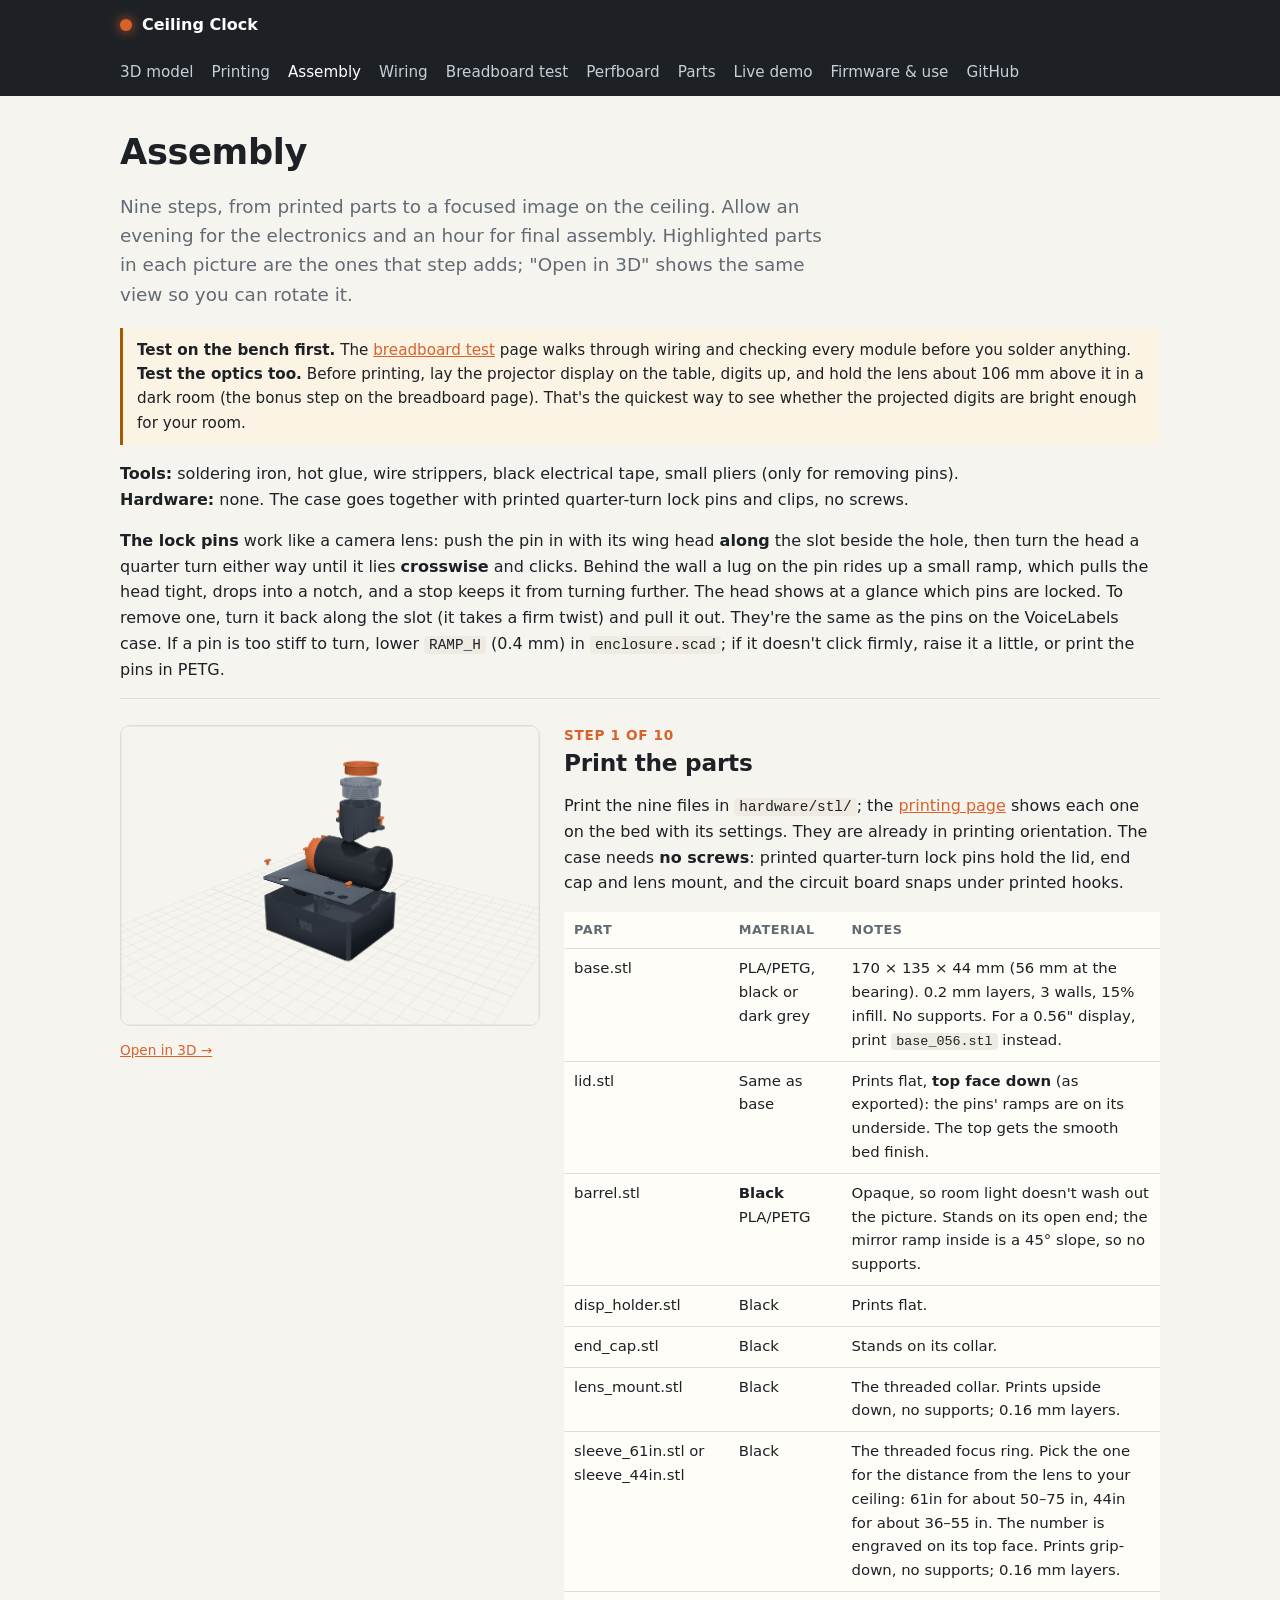
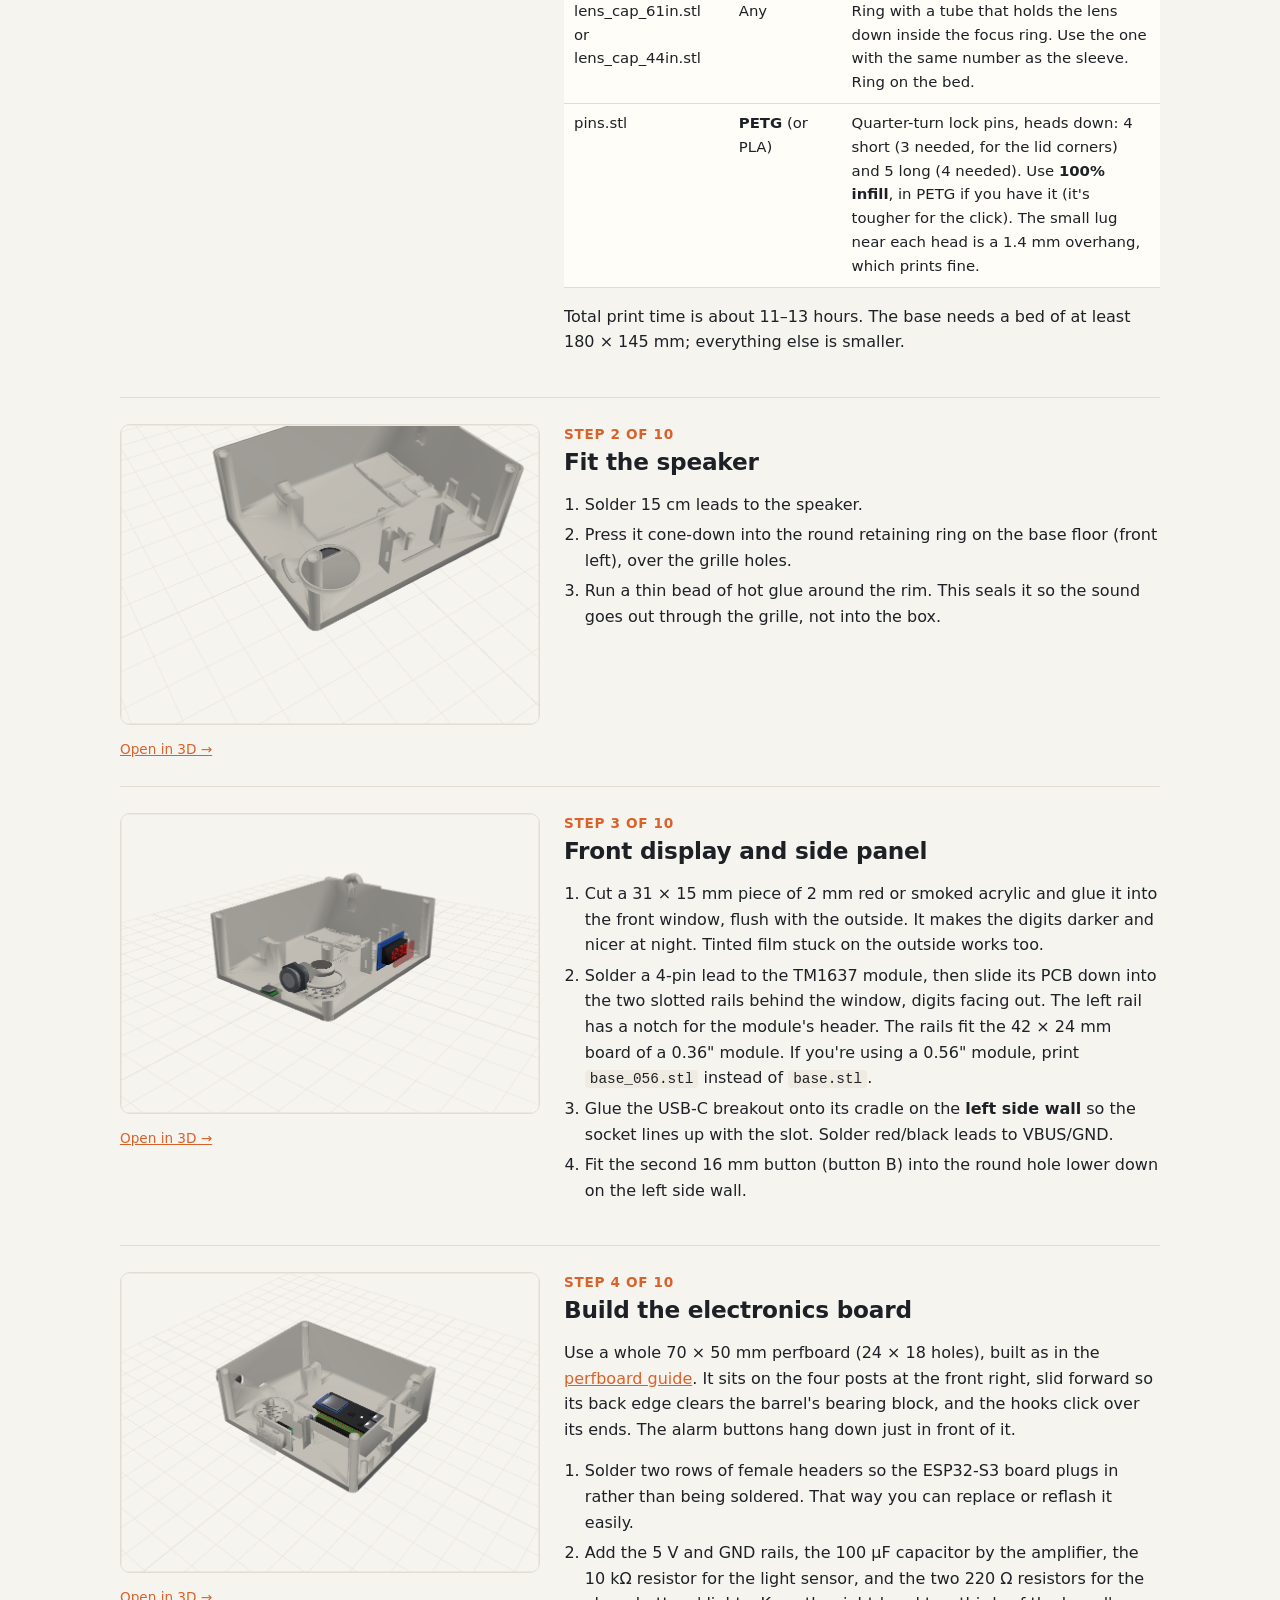
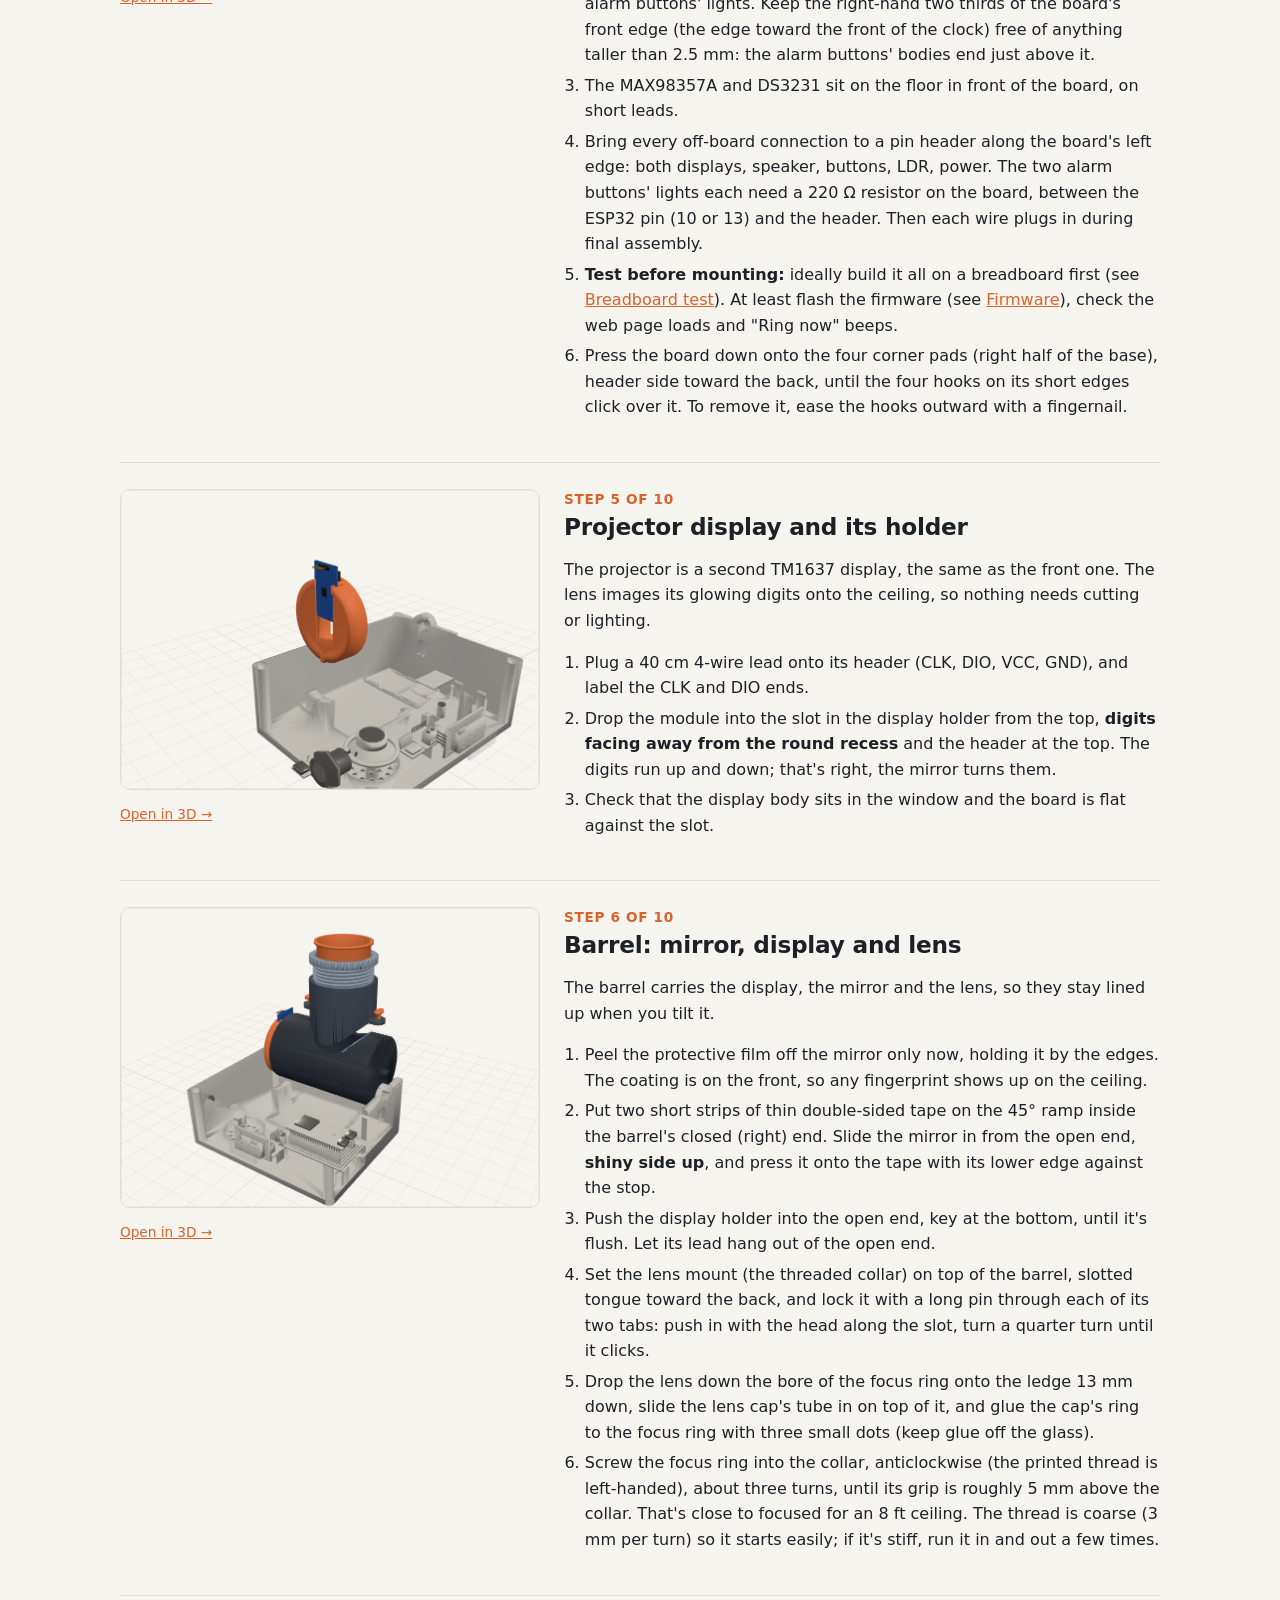
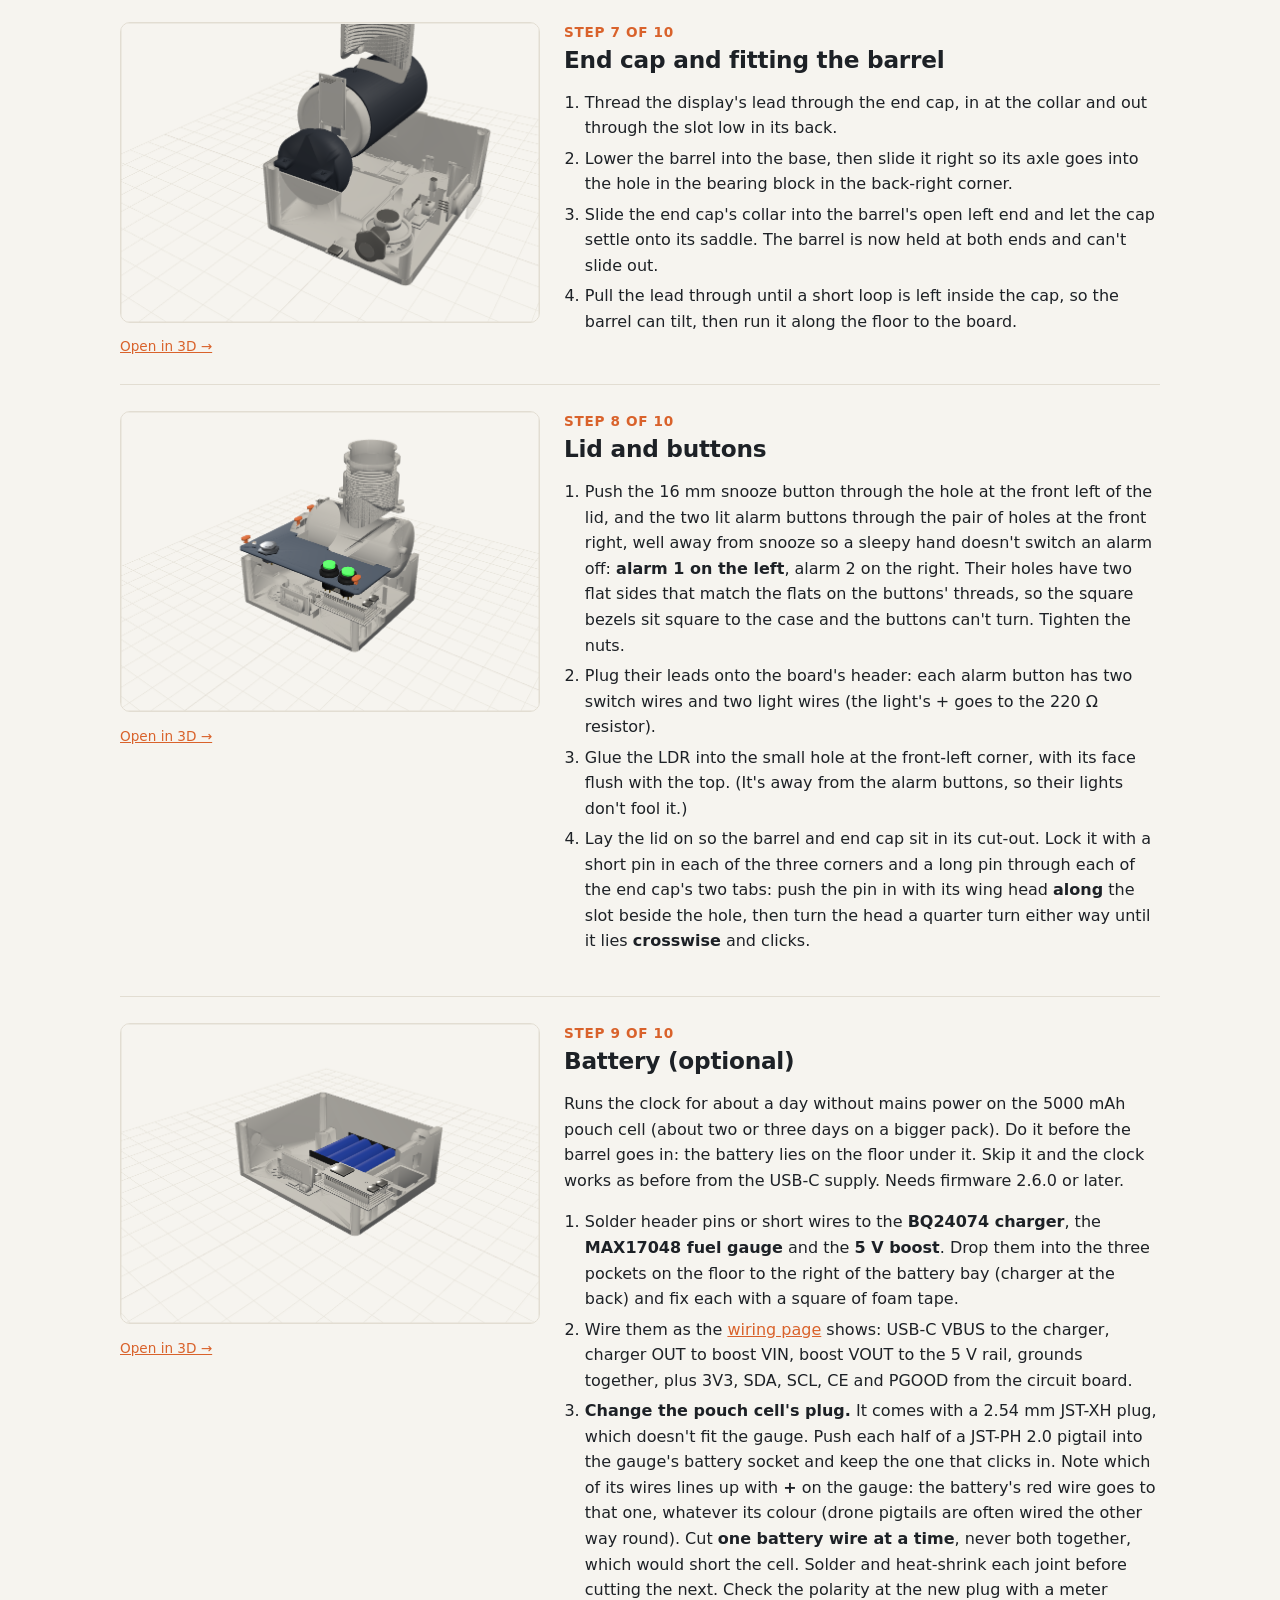
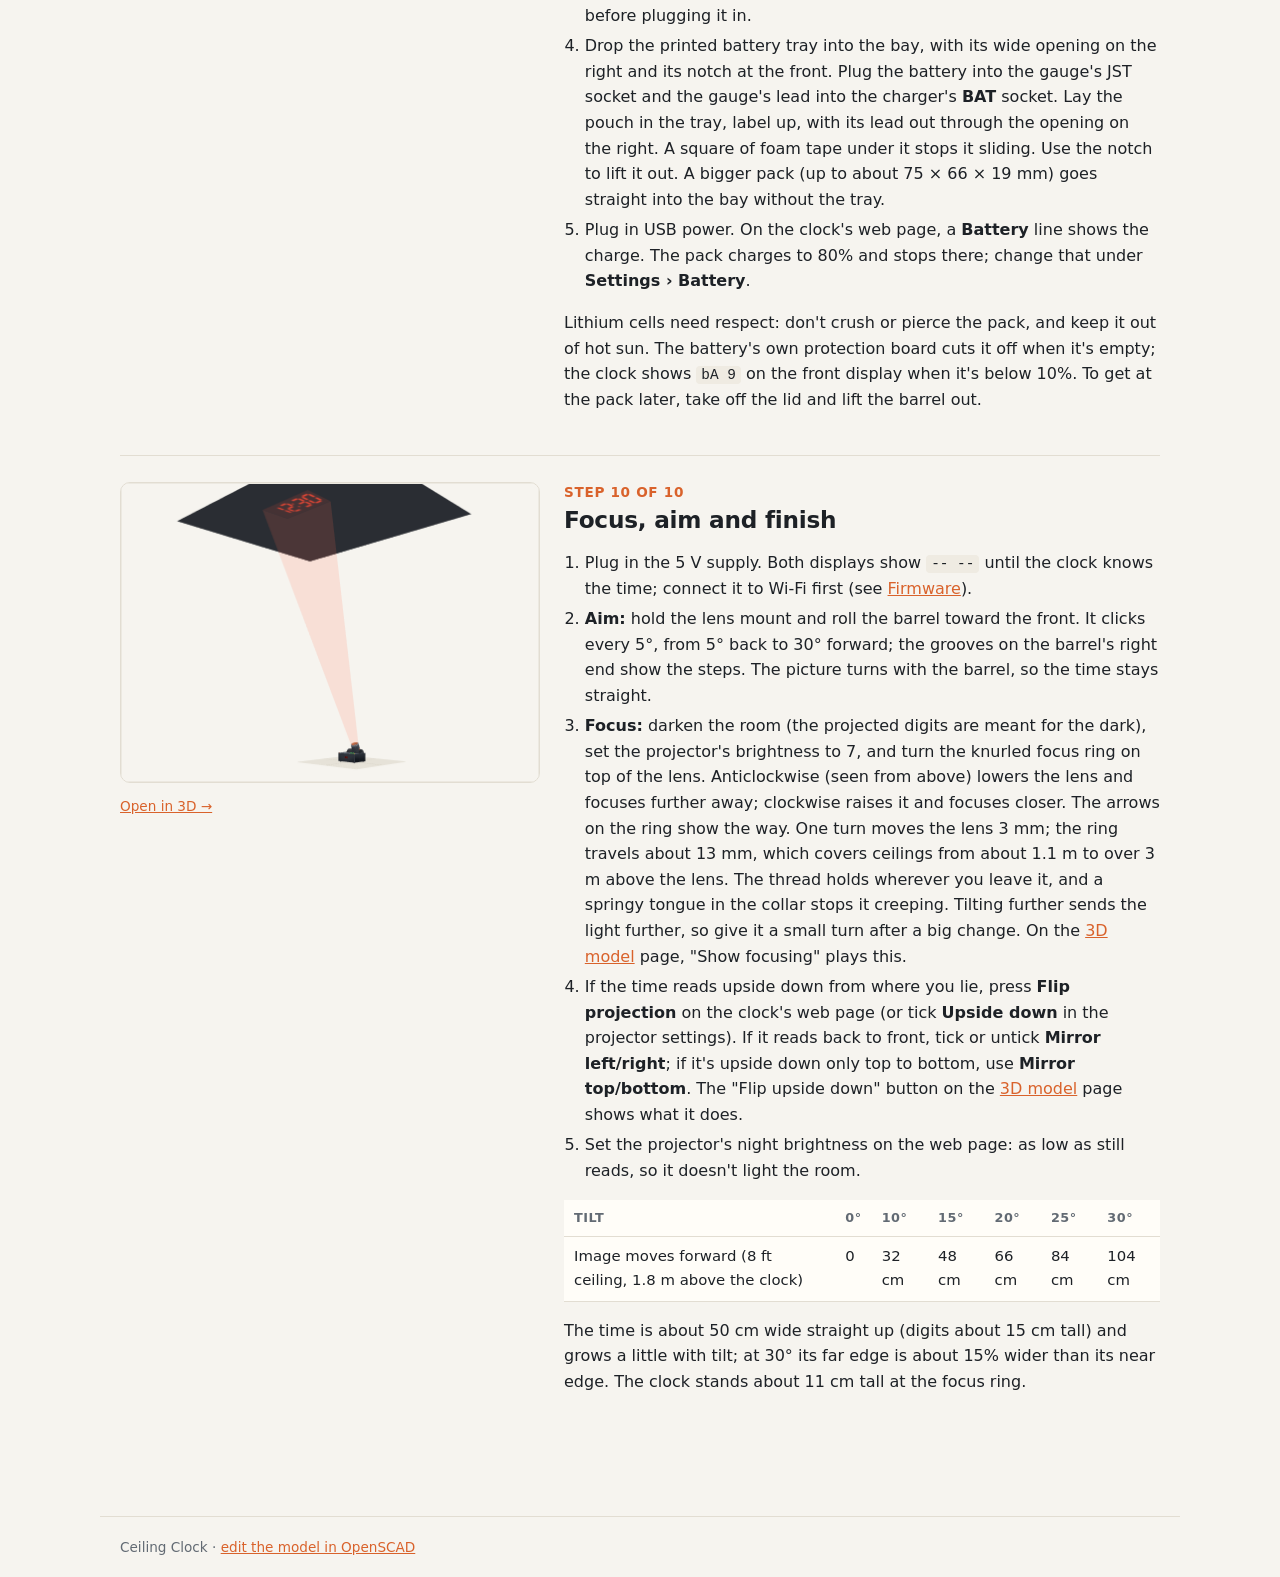
<file: docs/assembly.html>
<!DOCTYPE html>
<html lang="en"><head>
<meta charset="utf-8"><meta name="viewport" content="width=device-width,initial-scale=1">
<title>Assembly · Ceiling Clock</title>
<link rel="stylesheet" href="style.css?v=20261030v">
</head><body>
<header class="site"><div class="in">
<a class="brand" href="index.html"><span class="dot"></span>Ceiling Clock</a>
<nav><a href="index.html">3D model</a><a href="printing.html">Printing</a><a href="assembly.html" class="on">Assembly</a><a href="wiring.html">Wiring</a><a href="breadboard.html">Breadboard test</a><a href="perfboard.html">Perfboard</a><a href="parts.html">Parts</a><a href="demo/">Live demo</a><a href="firmware.html">Firmware &amp; use</a><a href="https://github.com/ScottYates/ceilingclock">GitHub</a></nav>
</div></header>
<main>
<h1>Assembly</h1>
<p class="lead">Nine steps, from printed parts to a focused image on the ceiling. Allow an evening for the electronics and an hour for final assembly. Highlighted parts in each picture are the ones that step adds; "Open in 3D" shows the same view so you can rotate it.</p>

<div class="note"><b>Test on the bench first.</b> The <a href="breadboard.html">breadboard test</a> page walks through wiring and checking every module before you solder anything. <b>Test the optics too.</b> Before printing, lay the projector display on the table, digits up, and hold the lens about 106 mm above it in a dark room (the bonus step on the breadboard page). That's the quickest way to see whether the projected digits are bright enough for your room.</div>

<p><b>Tools:</b> soldering iron, hot glue, wire strippers, black electrical tape, small pliers (only for removing pins).<br>
<b>Hardware:</b> none. The case goes together with printed quarter-turn lock pins and clips, no screws.</p>
<p><b>The lock pins</b> work like a camera lens: push the pin in with its wing head <b>along</b> the slot beside the hole, then turn the head a quarter turn either way until it lies <b>crosswise</b> and clicks. Behind the wall a lug on the pin rides up a small ramp, which pulls the head tight, drops into a notch, and a stop keeps it from turning further. The head shows at a glance which pins are locked. To remove one, turn it back along the slot (it takes a firm twist) and pull it out. They're the same as the pins on the VoiceLabels case. If a pin is too stiff to turn, lower <code>RAMP_H</code> (0.4 mm) in <code>enclosure.scad</code>; if it doesn't click firmly, raise it a little, or print the pins in PETG.</p>

<div id="steps"></div>
</main>
<footer>Ceiling Clock · <a href="https://github.com/ScottYates/ceilingclock/blob/main/hardware/enclosure.scad">edit the model in OpenSCAD</a></footer>
<script type="module">
import { STEPS } from './js/steps.js?v=20261120b';
document.getElementById('steps').innerHTML = STEPS.map((s, i) => `
<section class="step" id="step-${i + 1}">
  <div><img src="img/step-${i + 1}.png?v=20261120c" alt="3D view of step ${i + 1}: ${s.title}" loading="lazy">
  <p style="margin:6px 0 0;font-size:.85rem"><a href="index.html#step=${i}">Open in 3D →</a></p></div>
  <div><div class="num">Step ${i + 1} of ${STEPS.length}</div><h2>${s.title}</h2>${s.html}</div>
</section>`).join('');
</script>
</body></html>
</file>
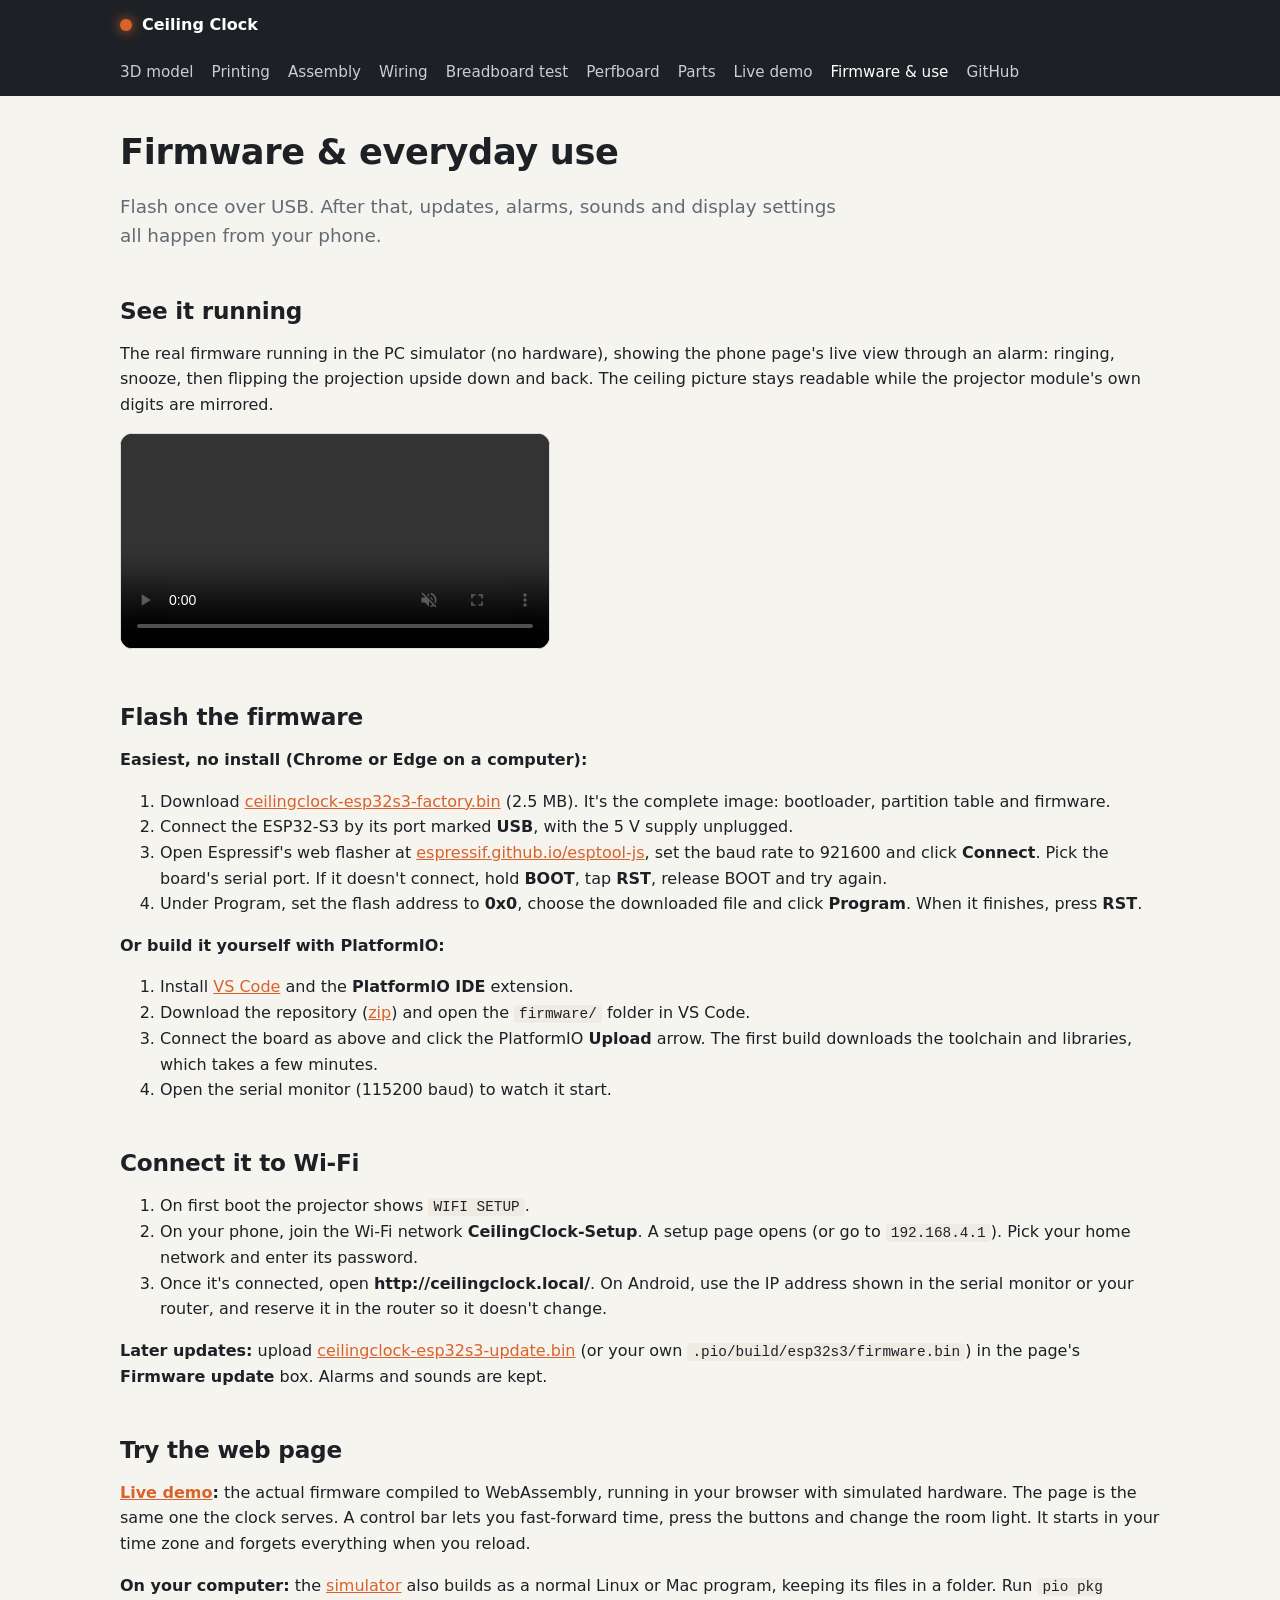
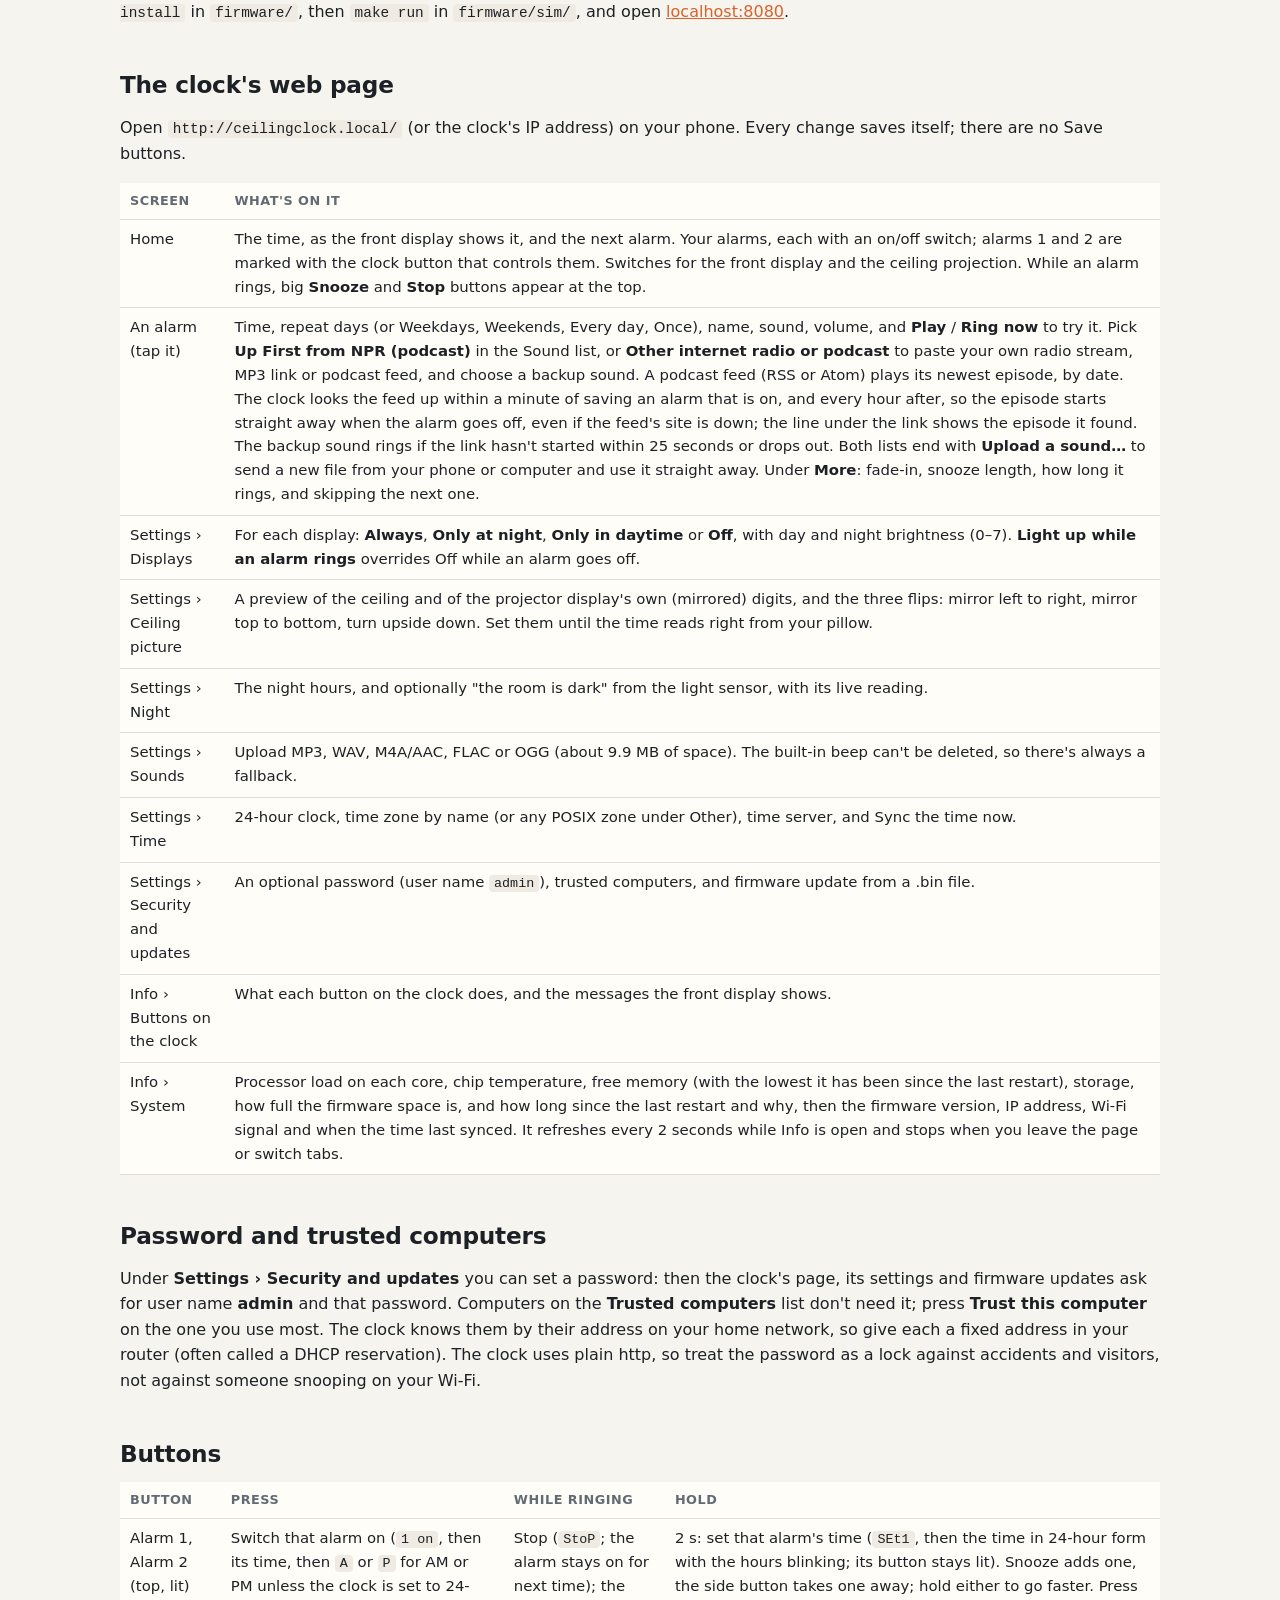
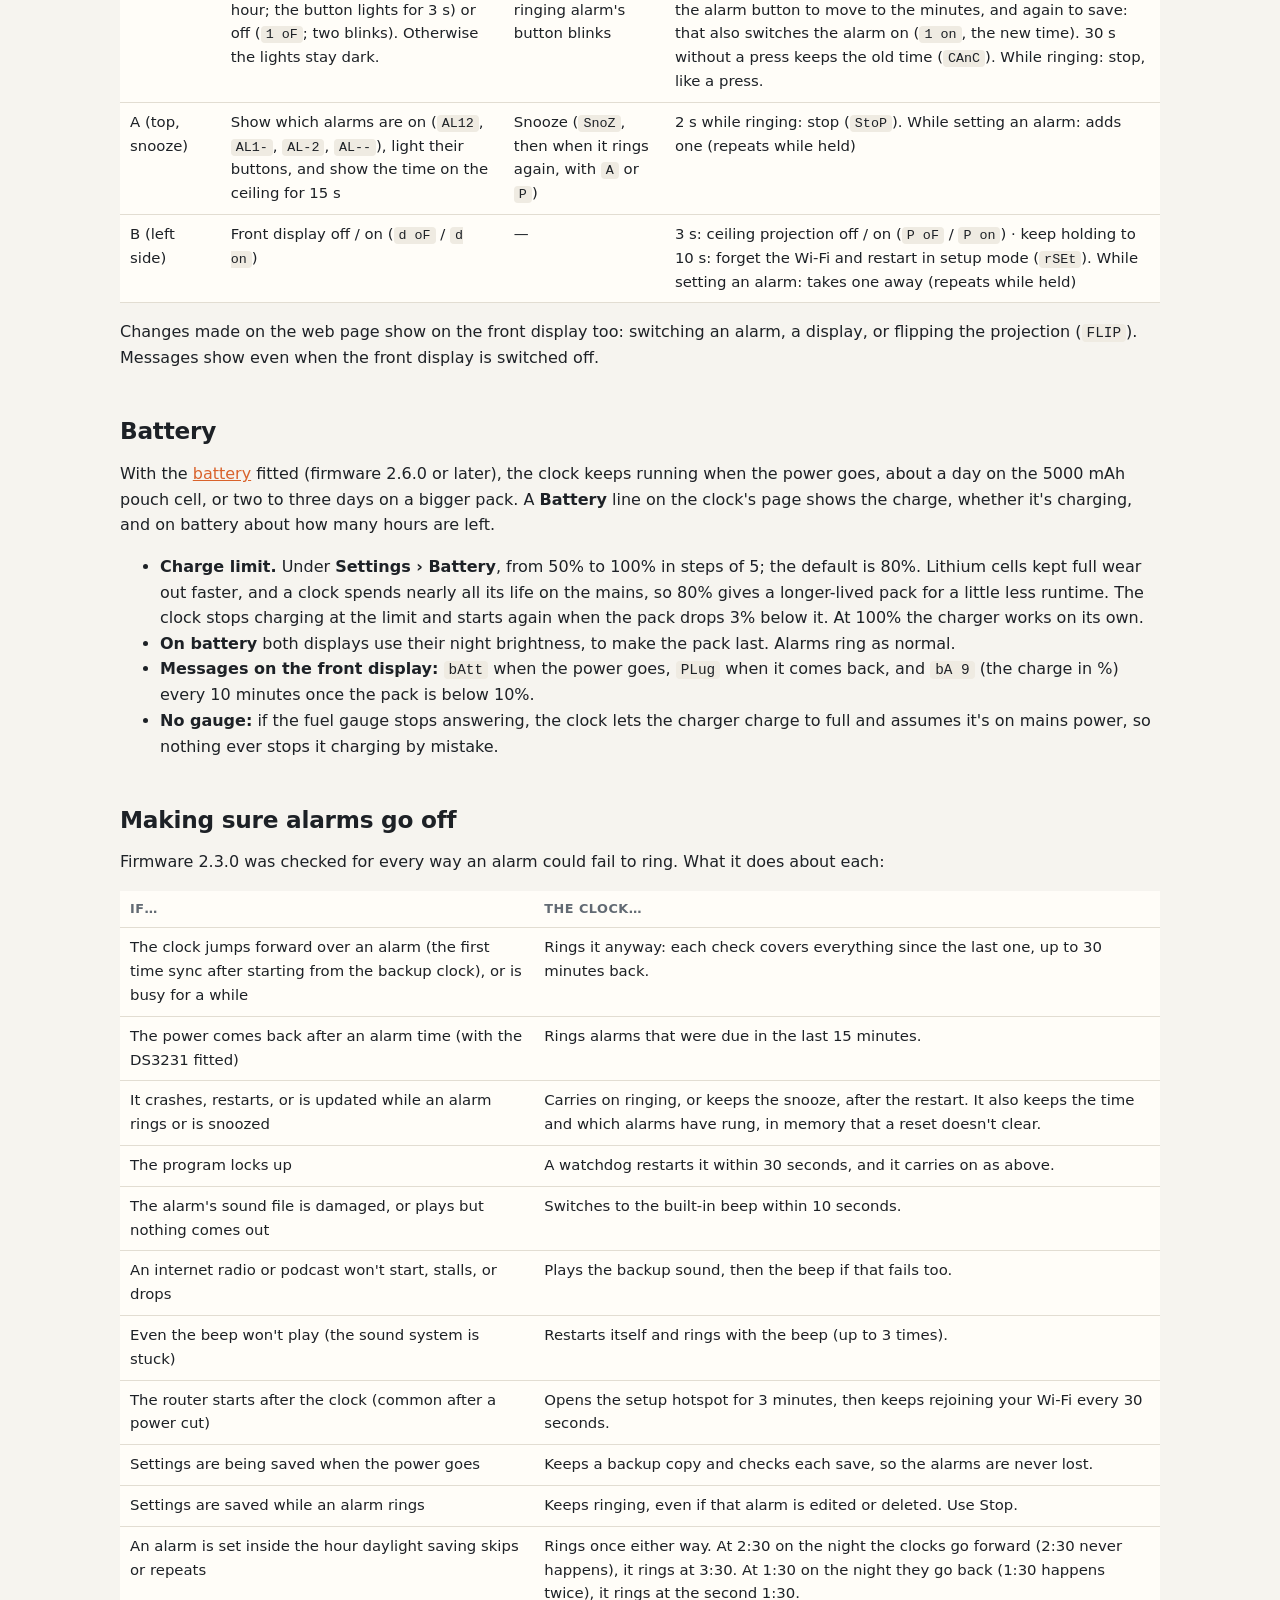
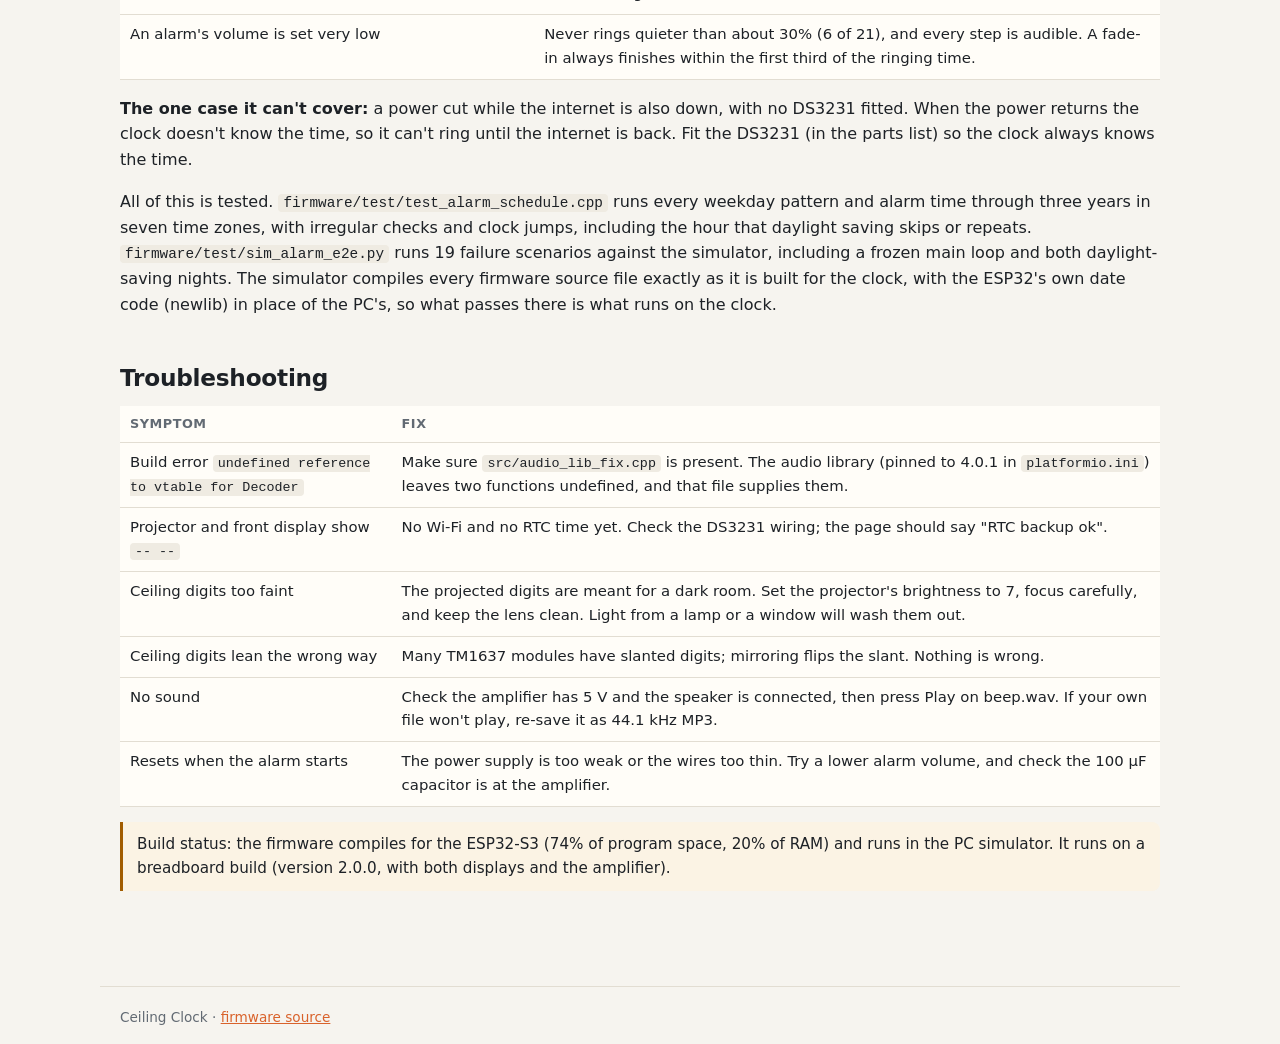
<file: docs/firmware.html>
<!DOCTYPE html>
<html lang="en"><head>
<meta charset="utf-8"><meta name="viewport" content="width=device-width,initial-scale=1">
<title>Firmware &amp; use · Ceiling Clock</title>
<link rel="stylesheet" href="style.css?v=20261030v">
</head><body>
<header class="site"><div class="in">
<a class="brand" href="index.html"><span class="dot"></span>Ceiling Clock</a>
<nav><a href="index.html">3D model</a><a href="printing.html">Printing</a><a href="assembly.html">Assembly</a><a href="wiring.html">Wiring</a><a href="breadboard.html">Breadboard test</a><a href="perfboard.html">Perfboard</a><a href="parts.html">Parts</a><a href="demo/">Live demo</a><a href="firmware.html" class="on">Firmware &amp; use</a><a href="https://github.com/ScottYates/ceilingclock">GitHub</a></nav>
</div></header>
<main>
<h1>Firmware &amp; everyday use</h1>
<p class="lead">Flash once over USB. After that, updates, alarms, sounds and display settings all happen from your phone.</p>

<h2>See it running</h2>
<p>The real firmware running in the PC simulator (no hardware), showing the phone page's live view through an alarm: ringing, snooze, then flipping the projection upside down and back. The ceiling picture stays readable while the projector module's own digits are mirrored.</p>
<video src="downloads/ceilingclock-simulator.mp4" controls muted playsinline style="width:100%;max-width:430px;border-radius:12px;border:1px solid var(--line);background:#111"></video>

<h2>Flash the firmware</h2>
<p><b>Easiest, no install (Chrome or Edge on a computer):</b></p>
<ol>
<li>Download <a href="downloads/ceilingclock-esp32s3-factory.bin">ceilingclock-esp32s3-factory.bin</a> (2.5 MB). It's the complete image: bootloader, partition table and firmware.</li>
<li>Connect the ESP32-S3 by its port marked <b>USB</b>, with the 5 V supply unplugged.</li>
<li>Open Espressif's web flasher at <a href="https://espressif.github.io/esptool-js/">espressif.github.io/esptool-js</a>, set the baud rate to 921600 and click <b>Connect</b>. Pick the board's serial port. If it doesn't connect, hold <b>BOOT</b>, tap <b>RST</b>, release BOOT and try again.</li>
<li>Under Program, set the flash address to <b>0x0</b>, choose the downloaded file and click <b>Program</b>. When it finishes, press <b>RST</b>.</li>
</ol>
<p><b>Or build it yourself with PlatformIO:</b></p>
<ol>
<li>Install <a href="https://code.visualstudio.com/">VS Code</a> and the <b>PlatformIO IDE</b> extension.</li>
<li>Download the repository (<a href="https://github.com/ScottYates/ceilingclock/archive/refs/heads/main.zip">zip</a>) and open the <code>firmware/</code> folder in VS Code.</li>
<li>Connect the board as above and click the PlatformIO <b>Upload</b> arrow. The first build downloads the toolchain and libraries, which takes a few minutes.</li>
<li>Open the serial monitor (115200 baud) to watch it start.</li>
</ol>

<h2>Connect it to Wi-Fi</h2>
<ol>
<li>On first boot the projector shows <code>WIFI SETUP</code>.</li>
<li>On your phone, join the Wi-Fi network <b>CeilingClock-Setup</b>. A setup page opens (or go to <code>192.168.4.1</code>). Pick your home network and enter its password.</li>
<li>Once it's connected, open <b>http://ceilingclock.local/</b>. On Android, use the IP address shown in the serial monitor or your router, and reserve it in the router so it doesn't change.</li>
</ol>
<p><b>Later updates:</b> upload <a href="downloads/ceilingclock-esp32s3-update.bin">ceilingclock-esp32s3-update.bin</a> (or your own <code>.pio/build/esp32s3/firmware.bin</code>) in the page's <b>Firmware update</b> box. Alarms and sounds are kept.</p>

<h2>Try the web page</h2>
<p><b><a href="demo/">Live demo</a>:</b> the actual firmware compiled to WebAssembly, running in your browser with simulated hardware. The page is the same one the clock serves. A control bar lets you fast-forward time, press the buttons and change the room light. It starts in your time zone and forgets everything when you reload.</p>
<p><b>On your computer:</b> the <a href="https://github.com/ScottYates/ceilingclock/tree/main/firmware/sim">simulator</a> also builds as a normal Linux or Mac program, keeping its files in a folder. Run <code>pio pkg install</code> in <code>firmware/</code>, then <code>make run</code> in <code>firmware/sim/</code>, and open <a href="http://localhost:8080/">localhost:8080</a>.</p>

<h2>The clock's web page</h2>
<p>Open <code>http://ceilingclock.local/</code> (or the clock's IP address) on your phone. Every change saves itself; there are no Save buttons.</p>
<table><thead><tr><th>Screen</th><th>What's on it</th></tr></thead><tbody>
<tr><td>Home</td><td>The time, as the front display shows it, and the next alarm. Your alarms, each with an on/off switch; alarms 1 and 2 are marked with the clock button that controls them. Switches for the front display and the ceiling projection. While an alarm rings, big <b>Snooze</b> and <b>Stop</b> buttons appear at the top.</td></tr>
<tr><td>An alarm (tap it)</td><td>Time, repeat days (or Weekdays, Weekends, Every day, Once), name, sound, volume, and <b>Play</b> / <b>Ring now</b> to try it. Pick <b>Up First from NPR (podcast)</b> in the Sound list, or <b>Other internet radio or podcast</b> to paste your own radio stream, MP3 link or podcast feed, and choose a backup sound. A podcast feed (RSS or Atom) plays its newest episode, by date. The clock looks the feed up within a minute of saving an alarm that is on, and every hour after, so the episode starts straight away when the alarm goes off, even if the feed's site is down; the line under the link shows the episode it found. The backup sound rings if the link hasn't started within 25 seconds or drops out. Both lists end with <b>Upload a sound…</b> to send a new file from your phone or computer and use it straight away. Under <b>More</b>: fade-in, snooze length, how long it rings, and skipping the next one.</td></tr>
<tr><td>Settings › Displays</td><td>For each display: <b>Always</b>, <b>Only at night</b>, <b>Only in daytime</b> or <b>Off</b>, with day and night brightness (0–7). <b>Light up while an alarm rings</b> overrides Off while an alarm goes off.</td></tr>
<tr><td>Settings › Ceiling picture</td><td>A preview of the ceiling and of the projector display's own (mirrored) digits, and the three flips: mirror left to right, mirror top to bottom, turn upside down. Set them until the time reads right from your pillow.</td></tr>
<tr><td>Settings › Night</td><td>The night hours, and optionally "the room is dark" from the light sensor, with its live reading.</td></tr>
<tr><td>Settings › Sounds</td><td>Upload MP3, WAV, M4A/AAC, FLAC or OGG (about 9.9 MB of space). The built-in beep can't be deleted, so there's always a fallback.</td></tr>
<tr><td>Settings › Time</td><td>24-hour clock, time zone by name (or any POSIX zone under Other), time server, and Sync the time now.</td></tr>
<tr><td>Settings › Security and updates</td><td>An optional password (user name <code>admin</code>), trusted computers, and firmware update from a .bin file.</td></tr>
<tr><td>Info › Buttons on the clock</td><td>What each button on the clock does, and the messages the front display shows.</td></tr>
<tr><td>Info › System</td><td>Processor load on each core, chip temperature, free memory (with the lowest it has been since the last restart), storage, how full the firmware space is, and how long since the last restart and why, then the firmware version, IP address, Wi-Fi signal and when the time last synced. It refreshes every 2 seconds while Info is open and stops when you leave the page or switch tabs.</td></tr>
</tbody></table>

<h2>Password and trusted computers</h2>
<p>Under <b>Settings › Security and updates</b> you can set a password: then the clock's page, its settings and firmware updates ask for user name <b>admin</b> and that password. Computers on the <b>Trusted computers</b> list don't need it; press <b>Trust this computer</b> on the one you use most. The clock knows them by their address on your home network, so give each a fixed address in your router (often called a DHCP reservation). The clock uses plain http, so treat the password as a lock against accidents and visitors, not against someone snooping on your Wi-Fi.</p>

<h2>Buttons</h2>
<table><thead><tr><th>Button</th><th>Press</th><th>While ringing</th><th>Hold</th></tr></thead><tbody>
<tr><td>Alarm 1, Alarm 2 (top, lit)</td><td>Switch that alarm on (<code>1 on</code>, then its time, then <code>A</code> or <code>P</code> for AM or PM unless the clock is set to 24-hour; the button lights for 3 s) or off (<code>1 oF</code>; two blinks). Otherwise the lights stay dark.</td><td>Stop (<code>StoP</code>; the alarm stays on for next time); the ringing alarm's button blinks</td><td>2 s: set that alarm's time (<code>SEt1</code>, then the time in 24-hour form with the hours blinking; its button stays lit). Snooze adds one, the side button takes one away; hold either to go faster. Press the alarm button to move to the minutes, and again to save: that also switches the alarm on (<code>1 on</code>, the new time). 30 s without a press keeps the old time (<code>CAnC</code>). While ringing: stop, like a press.</td></tr>
<tr><td>A (top, snooze)</td><td>Show which alarms are on (<code>AL12</code>, <code>AL1-</code>, <code>AL-2</code>, <code>AL--</code>), light their buttons, and show the time on the ceiling for 15 s</td><td>Snooze (<code>SnoZ</code>, then when it rings again, with <code>A</code> or <code>P</code>)</td><td>2 s while ringing: stop (<code>StoP</code>). While setting an alarm: adds one (repeats while held)</td></tr>
<tr><td>B (left side)</td><td>Front display off / on (<code>d oF</code> / <code>d on</code>)</td><td>—</td><td>3 s: ceiling projection off / on (<code>P oF</code> / <code>P on</code>) · keep holding to 10 s: forget the Wi-Fi and restart in setup mode (<code>rSEt</code>). While setting an alarm: takes one away (repeats while held)</td></tr>
</tbody></table>
<p>Changes made on the web page show on the front display too: switching an alarm, a display, or flipping the projection (<code>FLIP</code>). Messages show even when the front display is switched off.</p>

<h2 id="battery">Battery</h2>
<p>With the <a href="assembly.html">battery</a> fitted (firmware 2.6.0 or later), the clock keeps running when the power goes, about a day on the 5000 mAh pouch cell, or two to three days on a bigger pack. A <b>Battery</b> line on the clock's page shows the charge, whether it's charging, and on battery about how many hours are left.</p>
<ul>
<li><b>Charge limit.</b> Under <b>Settings › Battery</b>, from 50% to 100% in steps of 5; the default is 80%. Lithium cells kept full wear out faster, and a clock spends nearly all its life on the mains, so 80% gives a longer-lived pack for a little less runtime. The clock stops charging at the limit and starts again when the pack drops 3% below it. At 100% the charger works on its own.</li>
<li><b>On battery</b> both displays use their night brightness, to make the pack last. Alarms ring as normal.</li>
<li><b>Messages on the front display:</b> <code>bAtt</code> when the power goes, <code>PLug</code> when it comes back, and <code>bA 9</code> (the charge in %) every 10 minutes once the pack is below 10%.</li>
<li><b>No gauge:</b> if the fuel gauge stops answering, the clock lets the charger charge to full and assumes it's on mains power, so nothing ever stops it charging by mistake.</li>
</ul>

<h2>Making sure alarms go off</h2>
<p>Firmware 2.3.0 was checked for every way an alarm could fail to ring. What it does about each:</p>
<table><thead><tr><th>If…</th><th>The clock…</th></tr></thead><tbody>
<tr><td>The clock jumps forward over an alarm (the first time sync after starting from the backup clock), or is busy for a while</td><td>Rings it anyway: each check covers everything since the last one, up to 30 minutes back.</td></tr>
<tr><td>The power comes back after an alarm time (with the DS3231 fitted)</td><td>Rings alarms that were due in the last 15 minutes.</td></tr>
<tr><td>It crashes, restarts, or is updated while an alarm rings or is snoozed</td><td>Carries on ringing, or keeps the snooze, after the restart. It also keeps the time and which alarms have rung, in memory that a reset doesn't clear.</td></tr>
<tr><td>The program locks up</td><td>A watchdog restarts it within 30 seconds, and it carries on as above.</td></tr>
<tr><td>The alarm's sound file is damaged, or plays but nothing comes out</td><td>Switches to the built-in beep within 10 seconds.</td></tr>
<tr><td>An internet radio or podcast won't start, stalls, or drops</td><td>Plays the backup sound, then the beep if that fails too.</td></tr>
<tr><td>Even the beep won't play (the sound system is stuck)</td><td>Restarts itself and rings with the beep (up to 3 times).</td></tr>
<tr><td>The router starts after the clock (common after a power cut)</td><td>Opens the setup hotspot for 3 minutes, then keeps rejoining your Wi-Fi every 30 seconds.</td></tr>
<tr><td>Settings are being saved when the power goes</td><td>Keeps a backup copy and checks each save, so the alarms are never lost.</td></tr>
<tr><td>Settings are saved while an alarm rings</td><td>Keeps ringing, even if that alarm is edited or deleted. Use Stop.</td></tr>
<tr><td>An alarm is set inside the hour daylight saving skips or repeats</td><td>Rings once either way. At 2:30 on the night the clocks go forward (2:30 never happens), it rings at 3:30. At 1:30 on the night they go back (1:30 happens twice), it rings at the second 1:30.</td></tr>
<tr><td>An alarm's volume is set very low</td><td>Never rings quieter than about 30% (6 of 21), and every step is audible. A fade-in always finishes within the first third of the ringing time.</td></tr>
</tbody></table>
<p><b>The one case it can't cover:</b> a power cut while the internet is also down, with no DS3231 fitted. When the power returns the clock doesn't know the time, so it can't ring until the internet is back. Fit the DS3231 (in the parts list) so the clock always knows the time.</p>
<p>All of this is tested. <code>firmware/test/test_alarm_schedule.cpp</code> runs every weekday pattern and alarm time through three years in seven time zones, with irregular checks and clock jumps, including the hour that daylight saving skips or repeats. <code>firmware/test/sim_alarm_e2e.py</code> runs 19 failure scenarios against the simulator, including a frozen main loop and both daylight-saving nights. The simulator compiles every firmware source file exactly as it is built for the clock, with the ESP32's own date code (newlib) in place of the PC's, so what passes there is what runs on the clock.</p>

<h2>Troubleshooting</h2>
<table><thead><tr><th>Symptom</th><th>Fix</th></tr></thead><tbody>
<tr><td>Build error <code>undefined reference to vtable for Decoder</code></td><td>Make sure <code>src/audio_lib_fix.cpp</code> is present. The audio library (pinned to 4.0.1 in <code>platformio.ini</code>) leaves two functions undefined, and that file supplies them.</td></tr>
<tr><td>Projector and front display show <code>-- --</code></td><td>No Wi-Fi and no RTC time yet. Check the DS3231 wiring; the page should say "RTC backup ok".</td></tr>
<tr><td>Ceiling digits too faint</td><td>The projected digits are meant for a dark room. Set the projector's brightness to 7, focus carefully, and keep the lens clean. Light from a lamp or a window will wash them out.</td></tr>
<tr><td>Ceiling digits lean the wrong way</td><td>Many TM1637 modules have slanted digits; mirroring flips the slant. Nothing is wrong.</td></tr>
<tr><td>No sound</td><td>Check the amplifier has 5 V and the speaker is connected, then press Play on beep.wav. If your own file won't play, re-save it as 44.1 kHz MP3.</td></tr>
<tr><td>Resets when the alarm starts</td><td>The power supply is too weak or the wires too thin. Try a lower alarm volume, and check the 100 µF capacitor is at the amplifier.</td></tr>
</tbody></table>
<p class="note">Build status: the firmware compiles for the ESP32-S3 (74% of program space, 20% of RAM) and runs in the PC simulator. It runs on a breadboard build (version 2.0.0, with both displays and the amplifier).</p>
</main>
<footer>Ceiling Clock · <a href="https://github.com/ScottYates/ceilingclock/tree/main/firmware">firmware source</a></footer>
</body></html>
</file>
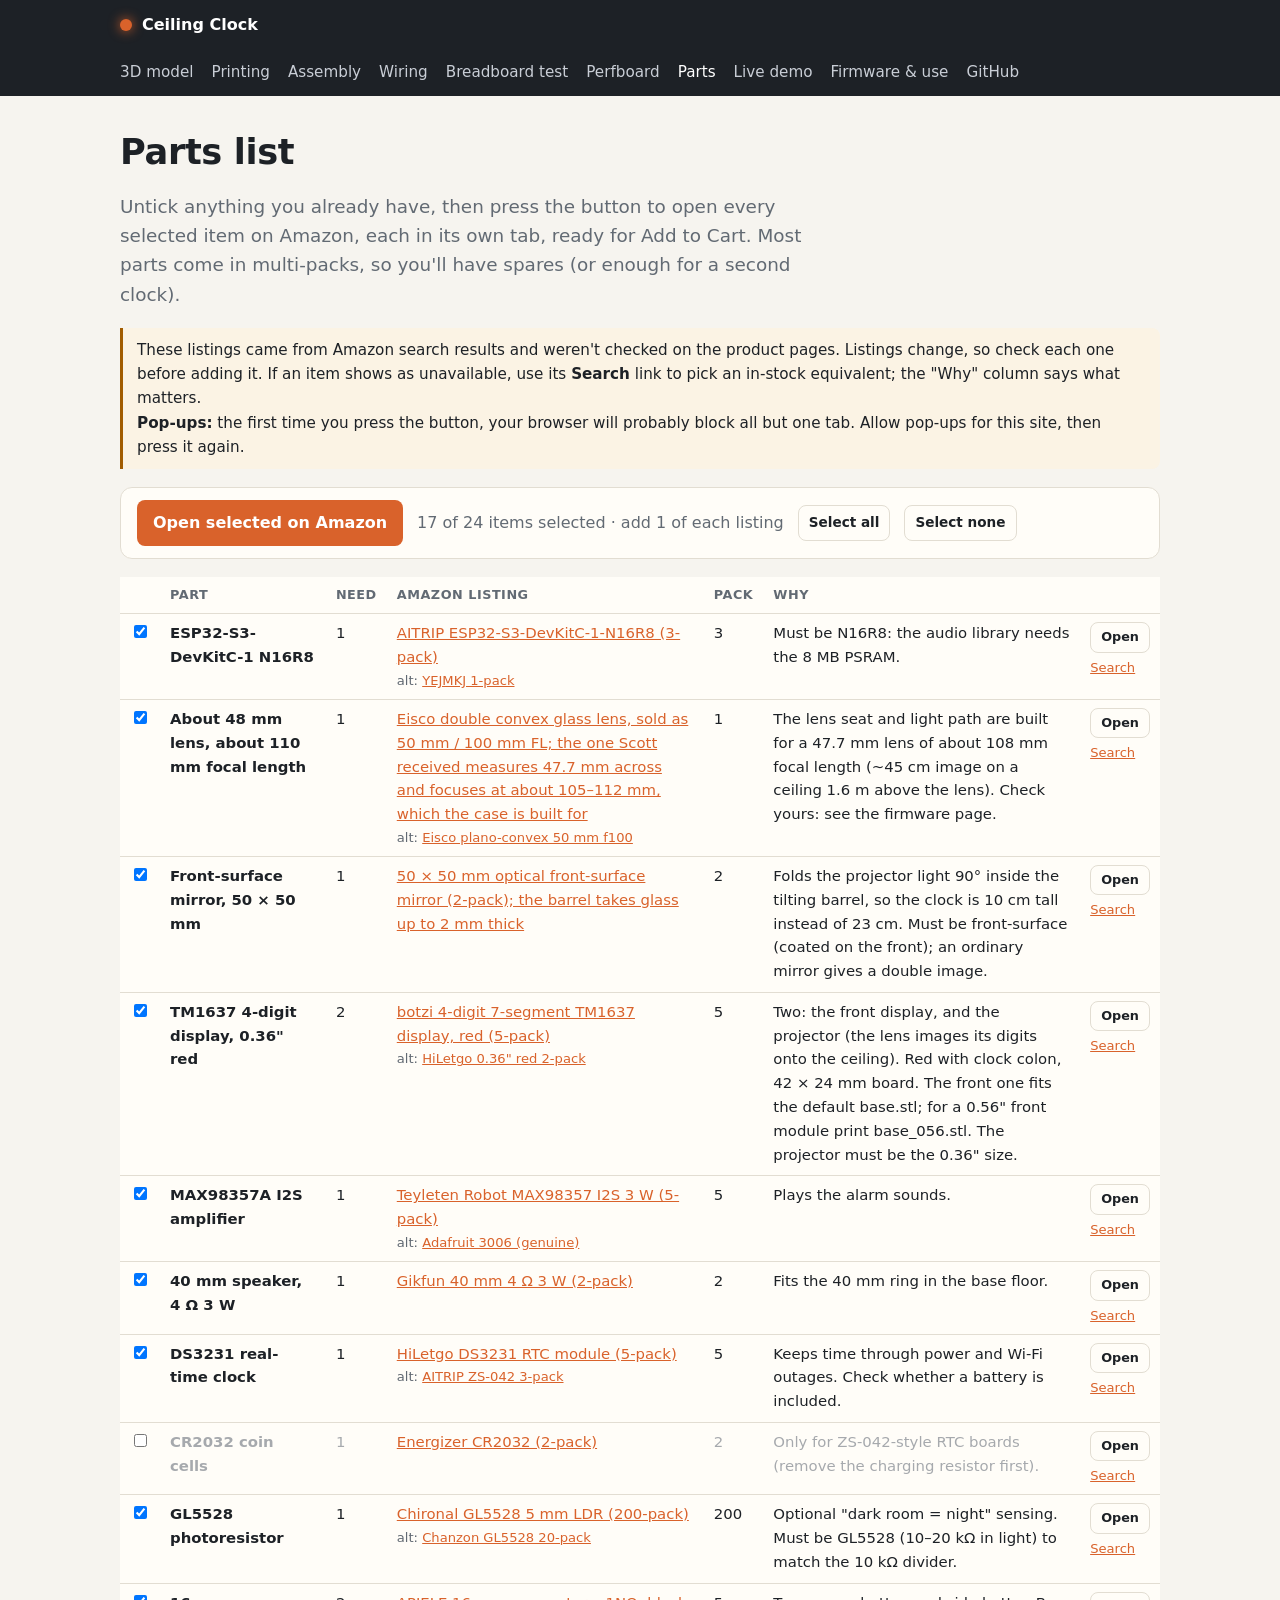
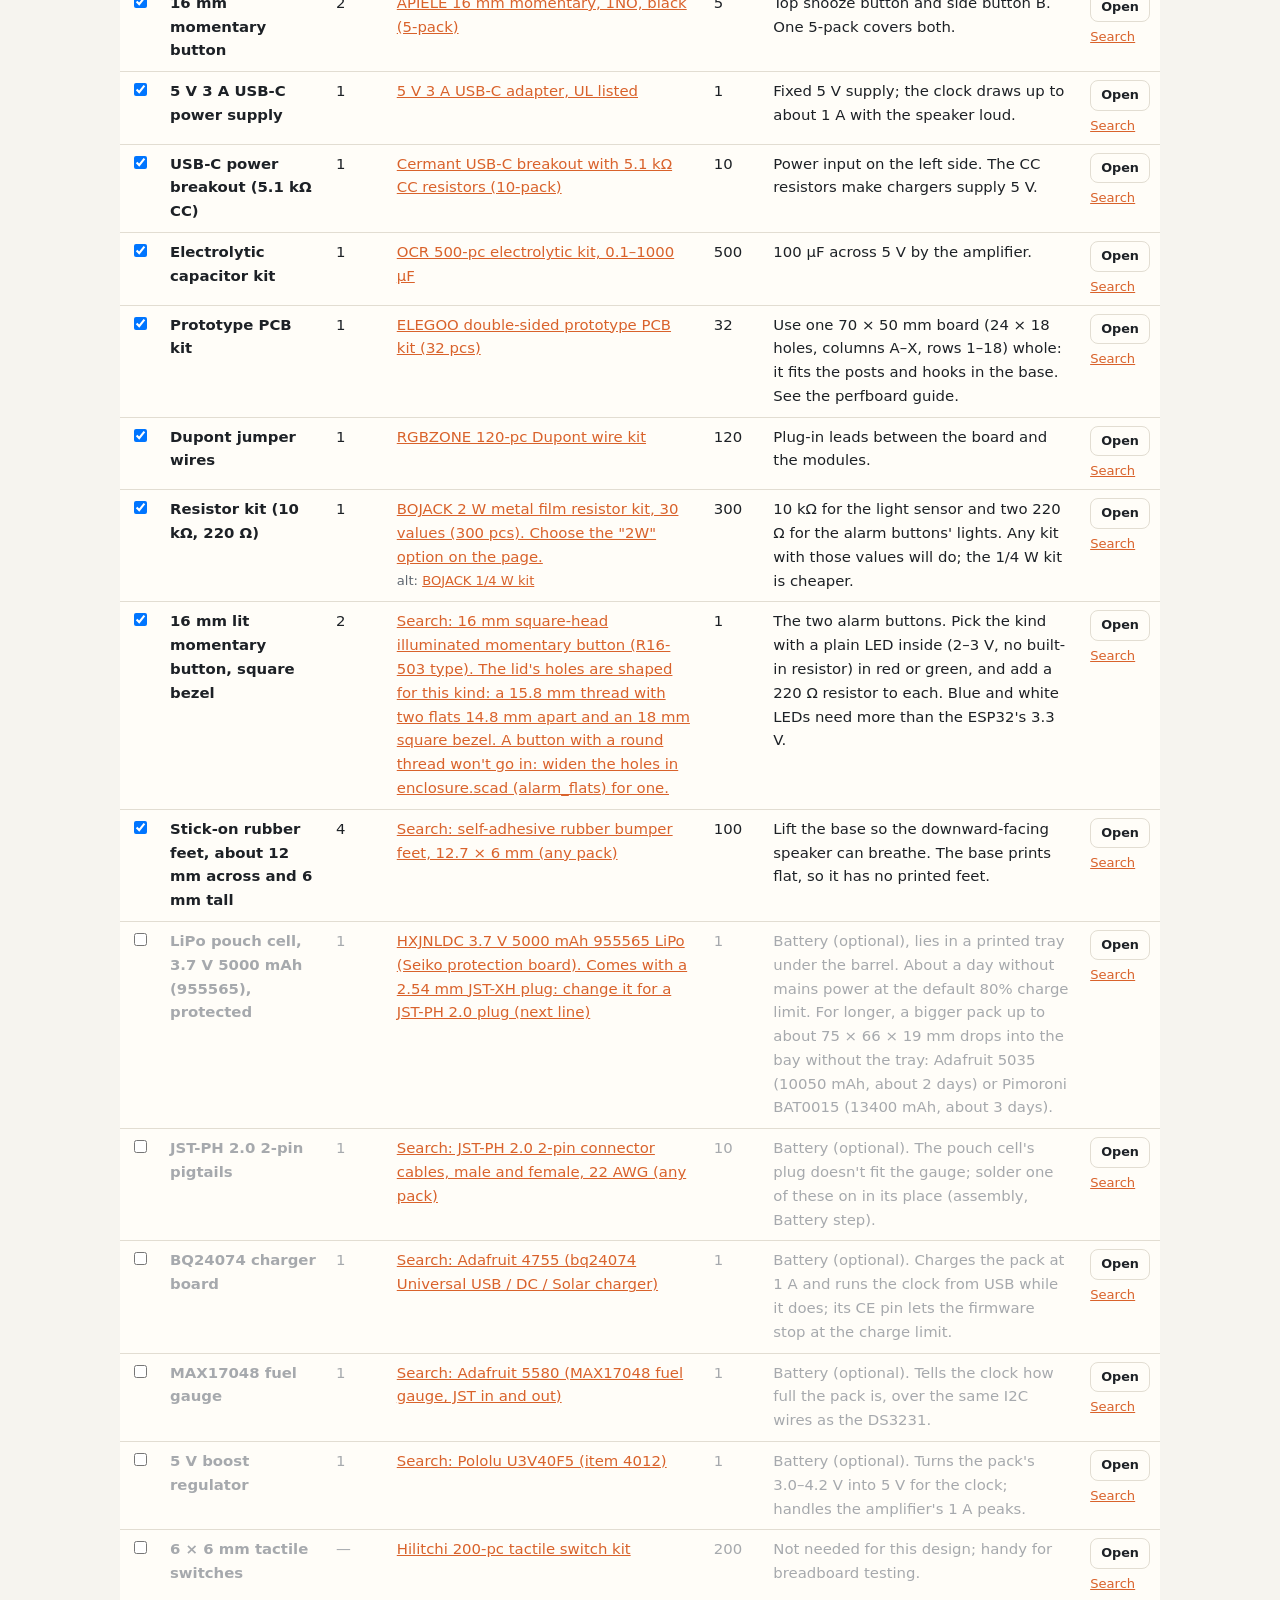
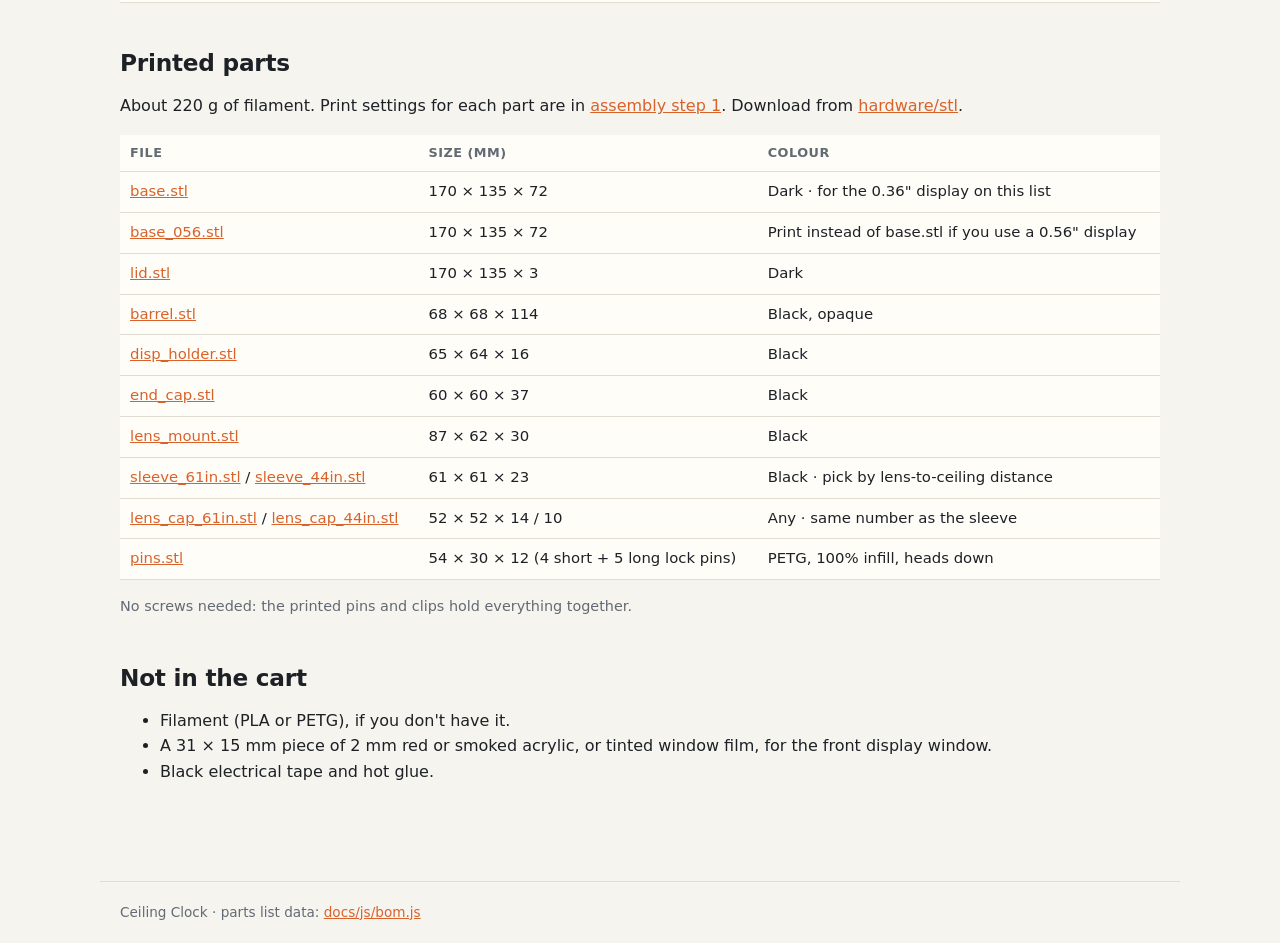
<file: docs/parts.html>
<!DOCTYPE html>
<html lang="en"><head>
<meta charset="utf-8"><meta name="viewport" content="width=device-width,initial-scale=1">
<title>Parts list · Ceiling Clock</title>
<link rel="stylesheet" href="style.css?v=20261030v">
</head><body>
<header class="site"><div class="in">
<a class="brand" href="index.html"><span class="dot"></span>Ceiling Clock</a>
<nav><a href="index.html">3D model</a><a href="printing.html">Printing</a><a href="assembly.html">Assembly</a><a href="wiring.html">Wiring</a><a href="breadboard.html">Breadboard test</a><a href="perfboard.html">Perfboard</a><a href="parts.html" class="on">Parts</a><a href="demo/">Live demo</a><a href="firmware.html">Firmware &amp; use</a><a href="https://github.com/ScottYates/ceilingclock">GitHub</a></nav>
</div></header>
<main>
<h1>Parts list</h1>
<p class="lead">Untick anything you already have, then press the button to open every selected item on Amazon, each in its own tab, ready for Add to Cart. Most parts come in multi-packs, so you'll have spares (or enough for a second clock).</p>

<div class="note">These listings came from Amazon search results and weren't checked on the product pages. Listings change, so check each one before adding it. If an item shows as unavailable, use its <b>Search</b> link to pick an in-stock equivalent; the "Why" column says what matters.<br>
<b>Pop-ups:</b> the first time you press the button, your browser will probably block all but one tab. Allow pop-ups for this site, then press it again.</div>

<div class="cartbar">
  <button class="btn" id="open">Open selected on Amazon</button>
  <span class="sum" id="sum"></span>
  <button class="btn ghost" id="all" style="padding:6px 10px;font-size:.85rem">Select all</button>
  <button class="btn ghost" id="none" style="padding:6px 10px;font-size:.85rem">Select none</button>
</div>

<table id="bom"><thead><tr><th></th><th>Part</th><th>Need</th><th>Amazon listing</th><th>Pack</th><th>Why</th><th></th></tr></thead><tbody></tbody></table>

<h2>Printed parts</h2>
<p>About 220 g of filament. Print settings for each part are in <a href="assembly.html#step-1">assembly step 1</a>. Download from <a href="https://github.com/ScottYates/ceilingclock/tree/main/hardware/stl">hardware/stl</a>.</p>
<table><thead><tr><th>File</th><th>Size (mm)</th><th>Colour</th></tr></thead><tbody>
<tr><td><a href="https://github.com/ScottYates/ceilingclock/raw/main/hardware/stl/base.stl">base.stl</a></td><td>170 × 135 × 72</td><td>Dark · for the 0.36" display on this list</td></tr>
<tr><td><a href="https://github.com/ScottYates/ceilingclock/raw/main/hardware/stl/base_056.stl">base_056.stl</a></td><td>170 × 135 × 72</td><td>Print instead of base.stl if you use a 0.56" display</td></tr>
<tr><td><a href="https://github.com/ScottYates/ceilingclock/raw/main/hardware/stl/lid.stl">lid.stl</a></td><td>170 × 135 × 3</td><td>Dark</td></tr>
<tr><td><a href="https://github.com/ScottYates/ceilingclock/raw/main/hardware/stl/barrel.stl">barrel.stl</a></td><td>68 × 68 × 114</td><td>Black, opaque</td></tr>
<tr><td><a href="https://github.com/ScottYates/ceilingclock/raw/main/hardware/stl/disp_holder.stl">disp_holder.stl</a></td><td>65 × 64 × 16</td><td>Black</td></tr>
<tr><td><a href="https://github.com/ScottYates/ceilingclock/raw/main/hardware/stl/end_cap.stl">end_cap.stl</a></td><td>60 × 60 × 37</td><td>Black</td></tr>
<tr><td><a href="https://github.com/ScottYates/ceilingclock/raw/main/hardware/stl/lens_mount.stl">lens_mount.stl</a></td><td>87 × 62 × 30</td><td>Black</td></tr>
<tr><td><a href="https://github.com/ScottYates/ceilingclock/raw/main/hardware/stl/sleeve_61in.stl">sleeve_61in.stl</a> / <a href="https://github.com/ScottYates/ceilingclock/raw/main/hardware/stl/sleeve_44in.stl">sleeve_44in.stl</a></td><td>61 × 61 × 23</td><td>Black · pick by lens-to-ceiling distance</td></tr>
<tr><td><a href="https://github.com/ScottYates/ceilingclock/raw/main/hardware/stl/lens_cap_61in.stl">lens_cap_61in.stl</a> / <a href="https://github.com/ScottYates/ceilingclock/raw/main/hardware/stl/lens_cap_44in.stl">lens_cap_44in.stl</a></td><td>52 × 52 × 14 / 10</td><td>Any · same number as the sleeve</td></tr>
<tr><td><a href="https://github.com/ScottYates/ceilingclock/raw/main/hardware/stl/pins.stl">pins.stl</a></td><td>54 × 30 × 12 (4 short + 5 long lock pins)</td><td>PETG, 100% infill, heads down</td></tr>
</tbody></table>

<p style="font-size:.9rem;color:var(--mut)">No screws needed: the printed pins and clips hold everything together.</p>

<h2>Not in the cart</h2>
<ul>
<li>Filament (PLA or PETG), if you don't have it.</li>
<li>A 31 × 15 mm piece of 2 mm red or smoked acrylic, or tinted window film, for the front display window.</li>
<li>Black electrical tape and hot glue.</li>
</ul>
</main>
<footer>Ceiling Clock · parts list data: <a href="https://github.com/ScottYates/ceilingclock/blob/main/docs/js/bom.js">docs/js/bom.js</a></footer>
<script type="module">
import { BOM } from './js/bom.js?v=20261120b';
const tb = document.querySelector('#bom tbody');
const dp = (a) => `https://www.amazon.com/dp/${a}`;
const sq = (q) => `https://www.amazon.com/s?k=${encodeURIComponent(q)}`;
const url = (b) => b.asin ? dp(b.asin) : sq(b.q);
tb.innerHTML = BOM.map((b, i) => `
<tr data-i="${i}">
<td class="chk"><input type="checkbox" id="c${i}" ${b.on === false ? '' : 'checked'} aria-label="Include ${b.part}"></td>
<td><label for="c${i}"><b>${b.part}</b></label></td>
<td>${b.need || '—'}</td>
<td><a href="${url(b)}" target="_blank" rel="noopener">${b.listing}</a>${(b.alt || []).map(([t, a]) => `<div class="alt">alt: <a href="${dp(a)}" target="_blank" rel="noopener">${t}</a></div>`).join('')}</td>
<td>${b.pack}</td>
<td>${b.why}</td>
<td><a class="btn ghost" style="padding:4px 10px;font-size:.8rem;white-space:nowrap" href="${url(b)}" target="_blank" rel="noopener">Open</a><div class="alt" style="margin-top:4px"><a href="${sq(b.q)}" target="_blank" rel="noopener">Search</a></div></td></tr>`).join('');

function update() {
  const sel = BOM.filter((_, i) => document.getElementById('c' + i).checked);
  tb.querySelectorAll('tr').forEach((tr) => tr.classList.toggle('off', !document.getElementById('c' + tr.dataset.i).checked));
  const btn = document.getElementById('open');
  btn.disabled = !sel.length;
  btn.style.opacity = sel.length ? 1 : .4;
  document.getElementById('sum').textContent = `${sel.length} of ${BOM.length} items selected · add 1 of each listing`;
}
tb.addEventListener('change', update);
document.getElementById('open').onclick = () => {
  const sel = BOM.filter((_, i) => document.getElementById('c' + i).checked);
  let blocked = 0;
  for (const b of sel) { const w = window.open(url(b), '_blank'); if (!w) blocked++; else w.opener = null; }
  if (blocked) document.getElementById('sum').textContent = `Your browser blocked ${blocked} tab(s). Allow pop-ups for this site and press the button again, or use the Open links in each row.`;
};
document.getElementById('all').onclick = () => { BOM.forEach((_, i) => document.getElementById('c' + i).checked = true); update(); };
document.getElementById('none').onclick = () => { BOM.forEach((_, i) => document.getElementById('c' + i).checked = false); update(); };
update();
</script>
</body></html>
</file>
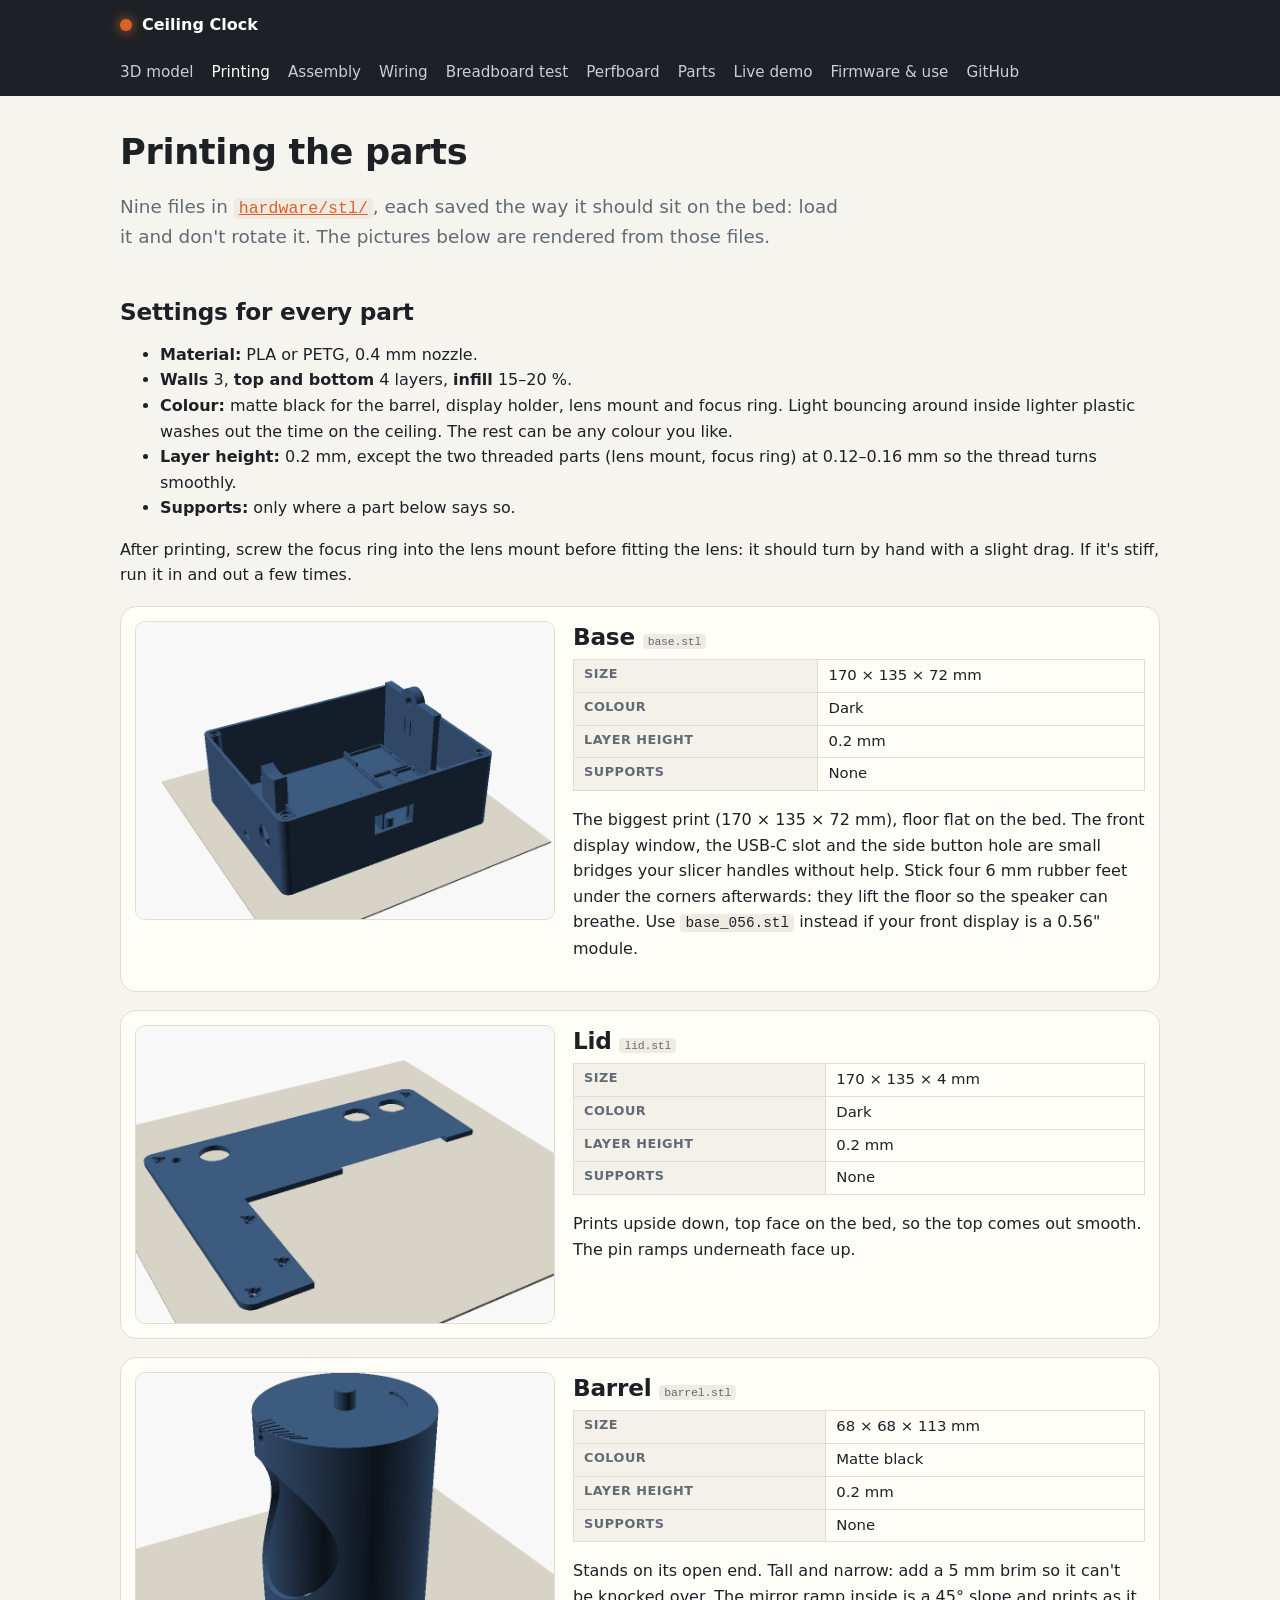
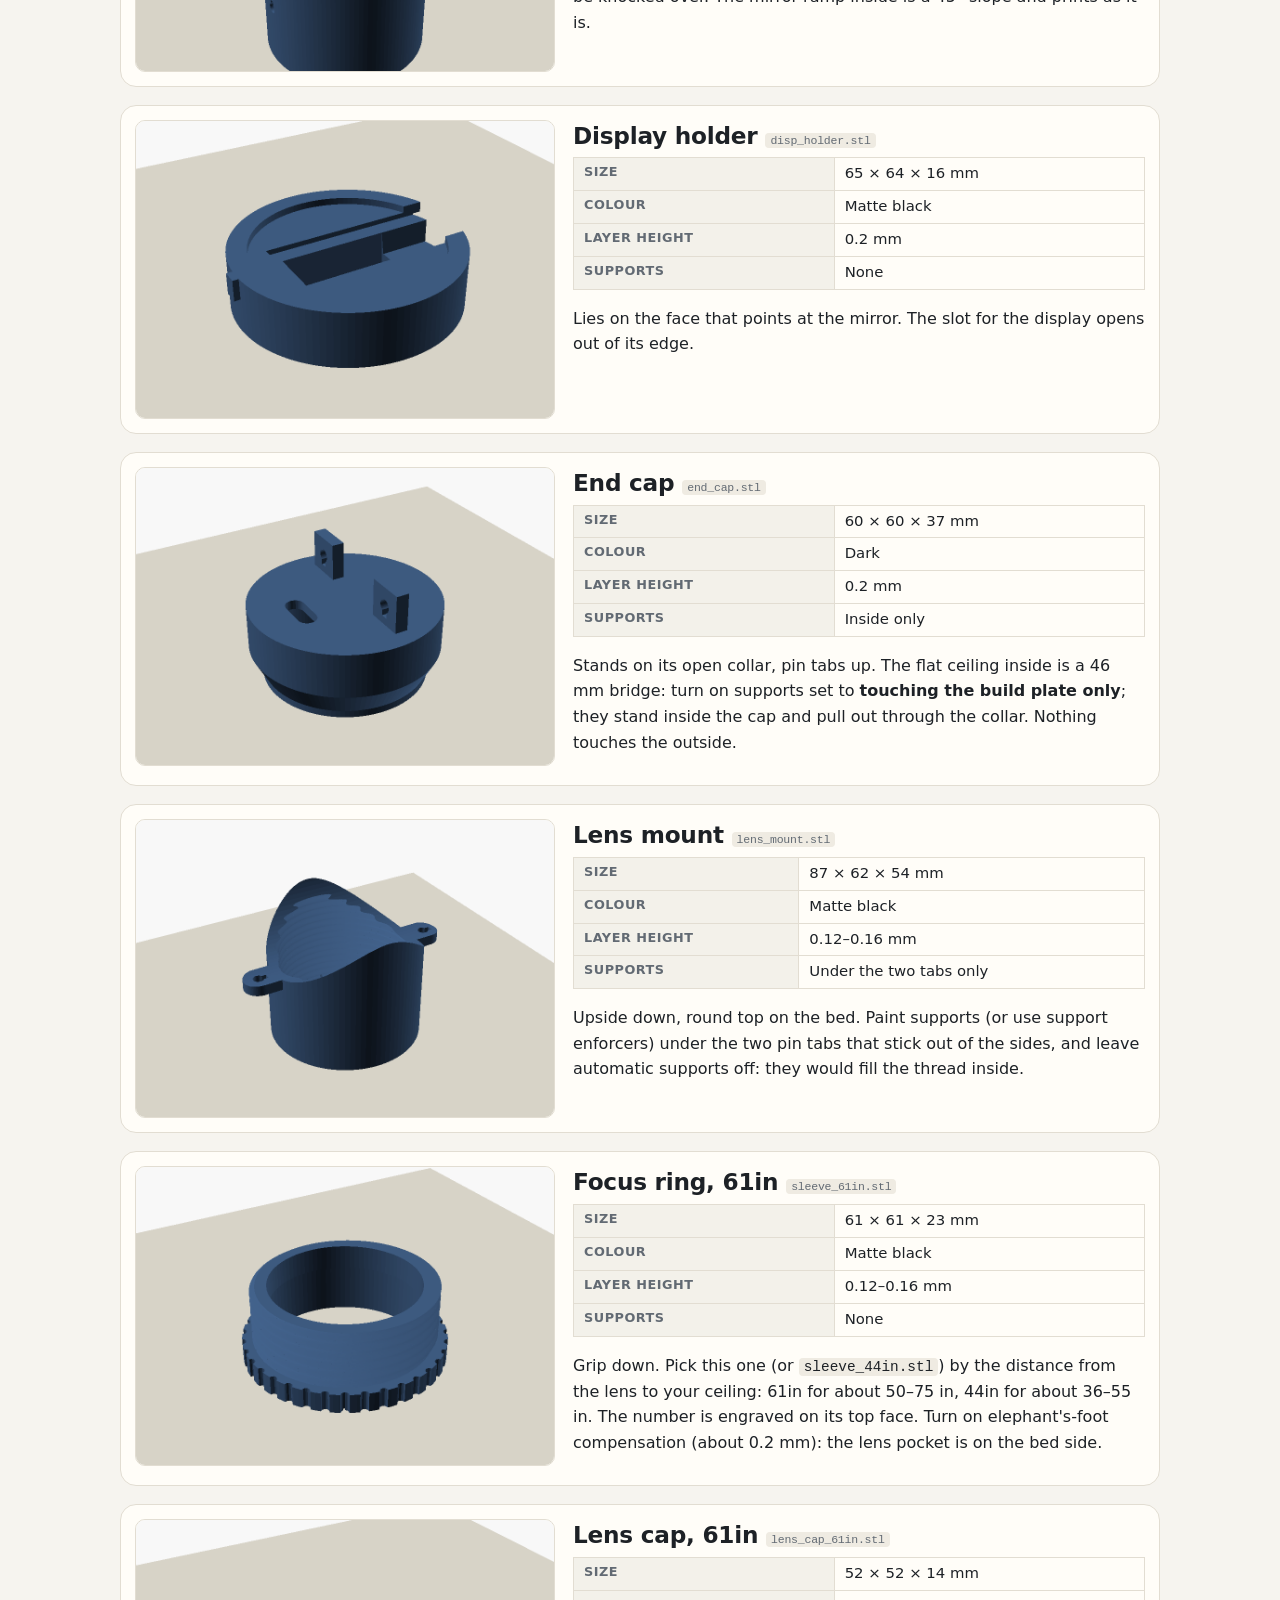
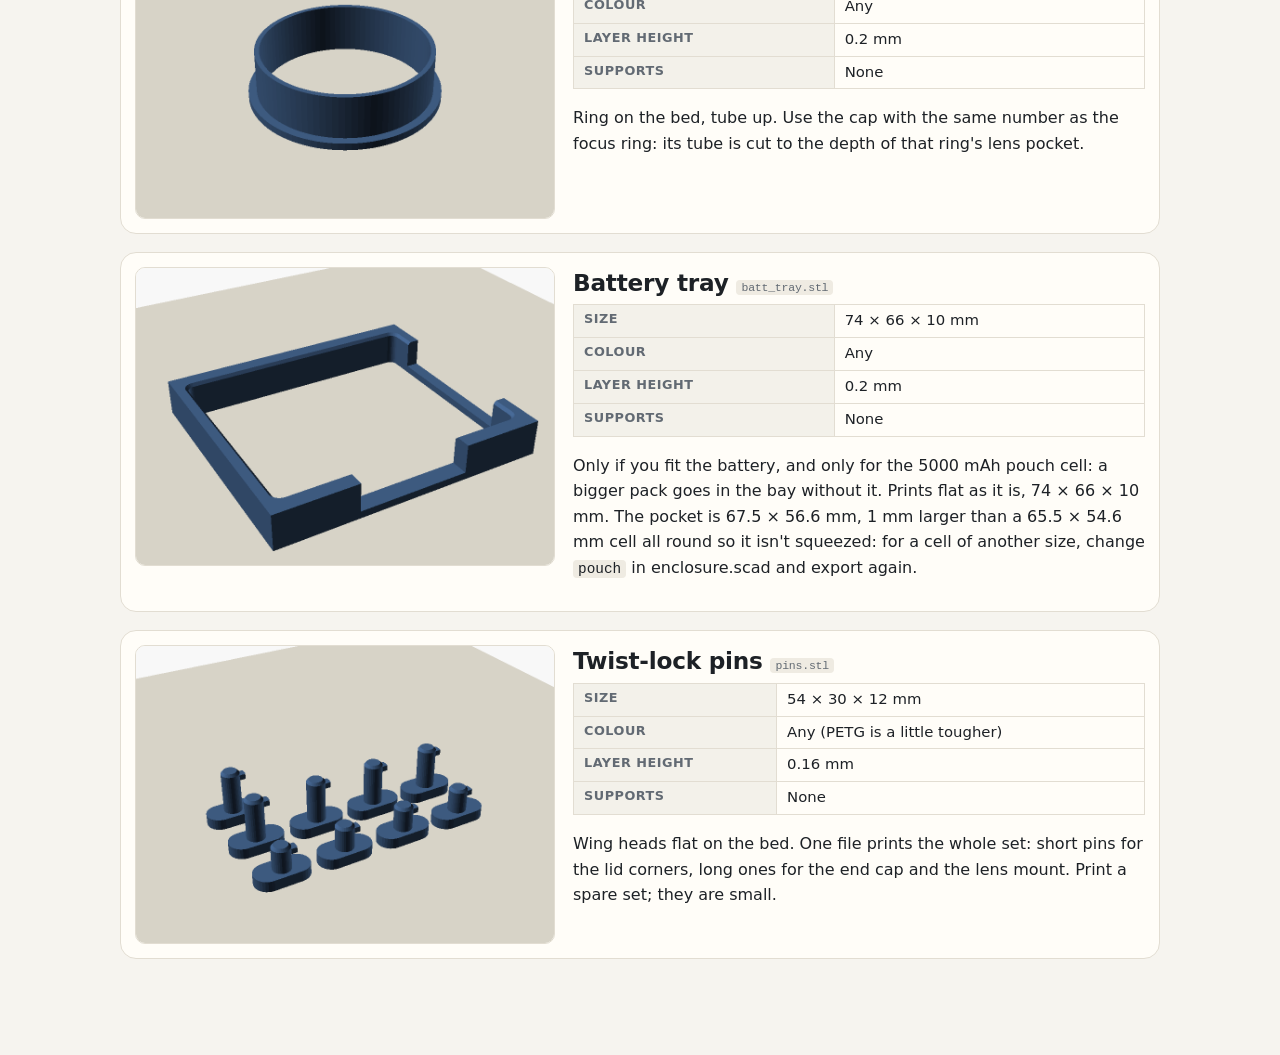
<file: docs/printing.html>
<!DOCTYPE html>
<html lang="en"><head>
<meta charset="utf-8"><meta name="viewport" content="width=device-width,initial-scale=1">
<title>Printing · Ceiling Clock</title>
<link rel="stylesheet" href="style.css?v=20261030w">
<style>
.pp{display:grid;grid-template-columns:minmax(260px,420px) 1fr;gap:18px;border:1px solid var(--line);border-radius:16px;padding:14px;margin:18px 0;background:var(--paper)}
.pp img{width:100%;border-radius:10px;border:1px solid var(--line);background:#fff}
.pp h2{margin:2px 0 8px}.pp h2 small{font-weight:400;color:var(--mut);font-size:.8rem}
.pins{border-collapse:collapse;margin:6px 0 10px}.pins td,.pins th{border:1px solid var(--line);padding:4px 10px;text-align:left}.pins th{background:#f3f1ea;font-weight:600}
@media (max-width:720px){.pp{grid-template-columns:1fr}}
</style>
</head><body>
<header class="site"><div class="in">
<a class="brand" href="index.html"><span class="dot"></span>Ceiling Clock</a>
<nav><a href="index.html">3D model</a><a href="printing.html" class="on">Printing</a><a href="assembly.html">Assembly</a><a href="wiring.html">Wiring</a><a href="breadboard.html">Breadboard test</a><a href="perfboard.html">Perfboard</a><a href="parts.html">Parts</a><a href="demo/">Live demo</a><a href="firmware.html">Firmware &amp; use</a><a href="https://github.com/ScottYates/ceilingclock">GitHub</a></nav>
</div></header>
<main class="in">
<h1>Printing the parts</h1>
<p class="lead">Nine files in <a href="https://github.com/ScottYates/ceilingclock/tree/main/hardware/stl"><code>hardware/stl/</code></a>, each saved the way it should sit on the bed: load it and don't rotate it. The pictures below are rendered from those files.</p>
<h2>Settings for every part</h2>
<ul>
<li><b>Material:</b> PLA or PETG, 0.4 mm nozzle.</li>
<li><b>Walls</b> 3, <b>top and bottom</b> 4 layers, <b>infill</b> 15–20 %.</li>
<li><b>Colour:</b> matte black for the barrel, display holder, lens mount and focus ring. Light bouncing around inside lighter plastic washes out the time on the ceiling. The rest can be any colour you like.</li>
<li><b>Layer height:</b> 0.2 mm, except the two threaded parts (lens mount, focus ring) at 0.12–0.16 mm so the thread turns smoothly.</li>
<li><b>Supports:</b> only where a part below says so.</li>
</ul>
<p>After printing, screw the focus ring into the lens mount before fitting the lens: it should turn by hand with a slight drag. If it's stiff, run it in and out a few times.</p>

<section class="pp">
  <img src="img/print-base.png?v=20261120c" alt="Base on the print bed" loading="lazy">
  <div><h2>Base <small><code>base.stl</code></small></h2>
  <table class="pins"><tr><th>Size</th><td>170 × 135 × 72 mm</td></tr><tr><th>Colour</th><td>Dark</td></tr>
  <tr><th>Layer height</th><td>0.2 mm</td></tr><tr><th>Supports</th><td>None</td></tr></table>
  <p>The biggest print (170 × 135 × 72 mm), floor flat on the bed. The front display window, the USB-C slot and the side button hole are small bridges your slicer handles without help. Stick four 6 mm rubber feet under the corners afterwards: they lift the floor so the speaker can breathe. Use <code>base_056.stl</code> instead if your front display is a 0.56" module.</p></div>
</section>
<section class="pp">
  <img src="img/print-lid.png?v=20261120c" alt="Lid on the print bed" loading="lazy">
  <div><h2>Lid <small><code>lid.stl</code></small></h2>
  <table class="pins"><tr><th>Size</th><td>170 × 135 × 4 mm</td></tr><tr><th>Colour</th><td>Dark</td></tr>
  <tr><th>Layer height</th><td>0.2 mm</td></tr><tr><th>Supports</th><td>None</td></tr></table>
  <p>Prints upside down, top face on the bed, so the top comes out smooth. The pin ramps underneath face up.</p></div>
</section>
<section class="pp">
  <img src="img/print-barrel.png?v=20261120c" alt="Barrel on the print bed" loading="lazy">
  <div><h2>Barrel <small><code>barrel.stl</code></small></h2>
  <table class="pins"><tr><th>Size</th><td>68 × 68 × 113 mm</td></tr><tr><th>Colour</th><td>Matte black</td></tr>
  <tr><th>Layer height</th><td>0.2 mm</td></tr><tr><th>Supports</th><td>None</td></tr></table>
  <p>Stands on its open end. Tall and narrow: add a 5 mm brim so it can't be knocked over. The mirror ramp inside is a 45° slope and prints as it is.</p></div>
</section>
<section class="pp">
  <img src="img/print-disp_holder.png?v=20261120c" alt="Display holder on the print bed" loading="lazy">
  <div><h2>Display holder <small><code>disp_holder.stl</code></small></h2>
  <table class="pins"><tr><th>Size</th><td>65 × 64 × 16 mm</td></tr><tr><th>Colour</th><td>Matte black</td></tr>
  <tr><th>Layer height</th><td>0.2 mm</td></tr><tr><th>Supports</th><td>None</td></tr></table>
  <p>Lies on the face that points at the mirror. The slot for the display opens out of its edge.</p></div>
</section>
<section class="pp">
  <img src="img/print-end_cap.png?v=20261120c" alt="End cap on the print bed" loading="lazy">
  <div><h2>End cap <small><code>end_cap.stl</code></small></h2>
  <table class="pins"><tr><th>Size</th><td>60 × 60 × 37 mm</td></tr><tr><th>Colour</th><td>Dark</td></tr>
  <tr><th>Layer height</th><td>0.2 mm</td></tr><tr><th>Supports</th><td>Inside only</td></tr></table>
  <p>Stands on its open collar, pin tabs up. The flat ceiling inside is a 46 mm bridge: turn on supports set to <b>touching the build plate only</b>; they stand inside the cap and pull out through the collar. Nothing touches the outside.</p></div>
</section>
<section class="pp">
  <img src="img/print-lens_mount.png?v=20261120c" alt="Lens mount on the print bed" loading="lazy">
  <div><h2>Lens mount <small><code>lens_mount.stl</code></small></h2>
  <table class="pins"><tr><th>Size</th><td>87 × 62 × 54 mm</td></tr><tr><th>Colour</th><td>Matte black</td></tr>
  <tr><th>Layer height</th><td>0.12–0.16 mm</td></tr><tr><th>Supports</th><td>Under the two tabs only</td></tr></table>
  <p>Upside down, round top on the bed. Paint supports (or use support enforcers) under the two pin tabs that stick out of the sides, and leave automatic supports off: they would fill the thread inside.</p></div>
</section>
<section class="pp">
  <img src="img/print-sleeve_61in.png?v=20261120c" alt="Focus ring, 61in on the print bed" loading="lazy">
  <div><h2>Focus ring, 61in <small><code>sleeve_61in.stl</code></small></h2>
  <table class="pins"><tr><th>Size</th><td>61 × 61 × 23 mm</td></tr><tr><th>Colour</th><td>Matte black</td></tr>
  <tr><th>Layer height</th><td>0.12–0.16 mm</td></tr><tr><th>Supports</th><td>None</td></tr></table>
  <p>Grip down. Pick this one (or <code>sleeve_44in.stl</code>) by the distance from the lens to your ceiling: 61in for about 50–75 in, 44in for about 36–55 in. The number is engraved on its top face. Turn on elephant's-foot compensation (about 0.2 mm): the lens pocket is on the bed side.</p></div>
</section>
<section class="pp">
  <img src="img/print-lens_cap_61in.png?v=20261120c" alt="Lens cap, 61in on the print bed" loading="lazy">
  <div><h2>Lens cap, 61in <small><code>lens_cap_61in.stl</code></small></h2>
  <table class="pins"><tr><th>Size</th><td>52 × 52 × 14 mm</td></tr><tr><th>Colour</th><td>Any</td></tr>
  <tr><th>Layer height</th><td>0.2 mm</td></tr><tr><th>Supports</th><td>None</td></tr></table>
  <p>Ring on the bed, tube up. Use the cap with the same number as the focus ring: its tube is cut to the depth of that ring's lens pocket.</p></div>
</section>
<section class="pp">
  <img src="img/print-batt_tray.png?v=20261120c" alt="Battery tray on the print bed" loading="lazy">
  <div><h2>Battery tray <small><code>batt_tray.stl</code></small></h2>
  <table class="pins"><tr><th>Size</th><td>74 × 66 × 10 mm</td></tr><tr><th>Colour</th><td>Any</td></tr>
  <tr><th>Layer height</th><td>0.2 mm</td></tr><tr><th>Supports</th><td>None</td></tr></table>
  <p>Only if you fit the battery, and only for the 5000 mAh pouch cell: a bigger pack goes in the bay without it. Prints flat as it is, 74 × 66 × 10 mm. The pocket is 67.5 × 56.6 mm, 1 mm larger than a 65.5 × 54.6 mm cell all round so it isn't squeezed: for a cell of another size, change <code>pouch</code> in enclosure.scad and export again.</p></div>
</section>
<section class="pp">
  <img src="img/print-pins.png?v=20261120c" alt="Twist-lock pins on the print bed" loading="lazy">
  <div><h2>Twist-lock pins <small><code>pins.stl</code></small></h2>
  <table class="pins"><tr><th>Size</th><td>54 × 30 × 12 mm</td></tr><tr><th>Colour</th><td>Any (PETG is a little tougher)</td></tr>
  <tr><th>Layer height</th><td>0.16 mm</td></tr><tr><th>Supports</th><td>None</td></tr></table>
  <p>Wing heads flat on the bed. One file prints the whole set: short pins for the lid corners, long ones for the end cap and the lens mount. Print a spare set; they are small.</p></div>
</section>
</main></body></html>
</file>
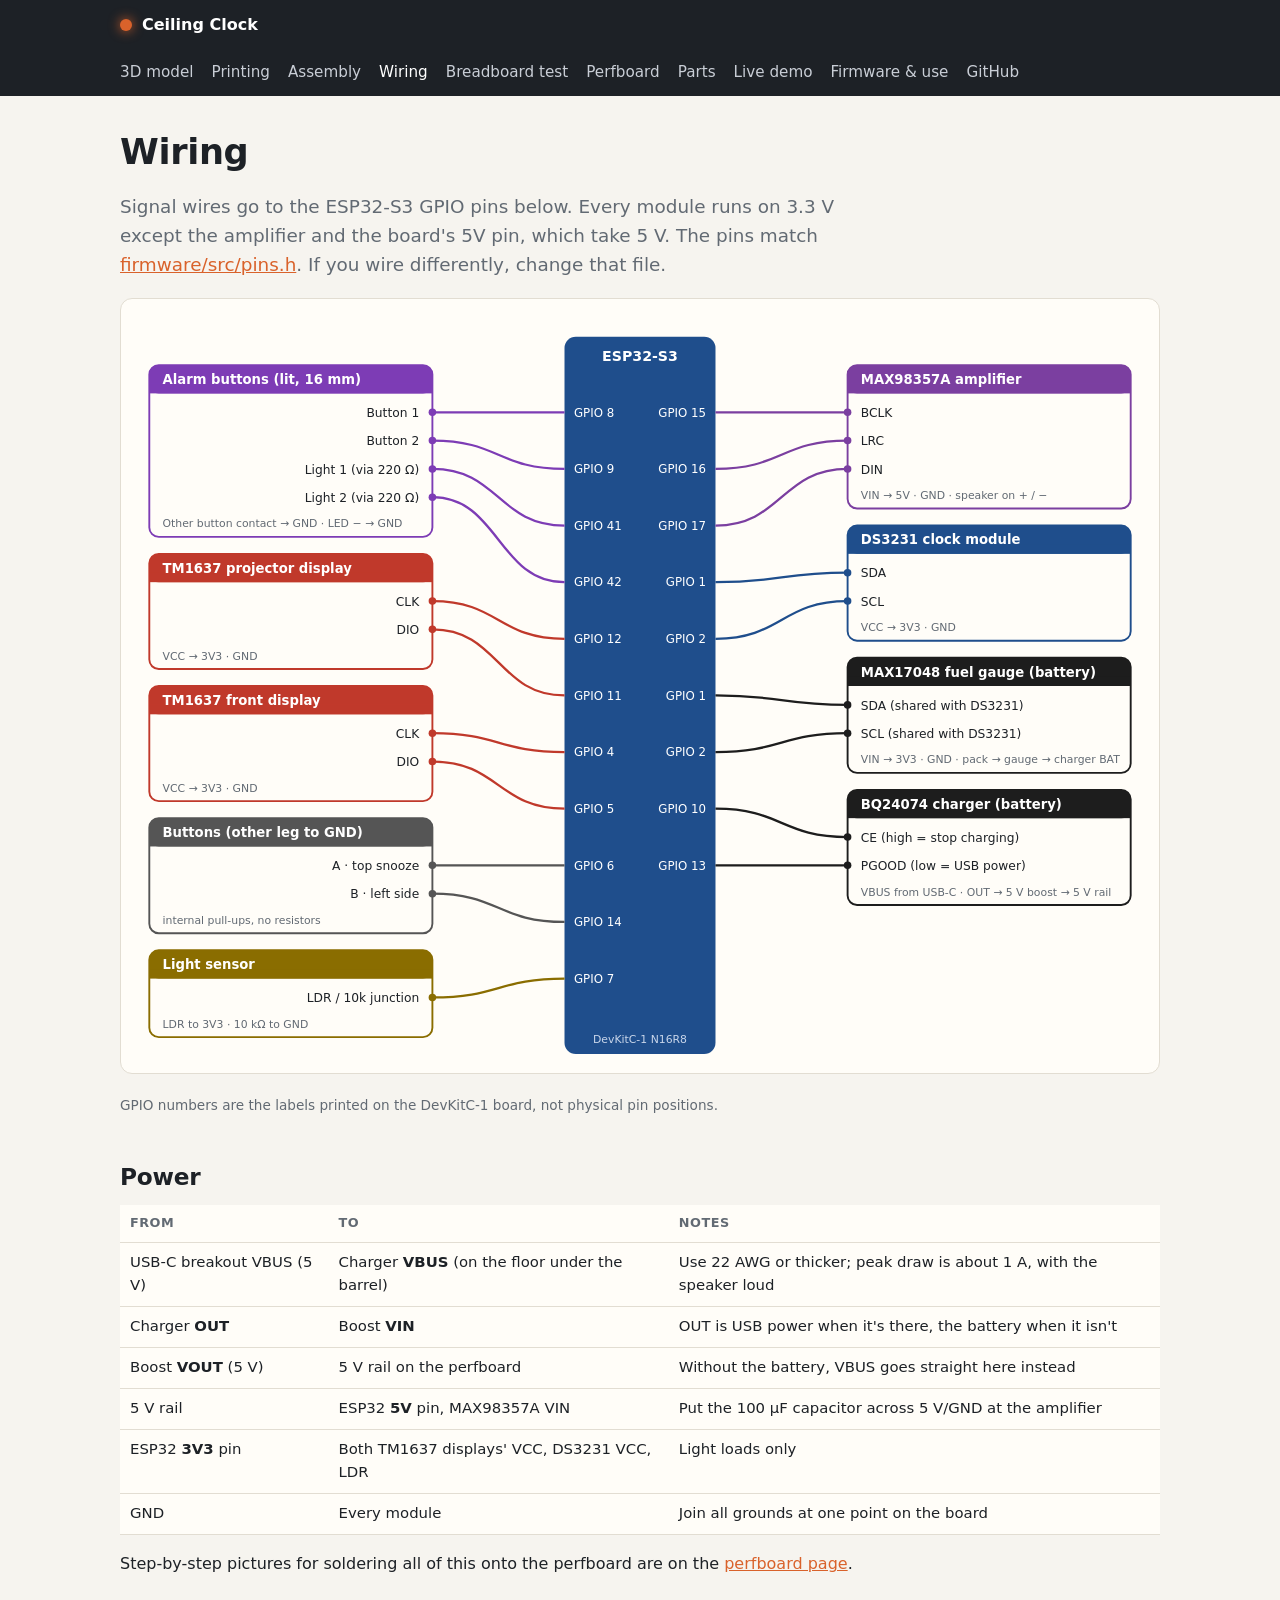
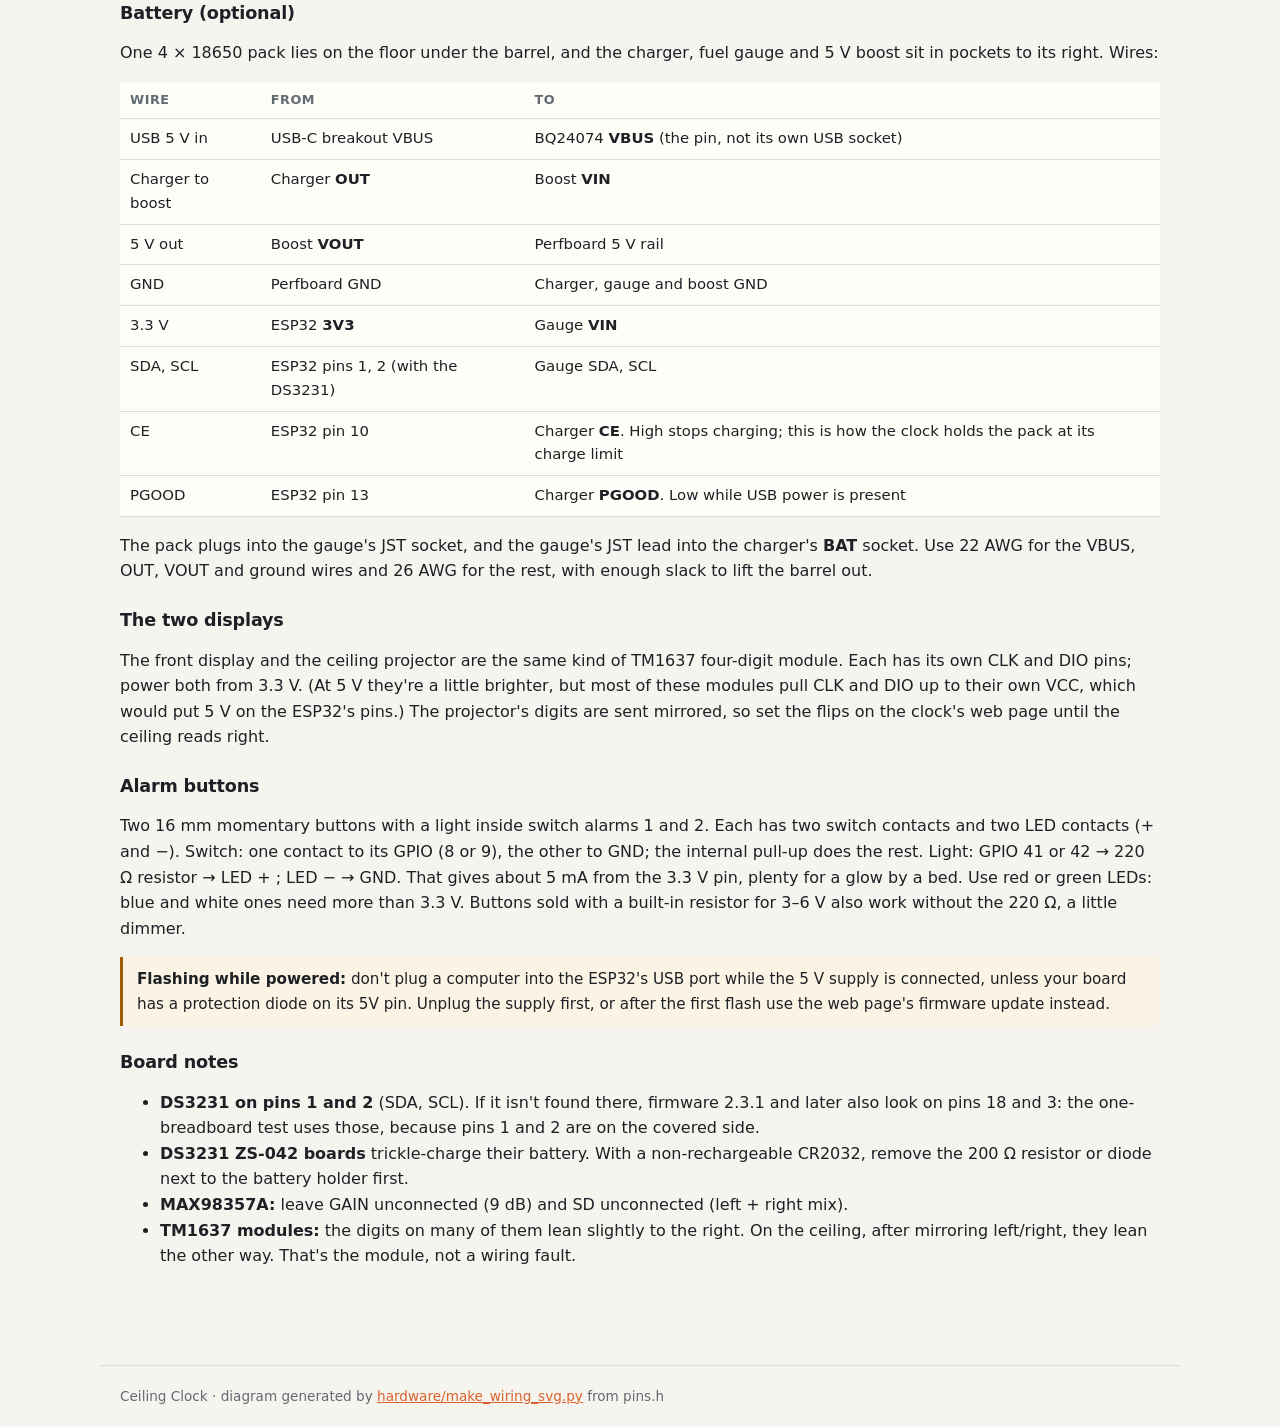
<file: docs/wiring.html>
<!DOCTYPE html>
<html lang="en"><head>
<meta charset="utf-8"><meta name="viewport" content="width=device-width,initial-scale=1">
<title>Wiring · Ceiling Clock</title>
<link rel="stylesheet" href="style.css?v=20261030v">
</head><body>
<header class="site"><div class="in">
<a class="brand" href="index.html"><span class="dot"></span>Ceiling Clock</a>
<nav><a href="index.html">3D model</a><a href="printing.html">Printing</a><a href="assembly.html">Assembly</a><a href="wiring.html" class="on">Wiring</a><a href="breadboard.html">Breadboard test</a><a href="perfboard.html">Perfboard</a><a href="parts.html">Parts</a><a href="demo/">Live demo</a><a href="firmware.html">Firmware &amp; use</a><a href="https://github.com/ScottYates/ceilingclock">GitHub</a></nav>
</div></header>
<main>
<h1>Wiring</h1>
<p class="lead">Signal wires go to the ESP32-S3 GPIO pins below. Every module runs on 3.3 V except the amplifier and the board's 5V pin, which take 5 V. The pins match <a href="https://github.com/ScottYates/ceilingclock/blob/main/firmware/src/pins.h">firmware/src/pins.h</a>. If you wire differently, change that file.</p>

<div class="wiring"><img src="img/wiring.svg" alt="Wiring diagram: each module's signal pins connected to ESP32-S3 GPIOs" style="width:100%;border:1px solid var(--line);border-radius:12px;background:var(--paper)"></div>
<p style="font-size:.85rem;color:var(--mut)">GPIO numbers are the labels printed on the DevKitC-1 board, not physical pin positions.</p>

<h2>Power</h2>
<table><thead><tr><th>From</th><th>To</th><th>Notes</th></tr></thead><tbody>
<tr><td>USB-C breakout VBUS (5 V)</td><td>Charger <b>VBUS</b> (on the floor under the barrel)</td><td>Use 22 AWG or thicker; peak draw is about 1 A, with the speaker loud</td></tr>
<tr><td>Charger <b>OUT</b></td><td>Boost <b>VIN</b></td><td>OUT is USB power when it's there, the battery when it isn't</td></tr>
<tr><td>Boost <b>VOUT</b> (5 V)</td><td>5 V rail on the perfboard</td><td>Without the battery, VBUS goes straight here instead</td></tr>
<tr><td>5 V rail</td><td>ESP32 <b>5V</b> pin, MAX98357A VIN</td><td>Put the 100 µF capacitor across 5 V/GND at the amplifier</td></tr>
<tr><td>ESP32 <b>3V3</b> pin</td><td>Both TM1637 displays' VCC, DS3231 VCC, LDR</td><td>Light loads only</td></tr>
<tr><td>GND</td><td>Every module</td><td>Join all grounds at one point on the board</td></tr>
</tbody></table>

<p>Step-by-step pictures for soldering all of this onto the perfboard are on the <a href="perfboard.html">perfboard page</a>.</p>

<h3 id="battery">Battery (optional)</h3>
<p>One 4 × 18650 pack lies on the floor under the barrel, and the charger, fuel gauge and 5 V boost sit in pockets to its right. Wires:</p>
<table><thead><tr><th>Wire</th><th>From</th><th>To</th></tr></thead><tbody>
<tr><td>USB 5 V in</td><td>USB-C breakout VBUS</td><td>BQ24074 <b>VBUS</b> (the pin, not its own USB socket)</td></tr>
<tr><td>Charger to boost</td><td>Charger <b>OUT</b></td><td>Boost <b>VIN</b></td></tr>
<tr><td>5 V out</td><td>Boost <b>VOUT</b></td><td>Perfboard 5 V rail</td></tr>
<tr><td>GND</td><td>Perfboard GND</td><td>Charger, gauge and boost GND</td></tr>
<tr><td>3.3 V</td><td>ESP32 <b>3V3</b></td><td>Gauge <b>VIN</b></td></tr>
<tr><td>SDA, SCL</td><td>ESP32 pins 1, 2 (with the DS3231)</td><td>Gauge SDA, SCL</td></tr>
<tr><td>CE</td><td>ESP32 pin 10</td><td>Charger <b>CE</b>. High stops charging; this is how the clock holds the pack at its charge limit</td></tr>
<tr><td>PGOOD</td><td>ESP32 pin 13</td><td>Charger <b>PGOOD</b>. Low while USB power is present</td></tr>
</tbody></table>
<p>The pack plugs into the gauge's JST socket, and the gauge's JST lead into the charger's <b>BAT</b> socket. Use 22 AWG for the VBUS, OUT, VOUT and ground wires and 26 AWG for the rest, with enough slack to lift the barrel out.</p>

<h3>The two displays</h3>
<p>The front display and the ceiling projector are the same kind of TM1637 four-digit module. Each has its own CLK and DIO pins; power both from 3.3 V. (At 5 V they're a little brighter, but most of these modules pull CLK and DIO up to their own VCC, which would put 5 V on the ESP32's pins.) The projector's digits are sent mirrored, so set the flips on the clock's web page until the ceiling reads right.</p>

<h3>Alarm buttons</h3>
<p>Two 16 mm momentary buttons with a light inside switch alarms 1 and 2. Each has two switch contacts and two LED contacts (+ and −). Switch: one contact to its GPIO (8 or 9), the other to GND; the internal pull-up does the rest. Light: GPIO 41 or 42 → 220 Ω resistor → LED + ; LED − → GND. That gives about 5 mA from the 3.3 V pin, plenty for a glow by a bed. Use red or green LEDs: blue and white ones need more than 3.3 V. Buttons sold with a built-in resistor for 3–6 V also work without the 220 Ω, a little dimmer.</p>

<div class="note"><b>Flashing while powered:</b> don't plug a computer into the ESP32's USB port while the 5 V supply is connected, unless your board has a protection diode on its 5V pin. Unplug the supply first, or after the first flash use the web page's firmware update instead.</div>

<h3>Board notes</h3>
<ul>
<li><b>DS3231 on pins 1 and 2</b> (SDA, SCL). If it isn't found there, firmware 2.3.1 and later also look on pins 18 and 3: the one-breadboard test uses those, because pins 1 and 2 are on the covered side.</li>
<li><b>DS3231 ZS-042 boards</b> trickle-charge their battery. With a non-rechargeable CR2032, remove the 200 Ω resistor or diode next to the battery holder first.</li>
<li><b>MAX98357A:</b> leave GAIN unconnected (9 dB) and SD unconnected (left + right mix).</li>
<li><b>TM1637 modules:</b> the digits on many of them lean slightly to the right. On the ceiling, after mirroring left/right, they lean the other way. That's the module, not a wiring fault.</li>
</ul>
</main>
<footer>Ceiling Clock · diagram generated by <a href="https://github.com/ScottYates/ceilingclock/blob/main/hardware/make_wiring_svg.py">hardware/make_wiring_svg.py</a> from pins.h</footer>
</body></html>
</file>
<file: docs/style.css>
:root {
  --bg: #f6f4ef; --paper: #fffdf8; --ink: #1d2126; --mut: #626a73; --line: #e2ddd2;
  --acc: #d9622b; --acc-ink: #fff; --code: #efebe2; --ok: #2f8f5b; --warn: #a15c00;
  --max: 1080px;
}
* { box-sizing: border-box; }
html { -webkit-text-size-adjust: 100%; }
body { margin: 0; background: var(--bg); color: var(--ink); font: 16px/1.6 ui-sans-serif, system-ui, -apple-system, "Segoe UI", sans-serif; }
a { color: var(--acc); }
code { background: var(--code); padding: 1px 5px; border-radius: 4px; font-size: .9em; }
h1, h2, h3 { line-height: 1.2; letter-spacing: -.01em; }
h1 { font-size: 2.2rem; margin: .2em 0 .3em; }
h2 { font-size: 1.45rem; margin: 2em 0 .6em; }
h3 { font-size: 1.1rem; margin: 1.5em 0 .4em; }
table { border-collapse: collapse; width: 100%; font-size: .93rem; background: var(--paper); }
th, td { text-align: left; padding: 8px 10px; border-bottom: 1px solid var(--line); vertical-align: top; }
th { font-weight: 600; color: var(--mut); font-size: .8rem; text-transform: uppercase; letter-spacing: .04em; }

header.site { background: var(--ink); color: #fff; }
header.site .in { max-width: var(--max); margin: auto; padding: 12px 20px; display: flex; gap: 22px; align-items: center; flex-wrap: wrap; }
header.site .brand { font-weight: 700; color: #fff; text-decoration: none; display: flex; align-items: center; gap: 10px; }
header.site .brand span.dot { width: 12px; height: 12px; border-radius: 50%; background: var(--acc); box-shadow: 0 0 12px var(--acc); }
header.site nav { display: flex; gap: 18px; flex-wrap: wrap; }
header.site nav a { color: #c9ced6; text-decoration: none; font-size: .95rem; }
header.site nav a:hover, header.site nav a.on { color: #fff; }

main { max-width: var(--max); margin: auto; padding: 28px 20px 80px; }
.lead { font-size: 1.15rem; color: var(--mut); max-width: 720px; }
.card { background: var(--paper); border: 1px solid var(--line); border-radius: 12px; padding: 18px 20px; }
.grid3 { display: grid; grid-template-columns: repeat(auto-fit, minmax(220px, 1fr)); gap: 14px; }
.grid3 .card h3 { margin-top: 0; }
.btn { display: inline-block; background: var(--acc); color: var(--acc-ink); padding: 10px 16px; border-radius: 8px; text-decoration: none; font-weight: 600; border: 0; font: inherit; font-weight: 600; cursor: pointer; }
.btn.ghost { background: transparent; color: var(--ink); border: 1px solid var(--line); }
.note { border-left: 3px solid var(--warn); background: #fbf3e4; padding: 10px 14px; border-radius: 0 8px 8px 0; font-size: .95rem; }

/* 3D viewer */
.viewer-wrap { display: grid; grid-template-columns: 1fr 260px; gap: 14px; margin: 22px 0; }
.viewer { position: relative; height: 560px; border-radius: 12px; overflow: hidden; border: 1px solid var(--line); background: var(--bg); }
.viewer canvas { display: block; touch-action: none; }
.viewer .hint { position: absolute; left: 12px; bottom: 10px; font-size: .8rem; color: var(--mut); pointer-events: none; }
.viewer .loading { position: absolute; inset: 0; display: grid; place-items: center; color: var(--mut); }
.panel { background: var(--paper); border: 1px solid var(--line); border-radius: 12px; padding: 14px; font-size: .9rem; max-height: 560px; overflow: auto; }
.panel label.range { display: block; font-weight: 600; margin-bottom: 4px; }
.panel input[type=range] { width: 100%; accent-color: var(--acc); }
.legend { list-style: none; margin: 10px 0 0; padding: 0; }
.legend li { display: flex; align-items: center; gap: 8px; padding: 4px 6px; border-radius: 6px; cursor: pointer; }
.legend li:hover, .legend li.on { background: #f1ece2; }
.legend .sw { width: 12px; height: 12px; border-radius: 3px; flex: none; border: 1px solid rgba(0,0,0,.15); }
.legend .k { margin-left: auto; color: var(--mut); font-size: .75rem; }
.legend h4 { margin: 12px 0 4px; font-size: .75rem; text-transform: uppercase; letter-spacing: .05em; color: var(--mut); }

/* steps */
.step { display: grid; grid-template-columns: 420px 1fr; gap: 24px; padding: 26px 0; border-top: 1px solid var(--line); }
.step img { width: 100%; border-radius: 10px; border: 1px solid var(--line); background: var(--paper); }
.step .num { color: var(--acc); font-weight: 700; font-size: .85rem; letter-spacing: .05em; text-transform: uppercase; }
.step h2 { margin: .1em 0 .5em; }
.step ul, .step ol { padding-left: 1.3em; }
.step li { margin: .3em 0; }

/* parts */
.cartbar { position: sticky; top: 0; z-index: 2; background: var(--paper); border: 1px solid var(--line); border-radius: 12px; padding: 12px 16px; display: flex; gap: 14px; align-items: center; flex-wrap: wrap; margin: 18px 0; }
.cartbar .sum { color: var(--mut); }
tr.off td { color: #a6a9ad; }
td.chk { width: 34px; }
td .alt { color: var(--mut); font-size: .82rem; }

.wiring svg { width: 100%; height: auto; background: var(--paper); border: 1px solid var(--line); border-radius: 12px; }

footer { max-width: var(--max); margin: auto; padding: 20px; color: var(--mut); font-size: .85rem; border-top: 1px solid var(--line); }

@media (max-width: 860px) {
  .viewer-wrap { grid-template-columns: 1fr; }
  .viewer { height: 420px; }
  .panel { max-height: none; }
  .step { grid-template-columns: 1fr; }
}
</file>
